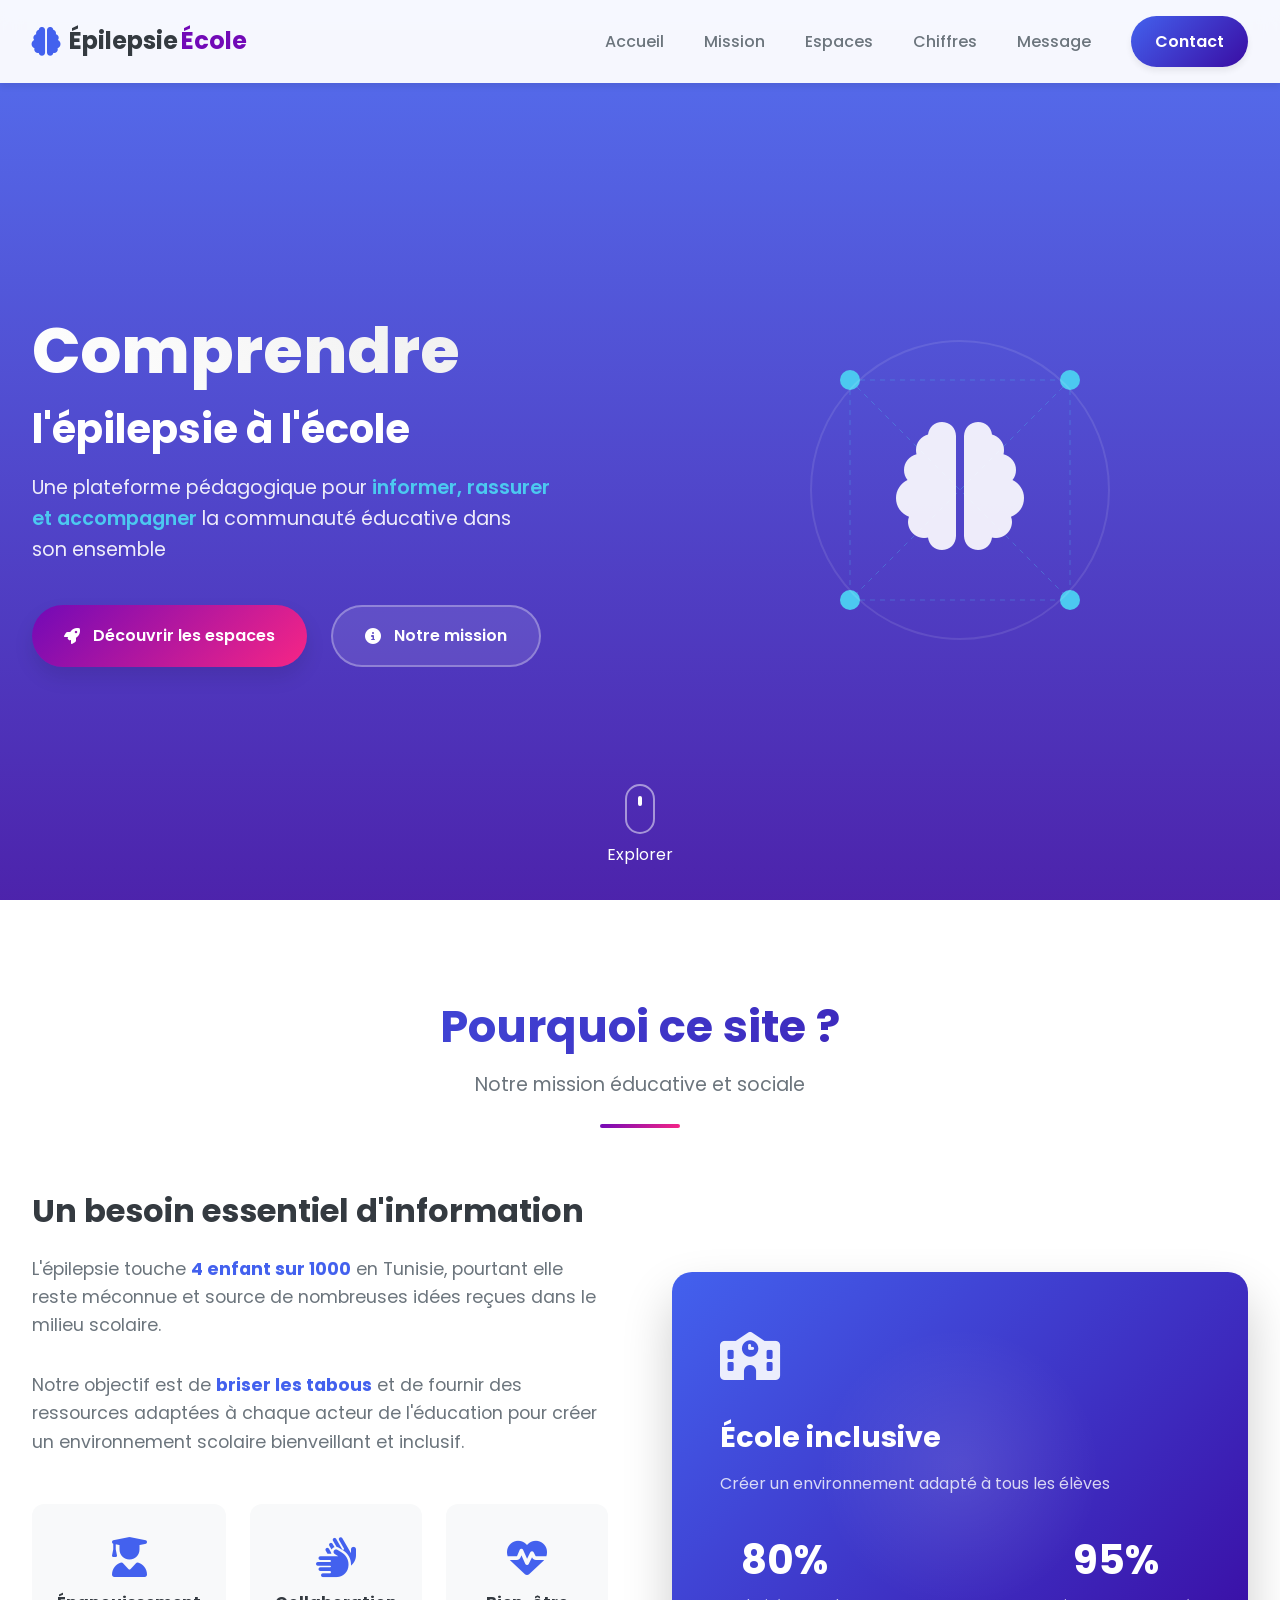
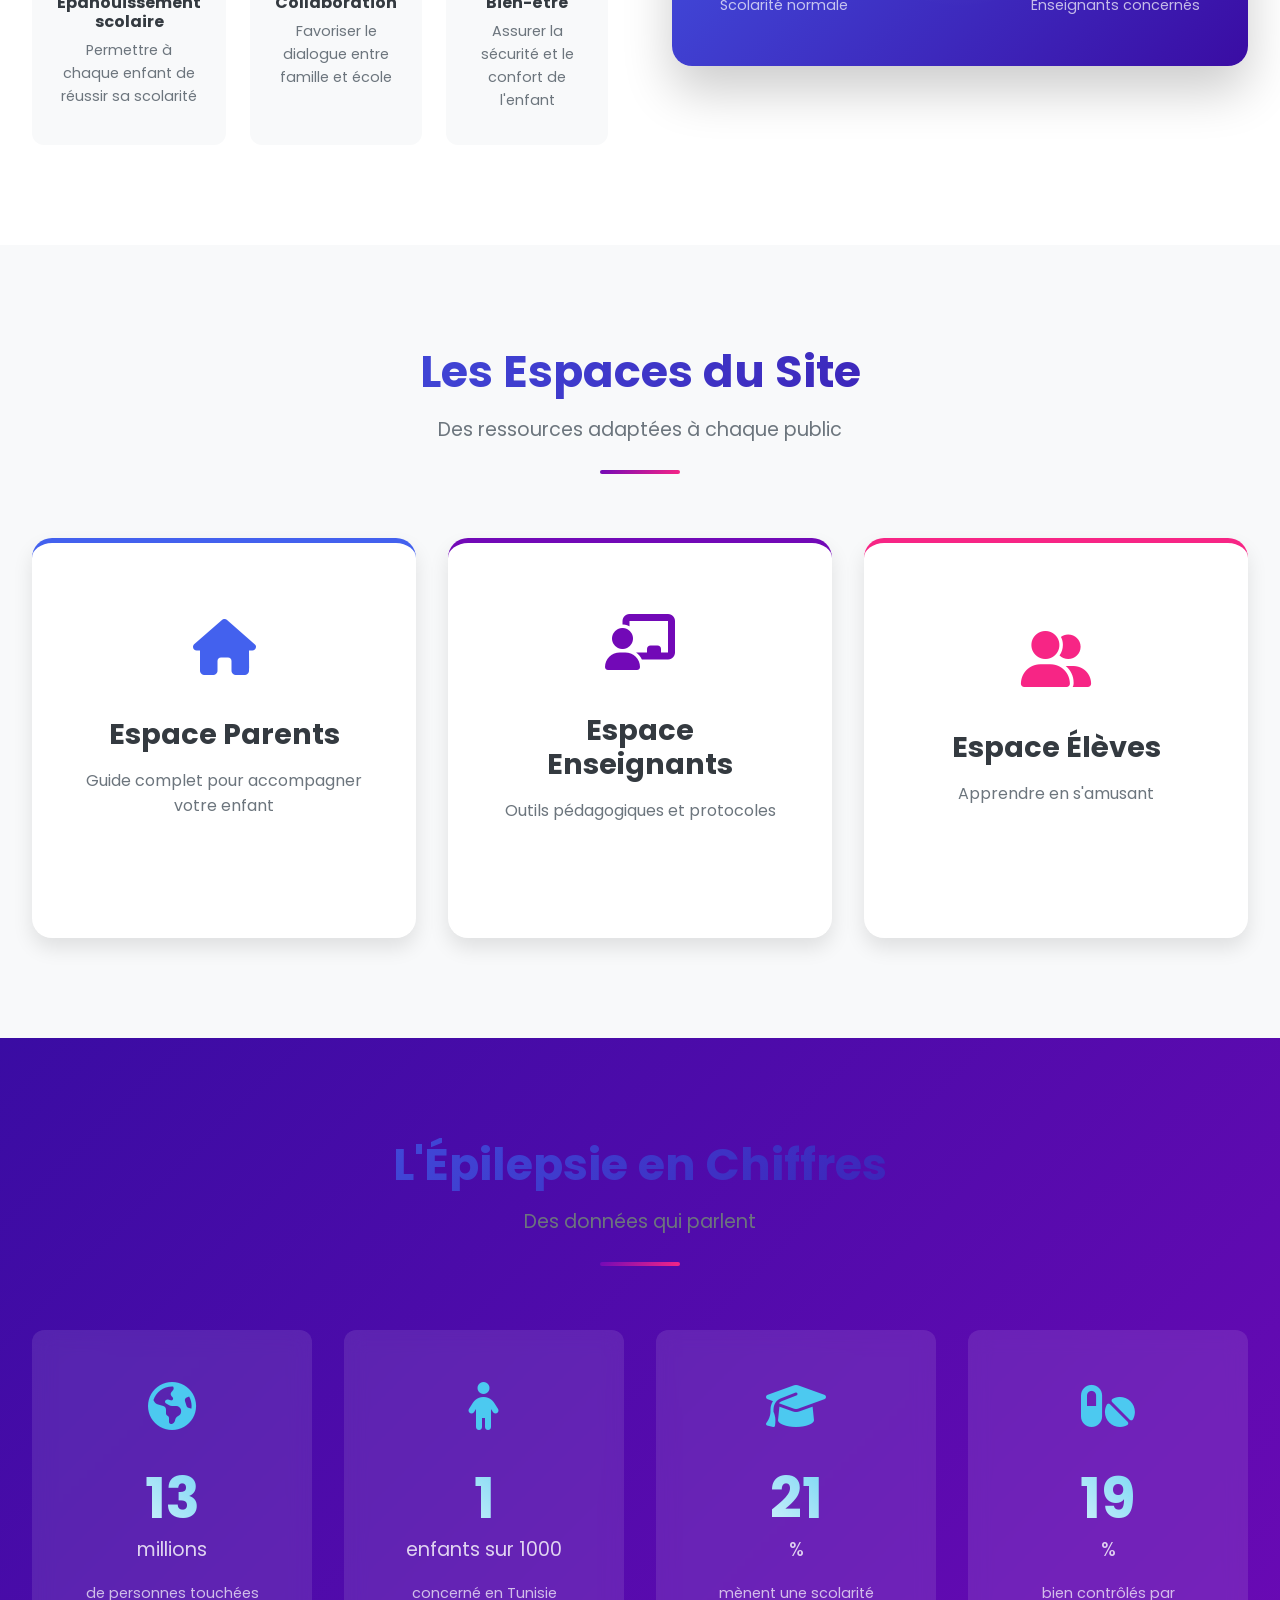
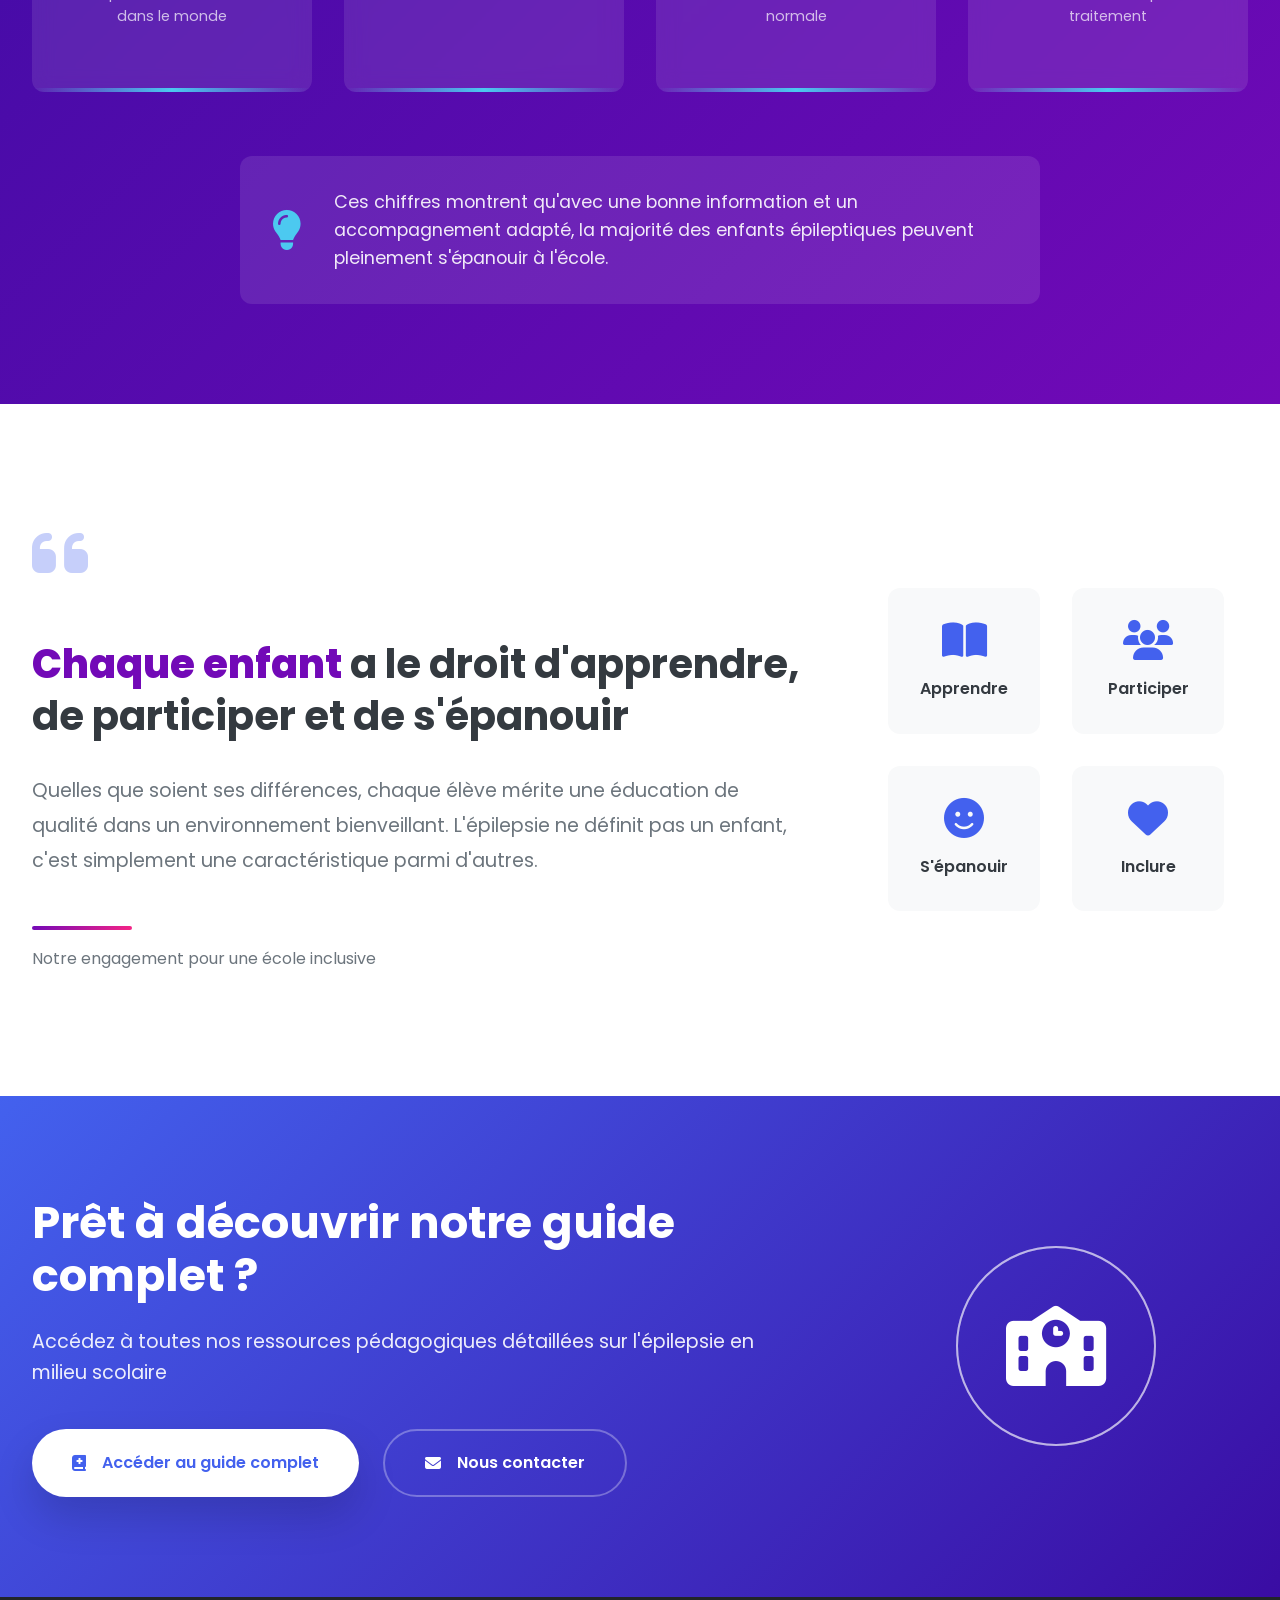
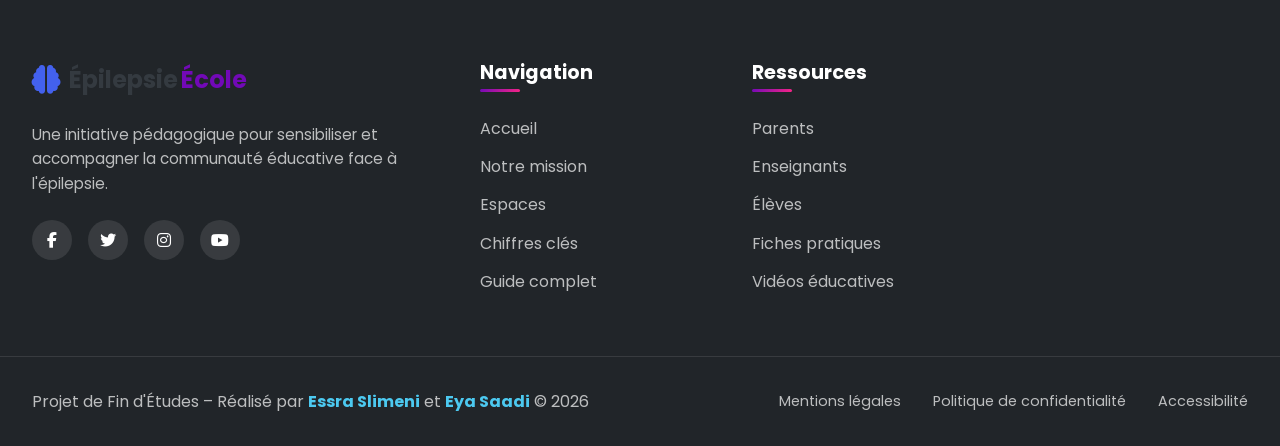
<file: index.html>
<!DOCTYPE html>
<html lang="fr">
<head>
    <meta charset="UTF-8">
    <meta name="viewport" content="width=device-width, initial-scale=1.0">
    <title>Épilepsie à l'École | Accueil</title>
    <link rel="icon" type="image/png" href="assets/icons/favicon-epilepsi.png">
    <link rel="stylesheet" href="css/accueil.css">
    <link href="https://fonts.googleapis.com/css2?family=Poppins:wght@300;400;500;600;700;800&family=Montserrat:wght@400;500;600&display=swap" rel="stylesheet">
    <link rel="stylesheet" href="https://cdnjs.cloudflare.com/ajax/libs/font-awesome/6.4.0/css/all.min.css">
    <link rel="stylesheet" href="https://cdnjs.cloudflare.com/ajax/libs/animate.css/4.1.1/animate.min.css">
</head>
<body>

    <!-- Navigation -->
    <nav class="navbar">
        <div class="nav-container">
            <a href="index.html" class="logo">
                <i class="fas fa-brain"></i>
                <span>Épilepsie<span class="logo-highlight">École</span></span>
            </a>
            <div class="nav-links">
                <a href="#home" class="nav-link active">Accueil</a>
                <a href="#pourquoi" class="nav-link">Mission</a>
                <a href="#espaces" class="nav-link">Espaces</a>
                <a href="#stats" class="nav-link">Chiffres</a>
                <a href="#message" class="nav-link">Message</a>
                <a href="#contact" class="nav-btn">Contact</a>
            </div>
            <button class="menu-toggle">
                <i class="fas fa-bars"></i>
            </button>
        </div>
    </nav>

    <!-- Hero Section -->
    <header class="hero" id="home">
        <div class="hero-overlay">
            <div class="hero-content">
                <div class="hero-text">
                    <h1 class="animate__animated animate__fadeInDown">
                        <span class="hero-title">Comprendre</span>
                        <span class="hero-subtitle">l'épilepsie à l'école</span>
                    </h1>
                    <p class="hero-description animate__animated animate__fadeInUp">
                        Une plateforme pédagogique pour <span class="highlight">informer, rassurer et accompagner</span> 
                        la communauté éducative dans son ensemble
                    </p>
                    <div class="hero-buttons animate__animated animate__fadeInUp">
                        <a href="#espaces" class="btn-primary">
                            <i class="fas fa-rocket"></i> Découvrir les espaces
                        </a>
                        <a href="#pourquoi" class="btn-secondary">
                            <i class="fas fa-info-circle"></i> Notre mission
                        </a>
                    </div>
                </div>
                <div class="hero-visual">
                    <div class="brain-animation">
                        <div class="neuron" style="--delay: 0s"></div>
                        <div class="neuron" style="--delay: 0.5s"></div>
                        <div class="neuron" style="--delay: 1s"></div>
                        <div class="neuron" style="--delay: 1.5s"></div>
                        <div class="pulse-circle"></div>
                        <div class="brain-icon">
                            <i class="fas fa-brain"></i>
                        </div>
                    </div>
                </div>
            </div>
            <a href="#pourquoi" class="scroll-indicator">
                <div class="mouse">
                    <div class="wheel"></div>
                </div>
                <span>Explorer</span>
            </a>
        </div>
    </header>

    <!-- Section Pourquoi -->
    <section class="pourquoi" id="pourquoi">
        <div class="section-header">
            <h2 class="section-title">Pourquoi ce site ?</h2>
            <p class="section-subtitle">Notre mission éducative et sociale</p>
            <div class="section-divider"></div>
        </div>
        <div class="pourquoi-content">
            <div class="pourquoi-text">
                <h3>Un besoin essentiel d'information</h3>
                <p>
                    L'épilepsie touche <strong>4 enfant sur 1000</strong> en Tunisie, pourtant elle reste méconnue et source de nombreuses idées reçues dans le milieu scolaire.
                </p>
                <p>
                    Notre objectif est de <strong>briser les tabous</strong> et de fournir des ressources adaptées à chaque acteur de l'éducation pour créer un environnement scolaire bienveillant et inclusif.
                </p>
                <div class="objectifs-grid">
                    <div class="objectif">
                        <i class="fas fa-user-graduate"></i>
                        <h4>Épanouissement scolaire</h4>
                        <p>Permettre à chaque enfant de réussir sa scolarité</p>
                    </div>
                    <div class="objectif">
                        <i class="fas fa-hands"></i>
                        <h4>Collaboration</h4>
                        <p>Favoriser le dialogue entre famille et école</p>
                    </div>
                    <div class="objectif">
                        <i class="fas fa-heartbeat"></i>
                        <h4>Bien-être</h4>
                        <p>Assurer la sécurité et le confort de l'enfant</p>
                    </div>
                </div>
            </div>
            <div class="pourquoi-visual">
                <div class="visual-card">
                    <div class="visual-content">
                        <div class="visual-icon">
                            <i class="fas fa-school"></i>
                        </div>
                        <h4>École inclusive</h4>
                        <p>Créer un environnement adapté à tous les élèves</p>
                        <div class="visual-stats">
                            <div class="stat">
                                <span class="number">80%</span>
                                <span class="label">Scolarité normale</span>
                            </div>
                            <div class="stat">
                                <span class="number">95%</span>
                                <span class="label">Enseignants concernés</span>
                            </div>
                        </div>
                    </div>
                </div>
            </div>
        </div>
    </section>

    <!-- Section Espaces -->
    <section class="espaces" id="espaces">
        <div class="section-header">
            <h2 class="section-title">Les Espaces du Site</h2>
            <p class="section-subtitle">Des ressources adaptées à chaque public</p>
            <div class="section-divider"></div>
        </div>
        <div class="espaces-container">

            <!-- Carte Parents -->
            <div class="espace-card parents-card">
                <div class="card-inner">
                    <div class="card-front">
                        <div class="card-icon"><i class="fas fa-home"></i></div>
                        <h3>Espace Parents</h3>
                        <p>Guide complet pour accompagner votre enfant</p>
                        <div class="card-hover"><span>Cliquez pour explorer</span> <i class="fas fa-chevron-right"></i></div>
                    </div>
                    <div class="card-back">
                        <h4>Ce que vous trouverez :</h4>
                        <ul>
                            <li><i class="fas fa-stethoscope"></i> Informations médicales</li>
                            <li><i class="fas fa-comments"></i> Conseils psychologiques</li>
                            <li><i class="fas fa-gavel"></i> Droits et démarches</li>
                            <li><i class="fas fa-handshake"></i> Collaboration école</li>
                        </ul>
                        <a href="espace-parents.html" class="card-action" data-target="parents">Accéder à l'espace</a>
                    </div>
                </div>
            </div>

            <!-- Carte Enseignants -->
            <div class="espace-card teachers-card">
                <div class="card-inner">
                    <div class="card-front">
                        <div class="card-icon"><i class="fas fa-chalkboard-teacher"></i></div>
                        <h3>Espace Enseignants</h3>
                        <p>Outils pédagogiques et protocoles</p>
                        <div class="card-hover"><span>Cliquez pour explorer</span> <i class="fas fa-chevron-right"></i></div>
                    </div>
                    <div class="card-back">
                        <h4>Ce que vous trouverez :</h4>
                        <ul>
                            <li><i class="fas fa-file-alt"></i> Fiches pédagogiques</li>
                            <li><i class="fas fa-first-aid"></i> Gestes d'urgence</li>
                            <li><i class="fas fa-user-friends"></i> Inclusion en classe</li>
                            <li><i class="fas fa-tools"></i> Adaptations pratiques</li>
                        </ul>
                        <a href="espace-enseignants.html" class="card-action" data-target="enseignants">Accéder à l'espace</a>
                    </div>
                </div>
            </div>

            <!-- Carte Élèves -->
            <div class="espace-card students-card">
                <div class="card-inner">
                    <div class="card-front">
                        <div class="card-icon"><i class="fas fa-user-friends"></i></div>
                        <h3>Espace Élèves</h3>
                        <p>Apprendre en s'amusant</p>
                        <div class="card-hover"><span>Cliquez pour explorer</span> <i class="fas fa-chevron-right"></i></div>
                    </div>
                    <div class="card-back">
                        <h4>Ce que vous trouverez :</h4>
                        <ul>
                            <li><i class="fas fa-book"></i> Histoires illustrées</li>
                            <li><i class="fas fa-gamepad"></i> Jeux éducatifs</li>
                            <li><i class="fas fa-video"></i> Vidéos explicatives</li>
                            <li><i class="fas fa-heart"></i> Développer l'empathie</li>
                        </ul>
                        <a href="espace-eleves.html" class="card-action" data-target="eleves">Accéder à l'espace</a>
                    </div>
                </div>
            </div>

        </div>
    </section>

    <!-- Section Statistiques Animées -->
    <section class="stats-section" id="stats">
        <div class="section-header">
            <h2 class="section-title">L'Épilepsie en Chiffres</h2>
            <p class="section-subtitle">Des données qui parlent</p>
            <div class="section-divider"></div>
        </div>
        <div class="stats-grid">
            <div class="stat-card">
                <div class="stat-icon"><i class="fas fa-globe-americas"></i></div>
                <div class="stat-content">
                    <h3 class="stat-number" data-count="50">50</h3>
                    <span class="stat-suffix">millions</span>
                    <p class="stat-label">de personnes touchées dans le monde</p>
                </div>
                <div class="stat-wave"></div>
            </div>

            <div class="stat-card">
                <div class="stat-icon"><i class="fas fa-child"></i></div>
                <div class="stat-content">
                    <h3 class="stat-number" data-count="4">4</h3>
                    <span class="stat-suffix">enfants sur 1000</span>
                    <p class="stat-label">concerné en Tunisie</p>
                </div>
                <div class="stat-wave"></div>
            </div>

            <div class="stat-card">
                <div class="stat-icon"><i class="fas fa-graduation-cap"></i></div>
                <div class="stat-content">
                    <h3 class="stat-number" data-count="80">85</h3>
                    <span class="stat-suffix">%</span>
                    <p class="stat-label">mènent une scolarité normale</p>
                </div>
                <div class="stat-wave"></div>
            </div>

            <div class="stat-card">
                <div class="stat-icon"><i class="fas fa-pills"></i></div>
                <div class="stat-content">
                    <h3 class="stat-number" data-count="70">70</h3>
                    <span class="stat-suffix">%</span>
                    <p class="stat-label">bien contrôlés par traitement</p>
                </div>
                <div class="stat-wave"></div>
            </div>
        </div>
        <div class="stats-note">
            <i class="fas fa-lightbulb"></i>
            <p>Ces chiffres montrent qu'avec une bonne information et un accompagnement adapté, la majorité des enfants épileptiques peuvent pleinement s'épanouir à l'école.</p>
        </div>
    </section>

    <!-- Section Message Inspirant -->
    <section class="message-section" id="message">
        <div class="message-container">
            <div class="message-content">
                <div class="quote-icon">
                    <i class="fas fa-quote-left"></i>
                </div>
                <h2 class="message-title">
                    <span class="message-highlight">Chaque enfant</span> a le droit d'apprendre, de participer et de s'épanouir
                </h2>
                <p class="message-text">
                    Quelles que soient ses différences, chaque élève mérite une éducation de qualité dans un environnement bienveillant. L'épilepsie ne définit pas un enfant, c'est simplement une caractéristique parmi d'autres.
                </p>
                <div class="message-signature">
                    <div class="signature-line"></div>
                    <p>Notre engagement pour une école inclusive</p>
                </div>
            </div>
            <div class="message-visual">
                <div class="visual-elements">
                    <div class="element" style="--delay: 0s">
                        <i class="fas fa-book-open"></i> <span>Apprendre</span>
                    </div>
                    <div class="element" style="--delay: 0.2s">
                        <i class="fas fa-users"></i> <span>Participer</span>
                    </div>
                    <div class="element" style="--delay: 0.4s">
                        <i class="fas fa-smile"></i> <span>S'épanouir</span>
                    </div>
                    <div class="element" style="--delay: 0.6s">
                        <i class="fas fa-heart"></i> <span>Inclure</span>
                    </div>
                </div>
            </div>
        </div>
    </section>

    <!-- Call to Action -->
    <section class="cta-section">
        <div class="cta-container">
            <div class="cta-content">
                <h2>Prêt à découvrir notre guide complet ?</h2>
                <p>Accédez à toutes nos ressources pédagogiques détaillées sur l'épilepsie en milieu scolaire</p>
                <div class="cta-buttons">
                    <a href="guide.html" class="cta-btn primary">
                        <i class="fas fa-book-medical"></i> Accéder au guide complet
                    </a>
                    <a href="#contact" class="cta-btn secondary">
                        <i class="fas fa-envelope"></i> Nous contacter
                    </a>
                </div>
            </div>
            <div class="cta-illustration">
                <div class="illustration">
                    <i class="fas fa-school"></i>
                    <div class="pulse-ring"></div>
                    <div class="pulse-ring" style="--delay: 1s"></div>
                    <div class="pulse-ring" style="--delay: 2s"></div>
                </div>
            </div>
        </div>
    </section>

    <!-- Footer -->
    <footer class="footer" id="contact">
        <div class="footer-container">

            <div class="footer-brand">
                <a href="index.html" class="logo">
                    <i class="fas fa-brain"></i>
                    <span>Épilepsie<span class="logo-highlight">École</span></span>
                </a>
                <p class="footer-description">
                    Une initiative pédagogique pour sensibiliser et accompagner la communauté éducative face à l'épilepsie.
                </p>
                <div class="social-links">
                    <a href="#" class="social-link" aria-label="Facebook"><i class="fab fa-facebook-f"></i></a>
                    <a href="#" class="social-link" aria-label="Twitter"><i class="fab fa-twitter"></i></a>
                    <a href="#" class="social-link" aria-label="Instagram"><i class="fab fa-instagram"></i></a>
                    <a href="#" class="social-link" aria-label="YouTube"><i class="fab fa-youtube"></i></a>
                </div>
            </div>

            <div class="footer-links">
                <div class="link-group">
                    <h4>Navigation</h4>
                    <a href="#home">Accueil</a>
                    <a href="#pourquoi">Notre mission</a>
                    <a href="#espaces">Espaces</a>
                    <a href="#stats">Chiffres clés</a>
                    <a href="guide.html">Guide complet</a>
                </div>
                <div class="link-group">
                    <h4>Ressources</h4>
                    <a href="#">Parents</a>
                    <a href="#">Enseignants</a>
                    <a href="#">Élèves</a>
                    <a href="#">Fiches pratiques</a>
                    <a href="#">Vidéos éducatives</a>
                </div>
                <div class="link-group">
                    
                </div>
            </div>

        </div>

        <div class="footer-bottom">
            <div class="footer-bottom-content">
                <p>Projet de Fin d'Études – Réalisé par <strong>Essra Slimeni</strong> et <strong>Eya Saadi</strong> © 2026</p>
                <div class="footer-extra">
                    <a href="#">Mentions légales</a>
                    <a href="#">Politique de confidentialité</a>
                    <a href="#">Accessibilité</a>
                </div>
            </div>
        </div>

        <button class="back-to-top" id="backToTop">
            <i class="fas fa-arrow-up"></i>
        </button>
    </footer>

    <script src="js/accueil.js"></script>
</body>
</html>
</file>
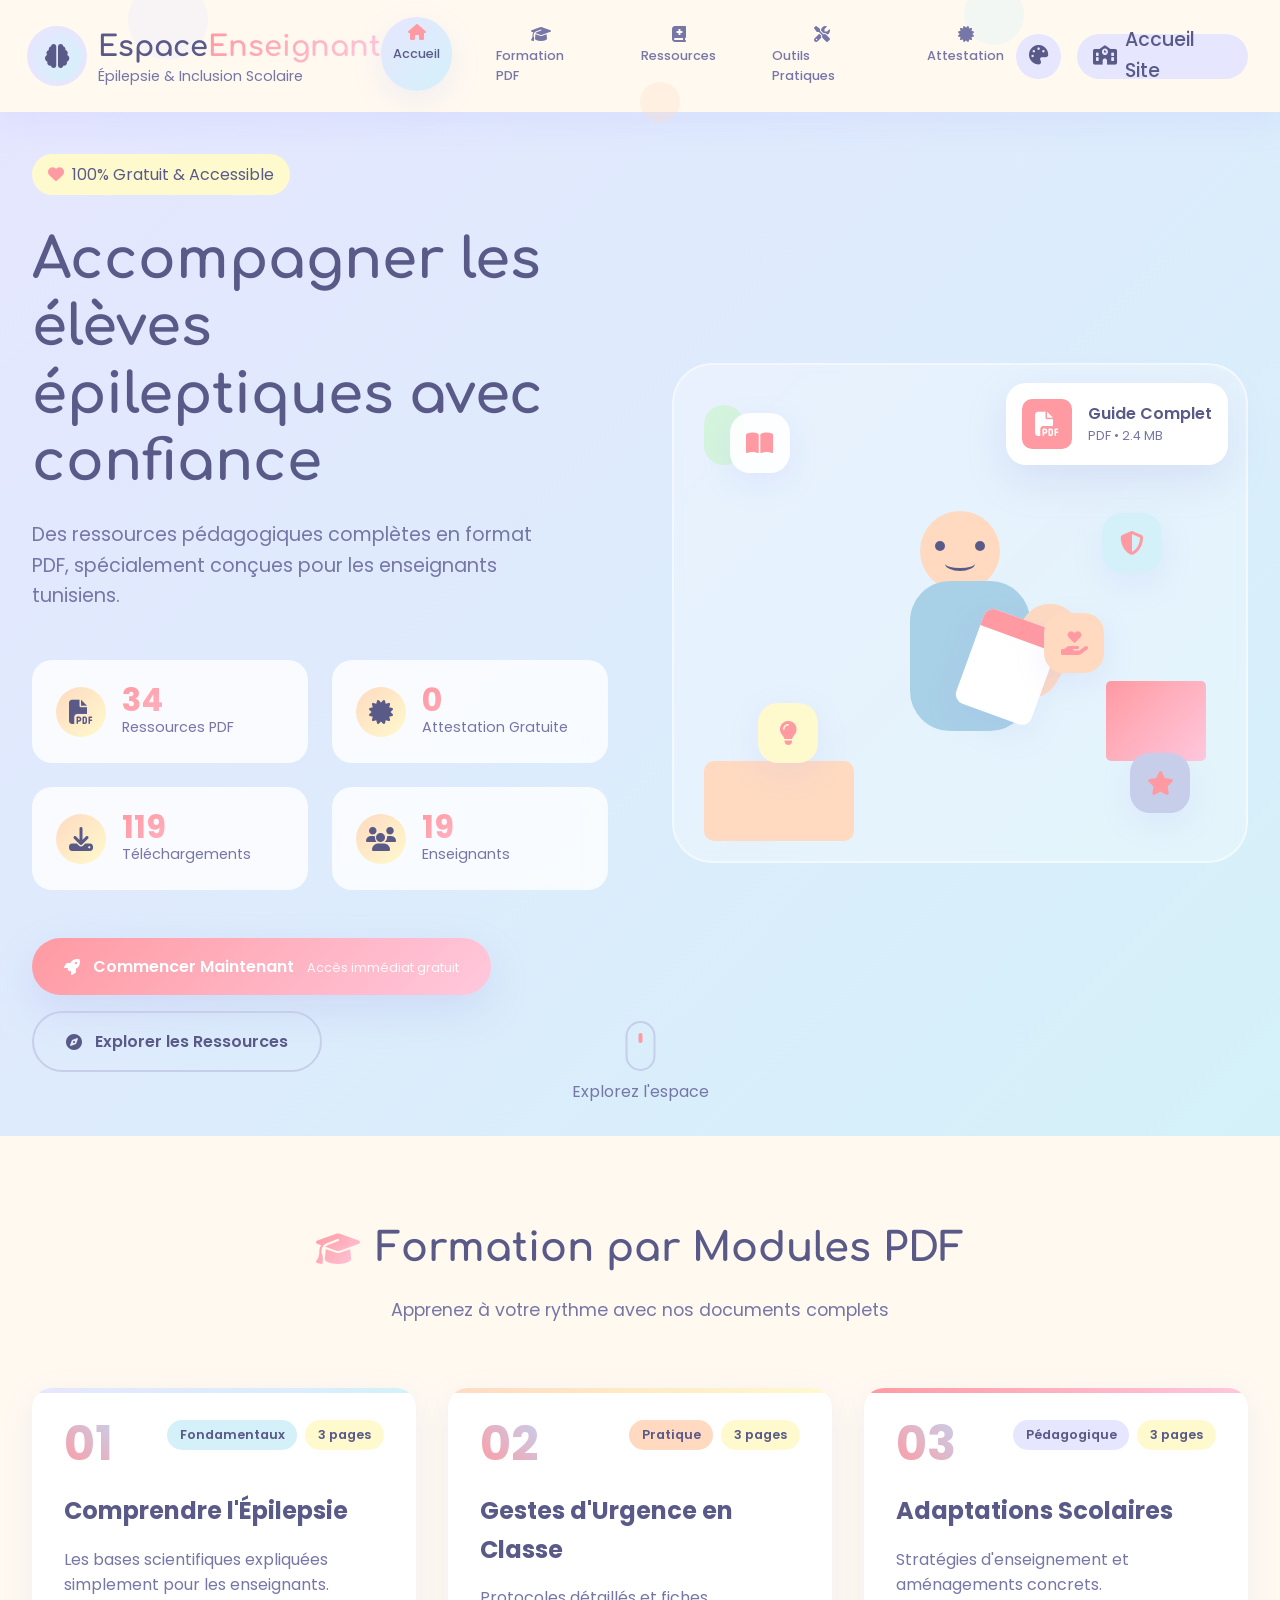
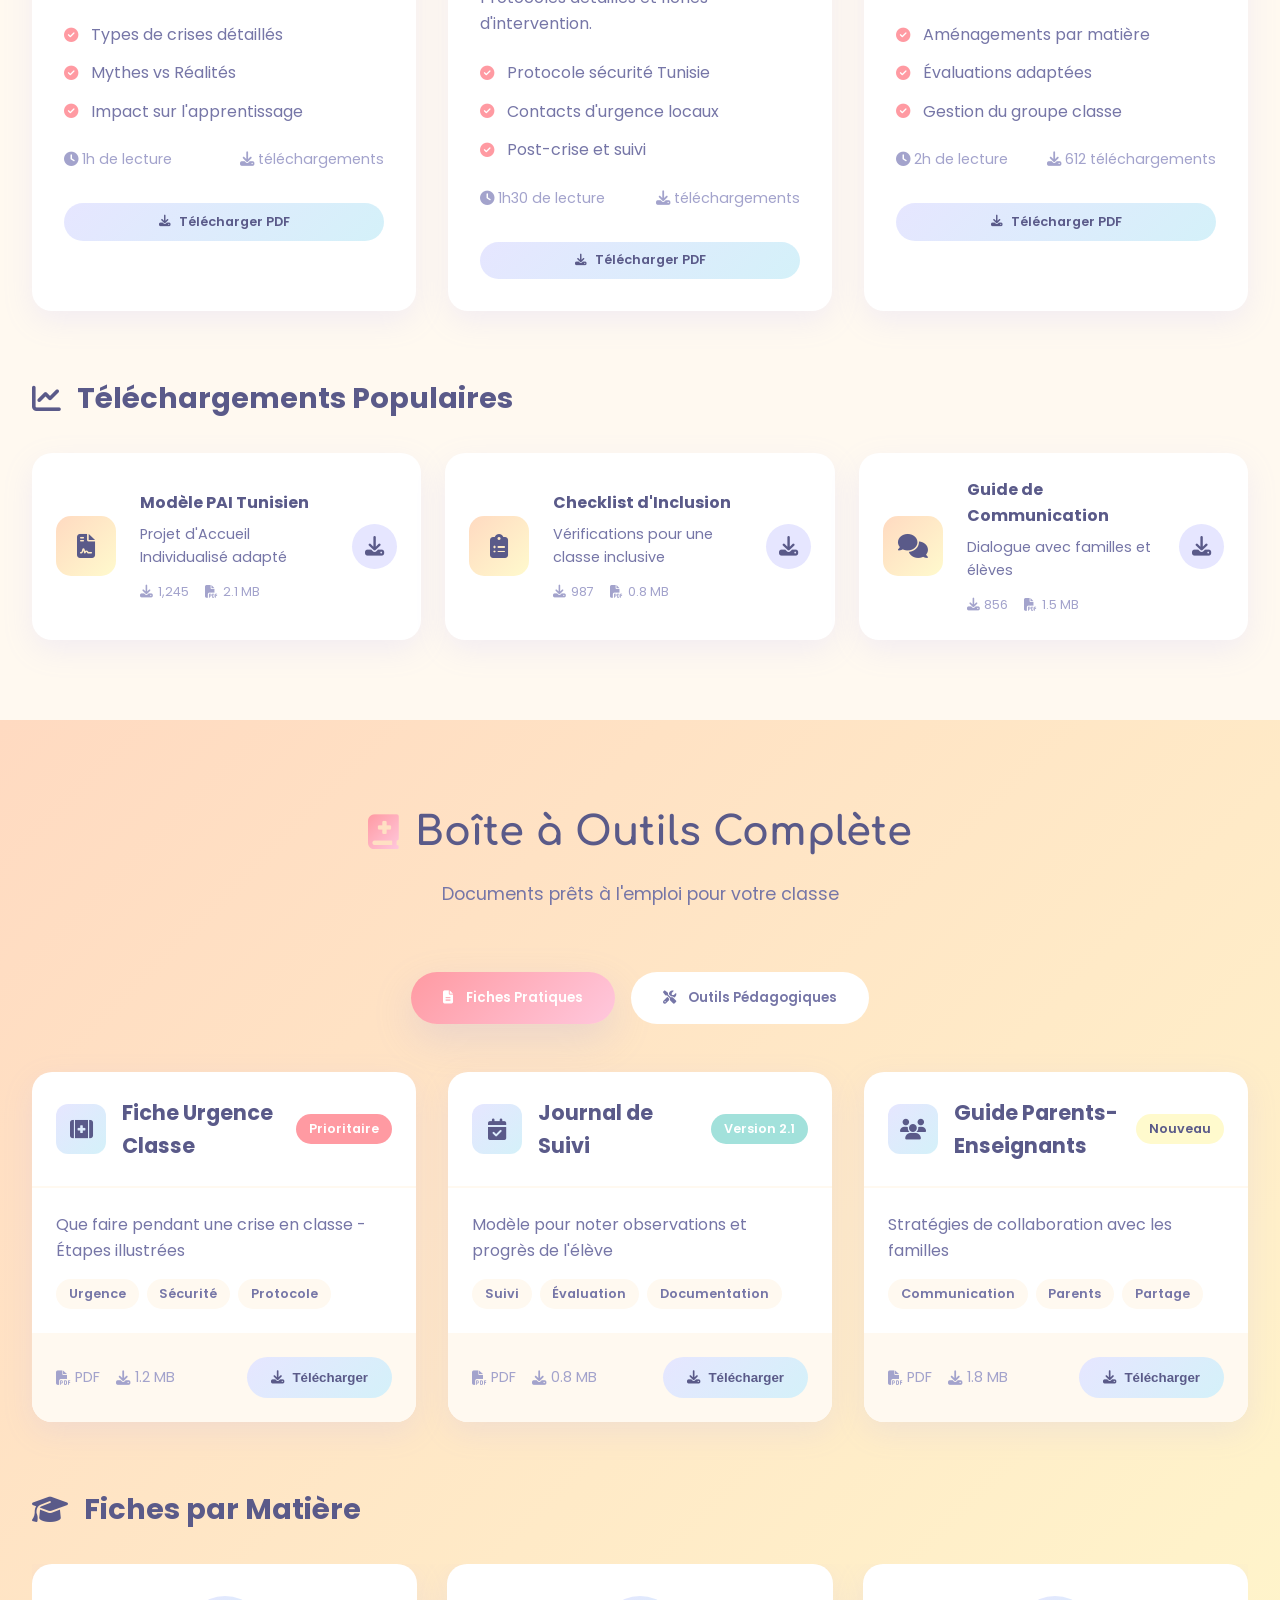
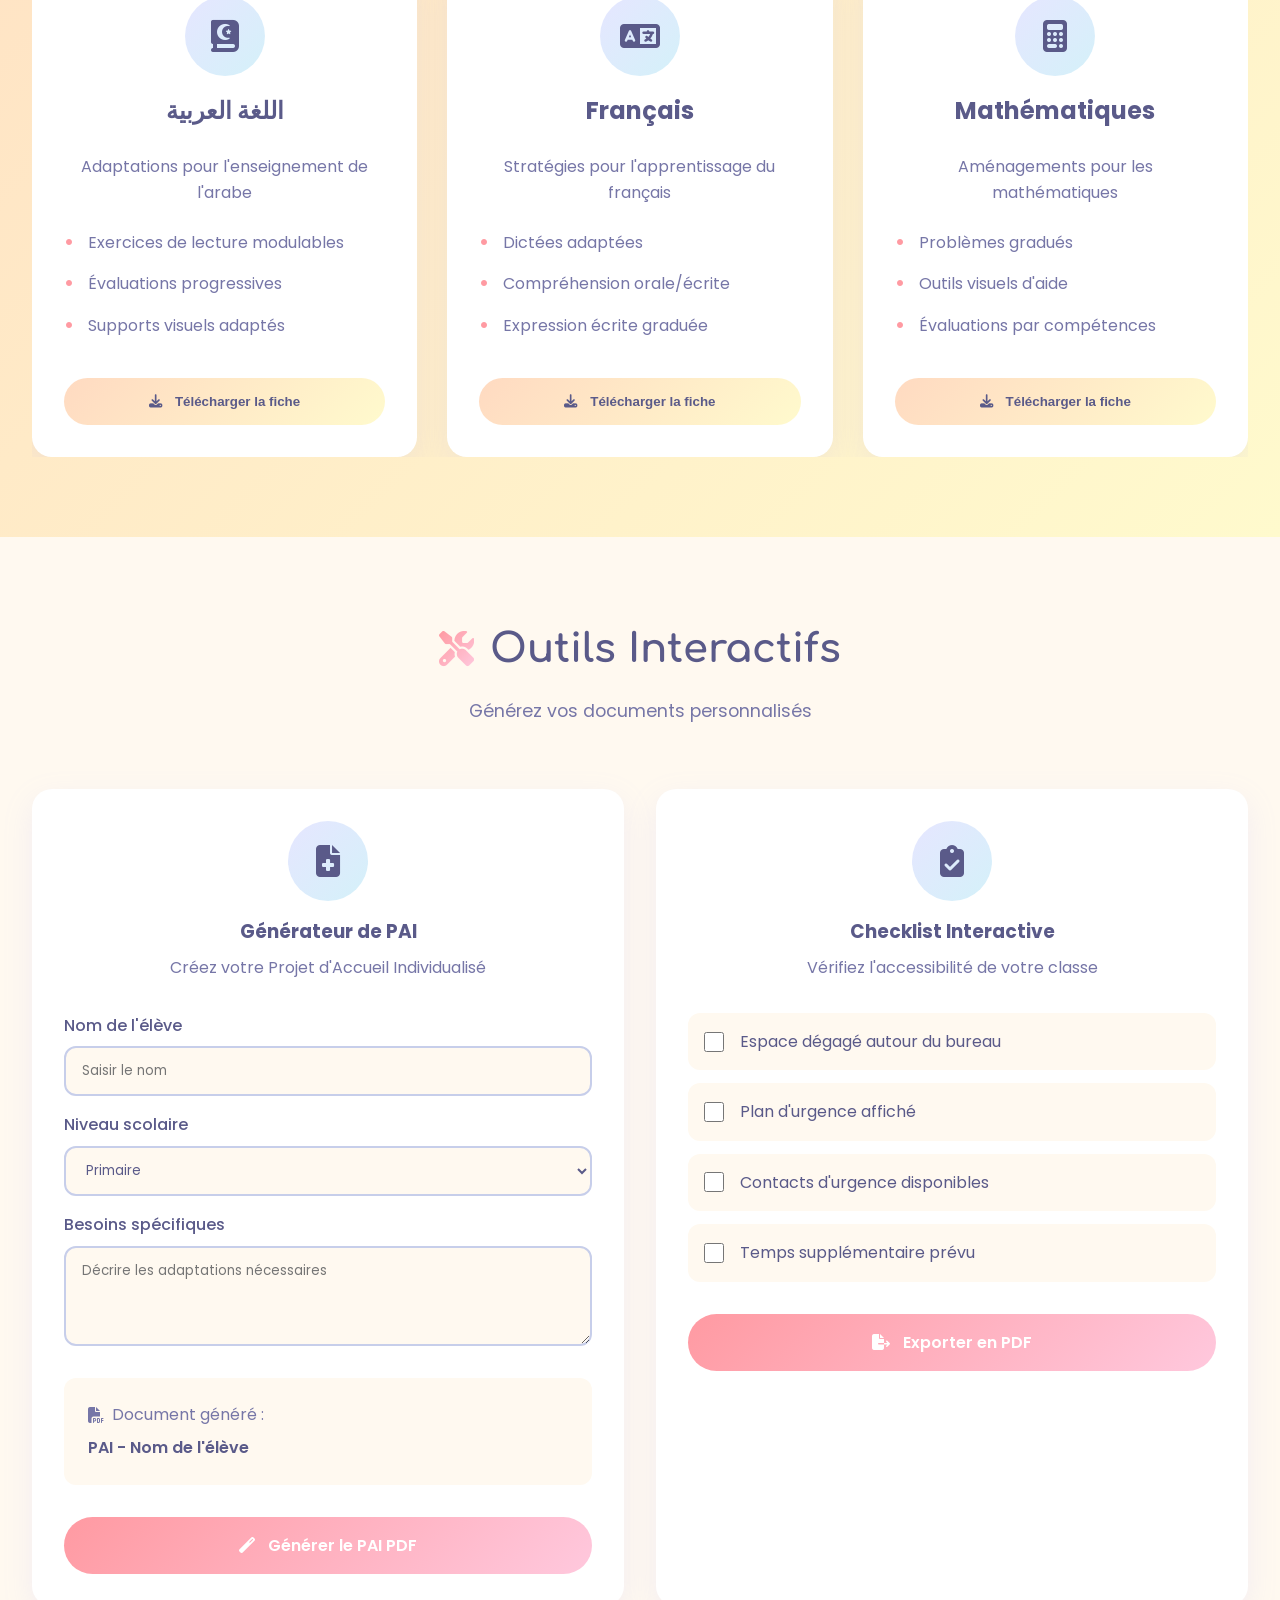
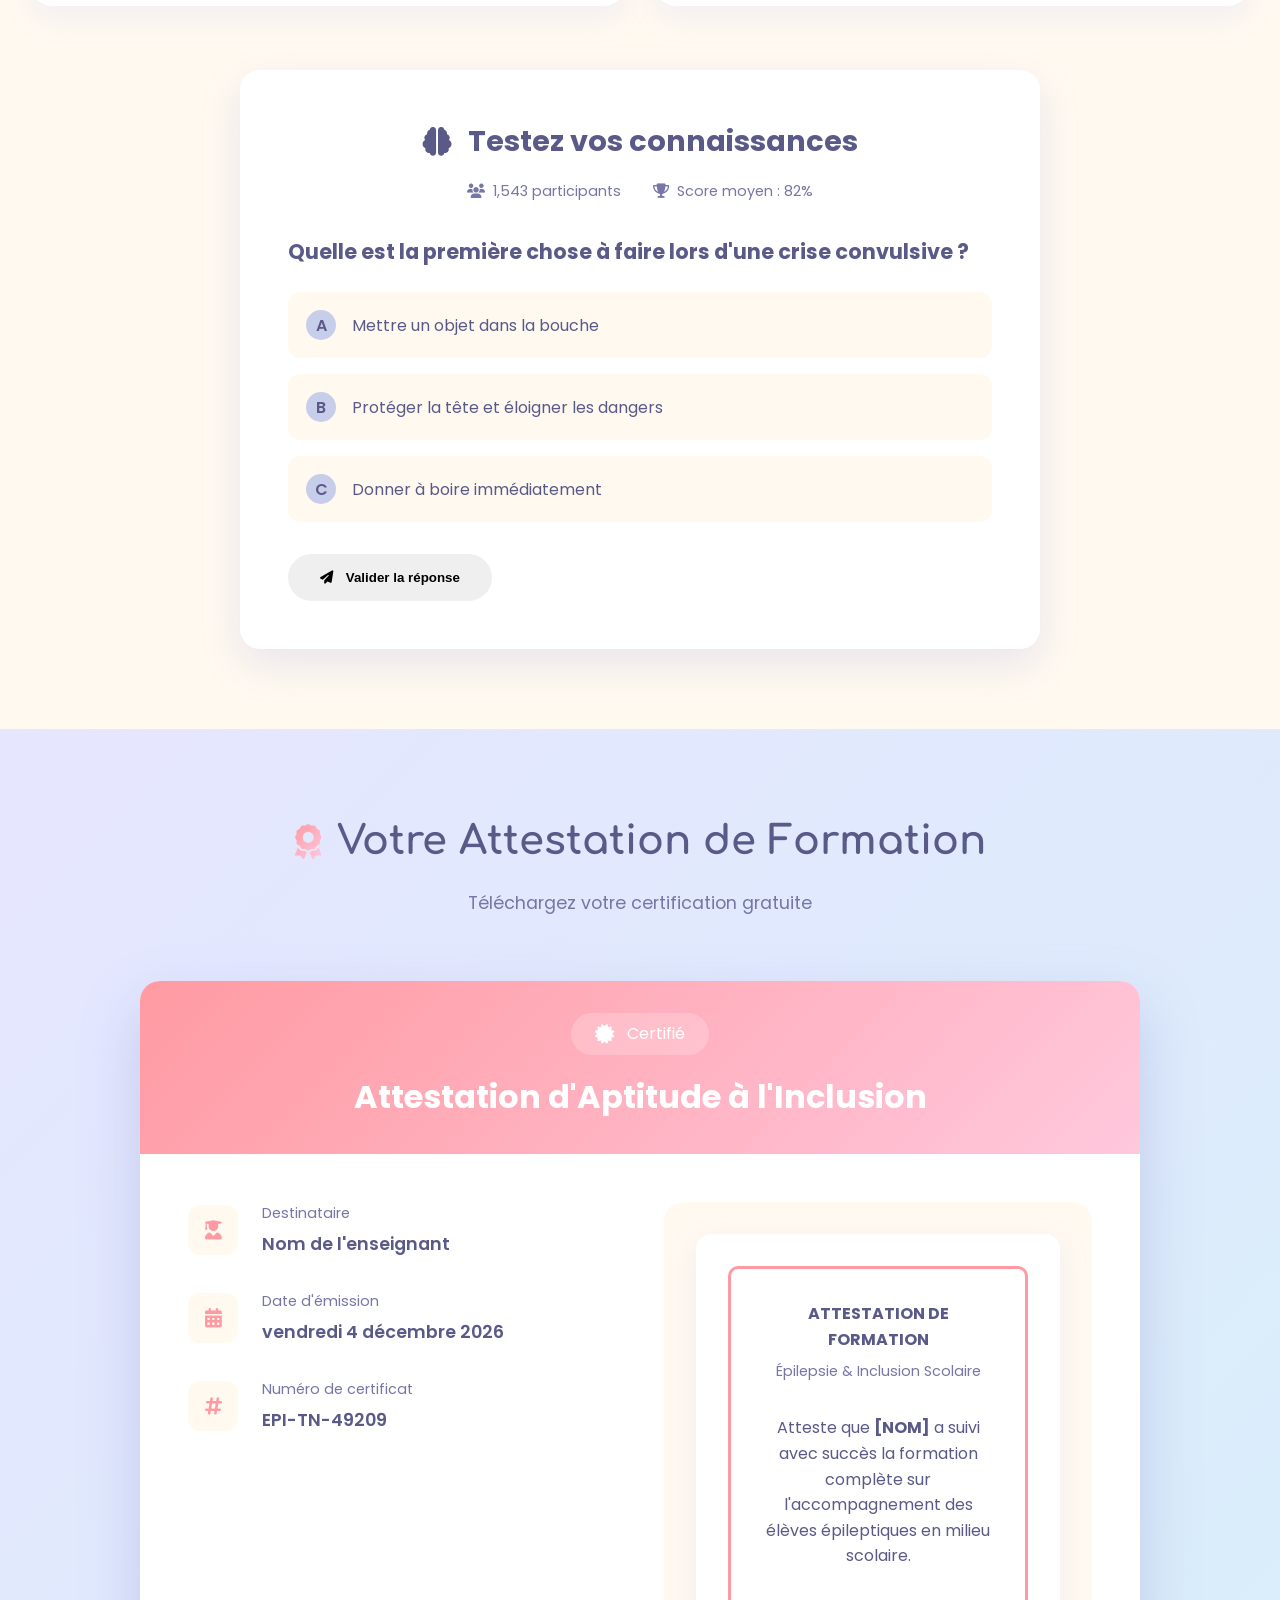
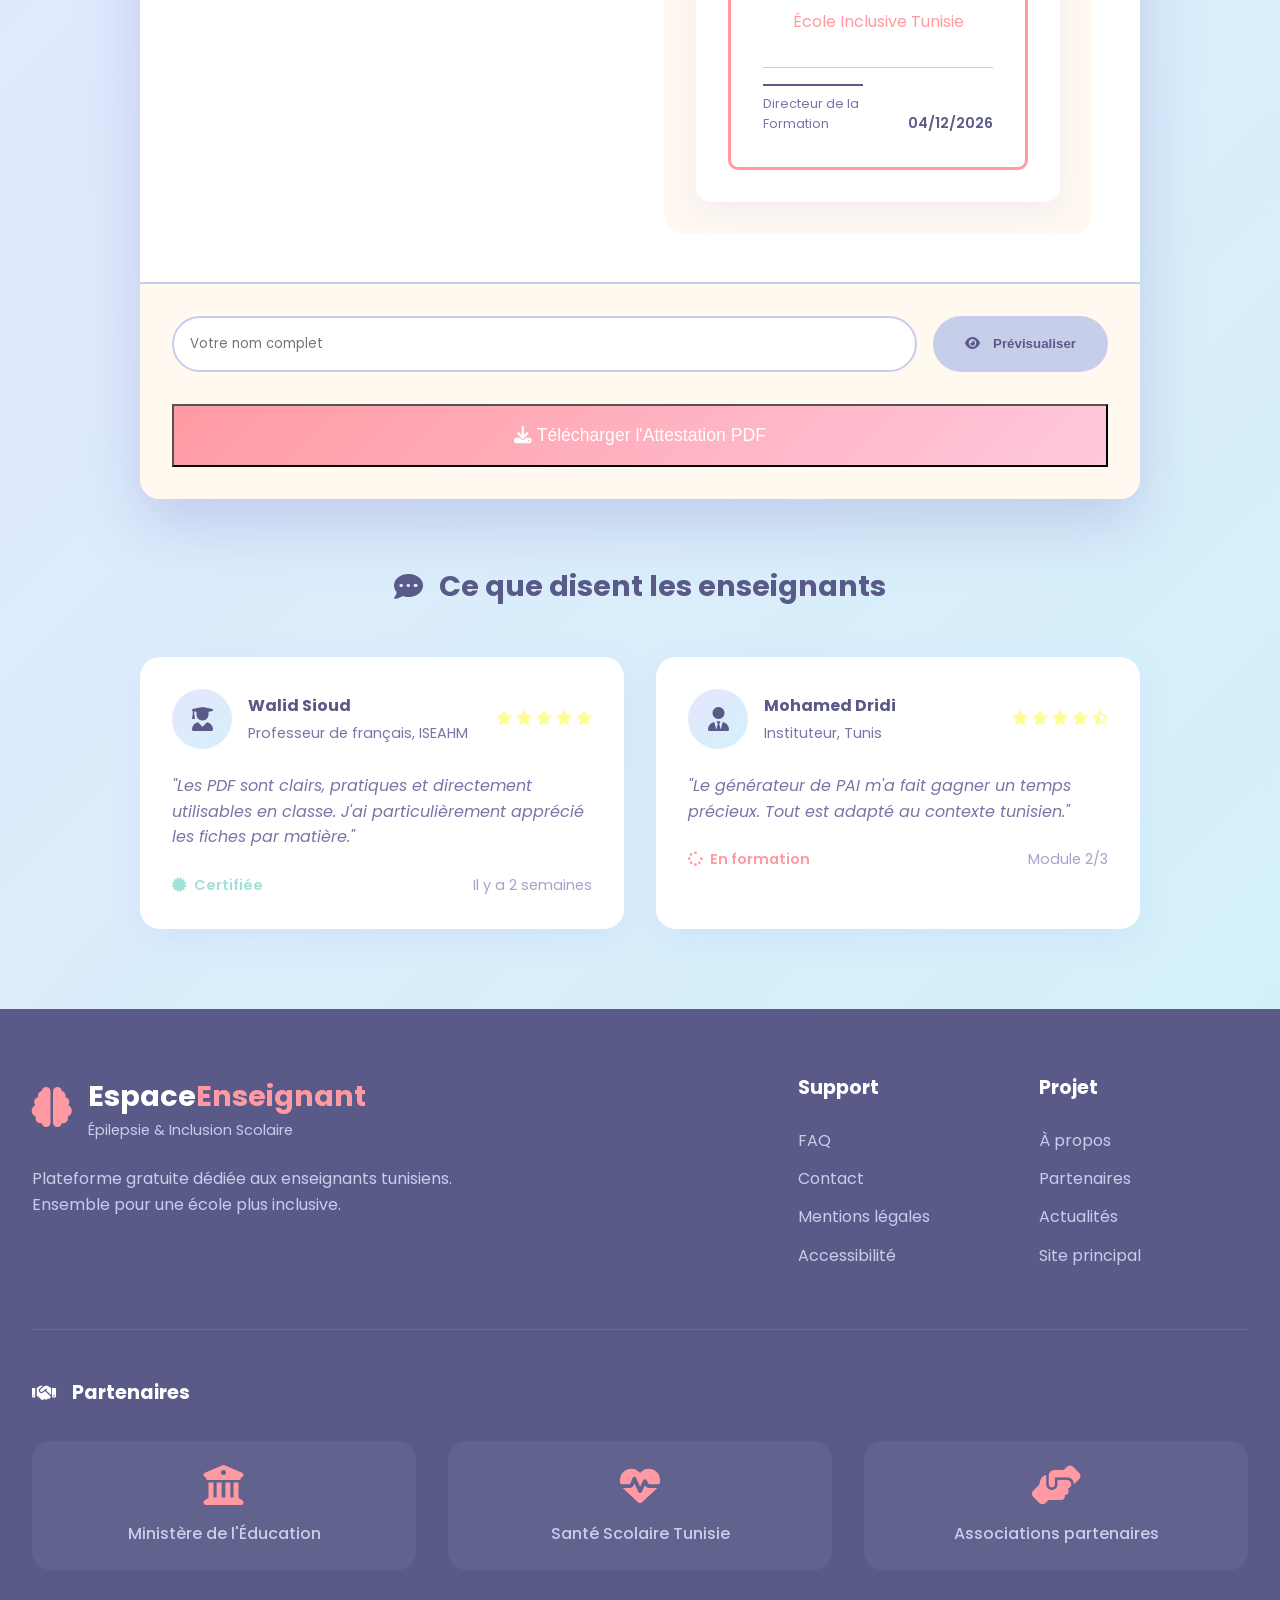
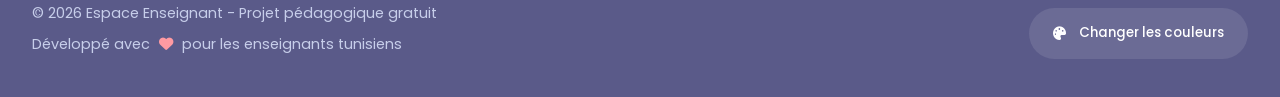
<file: espace-enseignants.html>
Hala
<!DOCTYPE html>
<html lang="fr">

<head>
    <meta charset="UTF-8">
    <meta name="viewport" content="width=device-width, initial-scale=1.0">
    <title>Espace Enseignant - Épilepsie & Inclusion Scolaire</title>
    <link rel="icon" type="image/png" href="assets/icons/favicon-epilepsi.png">
    <link rel="stylesheet" href="css/espace-enseignants.css">
    <link rel="stylesheet" href="https://cdnjs.cloudflare.com/ajax/libs/font-awesome/6.4.0/css/all.min.css">
    <link
        href="https://fonts.googleapis.com/css2?family=Poppins:wght@300;400;500;600;700&family=Nunito:wght@300;400;600;700&family=Comfortaa:wght@400;500;600&display=swap"
        rel="stylesheet">
    <link rel="stylesheet" href="https://cdn.jsdelivr.net/npm/swiper@9/swiper-bundle.min.css">
</head>

<body>
    <!-- Navigation -->
    <nav class="nav-pastel">
        <div class="nav-container">
            <div class="nav-brand">
                <div class="logo-icon">
                    <i class="fas fa-brain"></i>
                    <div class="pulse-effect"></div>
                </div>
                <div class="logo-text">
                    <h1>Espace<span class="highlight">Enseignant</span></h1>
                    <p>Épilepsie & Inclusion Scolaire</p>
                </div>
            </div>

            <div class="nav-menu">
                <a href="#accueil" class="nav-link active">
                    <i class="fas fa-home"></i>
                    <span>Accueil</span>
                </a>
                <a href="#formation" class="nav-link">
                    <i class="fas fa-graduation-cap"></i>
                    <span>Formation PDF</span>
                </a>
                <a href="#ressources" class="nav-link">
                    <i class="fas fa-book-medical"></i>
                    <span>Ressources</span>
                </a>
                <a href="#outils" class="nav-link">
                    <i class="fas fa-tools"></i>
                    <span>Outils Pratiques</span>
                </a>
                <a href="#attestation" class="nav-link">
                    <i class="fas fa-certificate"></i>
                    <span>Attestation</span>
                </a>
            </div>

            <div class="nav-actions">
                <button class="theme-toggle" id="themeToggle">
                    <i class="fas fa-palette"></i>
                </button>
                <a href="index.html" class="btn-home">
                    <i class="fas fa-school"></i>
                    <span>Accueil Site</span>
                </a>
            </div>

            <button class="nav-toggle" id="navToggle">
                <i class="fas fa-bars"></i>
            </button>
        </div>

        <!-- Éléments décoratifs -->
        <div class="nav-decoration">
            <div class="bubble bubble-1"></div>
            <div class="bubble bubble-2"></div>
            <div class="bubble bubble-3"></div>
        </div>
    </nav>

    <!-- Hero Section -->
    <section class="hero-section" id="accueil">
        <div class="hero-container">
            <div class="hero-content">
                <div class="hero-badge">
                    <i class="fas fa-heart"></i>
                    <span>100% Gratuit & Accessible</span>
                </div>

                <h1 class="hero-title">
                    <span class="title-line">Accompagner les élèves</span>
                    <span class="title-line highlight">épileptiques avec confiance</span>
                </h1>

                <p class="hero-subtitle">
                    Des ressources pédagogiques complètes en format PDF,
                    spécialement conçues pour les enseignants tunisiens.
                </p>

                <div class="hero-stats">
                    <div class="stat-card">
                        <div class="stat-icon">
                            <i class="fas fa-file-pdf"></i>
                        </div>
                        <div class="stat-info">
                            <span class="stat-number" data-count="35">0</span>
                            <span class="stat-label">Ressources PDF</span>
                        </div>
                    </div>

                    <div class="stat-card">
                        <div class="stat-icon">
                            <i class="fas fa-certificate"></i>
                        </div>
                        <div class="stat-info">
                            <span class="stat-number" data-count="1">0</span>
                            <span class="stat-label">Attestation Gratuite</span>
                        </div>
                    </div>

                    <div class="stat-card">
                        <div class="stat-icon">
                            <i class="fas fa-download"></i>
                        </div>
                        <div class="stat-info">
                            <span class="stat-number" data-count="120">0</span>
                            <span class="stat-label">Téléchargements</span>
                        </div>
                    </div>

                    <div class="stat-card">
                        <div class="stat-icon">
                            <i class="fas fa-users"></i>
                        </div>
                        <div class="stat-info">
                            <span class="stat-number" data-count="20">0</span>
                            <span class="stat-label">Enseignants</span>
                        </div>
                    </div>
                </div>

                <div class="hero-actions">
                    <button class="btn-primary" id="startNow">
                        <i class="fas fa-rocket"></i>
                        Commencer Maintenant
                        <span class="btn-sub">Accès immédiat gratuit</span>
                    </button>
                    <button class="btn-secondary" id="exploreResources">
                        <i class="fas fa-compass"></i>
                        Explorer les Ressources
                    </button>
                </div>
            </div>

            <div class="hero-visual">
                <!-- Éléments flottants -->
                <div class="floating-elements">
                    <div class="float-element element-1">
                        <i class="fas fa-book-open"></i>
                    </div>
                    <div class="float-element element-2">
                        <i class="fas fa-shield-alt"></i>
                    </div>
                    <div class="float-element element-3">
                        <i class="fas fa-lightbulb"></i>
                    </div>
                    <div class="float-element element-4">
                        <i class="fas fa-hand-holding-heart"></i>
                    </div>
                    <div class="float-element element-5">
                        <i class="fas fa-star"></i>
                    </div>
                </div>

                <!-- Illustration principale -->
                <div class="main-illustration">
                    <div class="teacher-figure">
                        <div class="teacher-head">
                            <div class="teacher-face">
                                <div class="eye"></div>
                                <div class="eye"></div>
                                <div class="smile"></div>
                            </div>
                        </div>
                        <div class="teacher-body">
                            <div class="teacher-arm">
                                <div class="document-paper"></div>
                            </div>
                        </div>
                    </div>

                    <div class="classroom-elements">
                        <div class="desk"></div>
                        <div class="books"></div>
                        <div class="plant"></div>
                    </div>
                </div>

                <!-- PDF flottant -->
                <div class="floating-pdf">
                    <div class="pdf-icon">
                        <i class="fas fa-file-pdf"></i>
                    </div>
                    <div class="pdf-info">
                        <span class="pdf-title">Guide Complet</span>
                        <span class="pdf-size">PDF • 2.4 MB</span>
                    </div>
                </div>
            </div>
        </div>

        <!-- Indicateur de défilement -->
        <div class="scroll-indicator">
            <div class="mouse">
                <div class="wheel"></div>
            </div>
            <p>Explorez l'espace</p>
        </div>
    </section>

    <!-- Formation PDF Section -->
    <section class="formation-section" id="formation">
        <div class="section-header">
            <h2>
                <i class="fas fa-graduation-cap"></i>
                Formation par Modules PDF
            </h2>
            <p class="section-subtitle">Apprenez à votre rythme avec nos documents complets</p>
        </div>

        <div class="formation-container">
            <!-- Module 1 -->
            <div class="module-card module-1">
                <div class="module-header">
                    <span class="module-number">01</span>
                    <div class="module-tags">
                        <span class="tag foundation">Fondamentaux</span>
                        <span class="tag pages">3 pages</span>
                    </div>
                </div>
                <div class="module-content">
                    <h3>Comprendre l'Épilepsie</h3>
                    <p class="module-description">
                        Les bases scientifiques expliquées simplement pour les enseignants.
                    </p>
                    <ul class="module-topics">
                        <li><i class="fas fa-check-circle"></i> Types de crises détaillés</li>
                        <li><i class="fas fa-check-circle"></i> Mythes vs Réalités</li>
                        <li><i class="fas fa-check-circle"></i> Impact sur l'apprentissage</li>
                    </ul>
                    <div class="module-meta">
                        <span><i class="fas fa-clock"></i> 1h de lecture</span>
                        <span><i class="fas fa-download"></i> téléchargements</span>
                    </div>
                </div>
                <div class="module-actions">

                    <button type="button" class="btn-download-pdf" data-file="Comprendre l'Épilepsie.pdf"
                        data-pdf="enseignants/Comprendre l'Épilepsie.pdf">
                        <i class="fas fa-download"></i>
                        Télécharger PDF
                    </button>
                </div>
            </div>

            <!-- Module 2 -->
            <div class="module-card module-2">
                <div class="module-header">
                    <span class="module-number">02</span>
                    <div class="module-tags">
                        <span class="tag practical">Pratique</span>
                        <span class="tag pages">3 pages</span>
                    </div>
                </div>
                <div class="module-content">
                    <h3>Gestes d'Urgence en Classe</h3>
                    <p class="module-description">
                        Protocoles détaillés et fiches d'intervention.
                    </p>
                    <ul class="module-topics">
                        <li><i class="fas fa-check-circle"></i> Protocole sécurité Tunisie</li>
                        <li><i class="fas fa-check-circle"></i> Contacts d'urgence locaux</li>
                        <li><i class="fas fa-check-circle"></i> Post-crise et suivi</li>
                    </ul>
                    <div class="module-meta">
                        <span><i class="fas fa-clock"></i> 1h30 de lecture</span>
                        <span><i class="fas fa-download"></i> téléchargements</span>
                    </div>
                </div>
                <div class="module-actions">

                    <button type="button" class="btn-download-pdf" data-file="Geste d'urgence en classe.pdf"
                        data-pdf="enseignants/Geste d'urgence en classe.pdf">
                        <i class="fas fa-download"></i>
                        Télécharger PDF
                    </button>
                </div>
            </div>

            <!-- Module 3 -->
            <div class="module-card module-3">
                <div class="module-header">
                    <span class="module-number">03</span>
                    <div class="module-tags">
                        <span class="tag pedagogical">Pédagogique</span>
                        <span class="tag pages"> 3 pages</span>
                    </div>
                </div>
                <div class="module-content">
                    <h3>Adaptations Scolaires</h3>
                    <p class="module-description">
                        Stratégies d'enseignement et aménagements concrets.
                    </p>
                    <ul class="module-topics">
                        <li><i class="fas fa-check-circle"></i> Aménagements par matière</li>
                        <li><i class="fas fa-check-circle"></i> Évaluations adaptées</li>
                        <li><i class="fas fa-check-circle"></i> Gestion du groupe classe</li>
                    </ul>
                    <div class="module-meta">
                        <span><i class="fas fa-clock"></i> 2h de lecture</span>
                        <span><i class="fas fa-download"></i> 612 téléchargements</span>
                    </div>
                </div>
                <div class="module-actions">

                    <button type="button" class="btn-download-pdf"
                        data-file="Adaptations Scolaires espace enseignant.pdf"
                        data-pdf="enseignants/Adaptations Scolaires espace enseignant.pdf">
                        <i class="fas fa-download"></i>
                        Télécharger PDF
                    </button>
                </div>
            </div>
        </div>

        <!-- Téléchargements Populaires -->
        <div class="popular-downloads">
            <h3><i class="fas fa-chart-line"></i> Téléchargements Populaires</h3>
            <div class="downloads-grid">
                <div class="download-card">
                    <div class="download-icon">
                        <i class="fas fa-file-contract"></i>
                    </div>
                    <div class="download-info">
                        <h4>Modèle PAI Tunisien</h4>
                        <p>Projet d'Accueil Individualisé adapté</p>
                        <div class="download-stats">
                            <span><i class="fas fa-download"></i> 1,245</span>
                            <span><i class="fas fa-file-pdf"></i> 2.1 MB</span>
                        </div>
                    </div>
                    <button type="button" class="btn-download-small" data-file="PAI à génerer1.pdf"
                        data-pdf="enseignants/PAI à génerer1.pdf">
                        <i class="fas fa-download"></i>
                    </button>
                </div>

                <div class="download-card">
                    <div class="download-icon">
                        <i class="fas fa-clipboard-list"></i>
                    </div>
                    <div class="download-info">
                        <h4>Checklist d'Inclusion</h4>
                        <p>Vérifications pour une classe inclusive</p>
                        <div class="download-stats">
                            <span><i class="fas fa-download"></i> 987</span>
                            <span><i class="fas fa-file-pdf"></i> 0.8 MB</span>
                        </div>
                    </div>
                    <button type="button" class="btn-download-small" data-file="Checklist d’Inclusion.pdf"
                        data-pdf="enseignants/Checklist d’Inclusion.pdf">
                        <i class="fas fa-download"></i>
                    </button>
                </div>

                <div class="download-card">
                    <div class="download-icon">
                        <i class="fas fa-comments"></i>
                    </div>
                    <div class="download-info">
                        <h4>Guide de Communication</h4>
                        <p>Dialogue avec familles et élèves</p>
                        <div class="download-stats">
                            <span><i class="fas fa-download"></i> 856</span>
                            <span><i class="fas fa-file-pdf"></i> 1.5 MB</span>
                        </div>
                    </div>
                    <button type="button" class="btn-download-small" data-file="Guide de Communication.pdf"
                        data-pdf="enseignants/Guide de Communication.pdf">
                        <i class="fas fa-download"></i>
                    </button>
                </div>
            </div>
        </div>
    </section>

    <!-- Ressources Section -->
    <section class="ressources-section" id="ressources">
        <div class="section-header">
            <h2>
                <i class="fas fa-book-medical"></i>
                Boîte à Outils Complète
            </h2>
            <p class="section-subtitle">Documents prêts à l'emploi pour votre classe</p>
        </div>

        <div class="ressources-container">
            <!-- Catégories -->
            <div class="categories-tabs">
                <button class="category-tab active" data-category="fiches">
                    <i class="fas fa-file-alt"></i>
                    Fiches Pratiques
                </button>
                <button class="category-tab" data-category="outils">
                    <i class="fas fa-tools"></i>
                    Outils Pédagogiques
                </button>

            </div>
            <!-- Contenu Fiches -->
            <div class="category-content active" id="fiches-content">
                <div class="ressources-grid">
                    <div class="ressource-card">
                        <div class="ressource-header">
                            <div class="ressource-icon">
                                <i class="fas fa-first-aid"></i>
                            </div>
                            <h3>Fiche Urgence Classe</h3>
                            <span class="ressource-badge">Prioritaire</span>
                        </div>
                        <div class="ressource-body">
                            <p>Que faire pendant une crise en classe - Étapes illustrées</p>
                            <div class="ressource-tags">
                                <span class="tag">Urgence</span>
                                <span class="tag">Sécurité</span>
                                <span class="tag">Protocole</span>
                            </div>
                        </div>
                        <div class="ressource-footer">
                            <div class="file-info">
                                <span><i class="fas fa-file-pdf"></i> PDF</span>
                                <span><i class="fas fa-download"></i> 1.2 MB</span>
                            </div>
                            <button type="button" class="btn-download" data-file="FICHE URGENCE CLASSE.pdf"
                                data-pdf="enseignants/FICHE URGENCE CLASSE.pdf">
                                <i class="fas fa-download"></i>
                                Télécharger
                            </button>
                        </div>
                    </div>

                    <div class="ressource-card">
                        <div class="ressource-header">
                            <div class="ressource-icon">
                                <i class="fas fa-calendar-check"></i>
                            </div>
                            <h3>Journal de Suivi</h3>
                            <span class="ressource-badge version">Version 2.1</span>
                        </div>
                        <div class="ressource-body">
                            <p>Modèle pour noter observations et progrès de l'élève</p>
                            <div class="ressource-tags">
                                <span class="tag">Suivi</span>
                                <span class="tag">Évaluation</span>
                                <span class="tag">Documentation</span>
                            </div>
                        </div>
                        <div class="ressource-footer">
                            <div class="file-info">
                                <span><i class="fas fa-file-pdf"></i> PDF</span>
                                <span><i class="fas fa-download"></i> 0.8 MB</span>
                            </div>
                            <button type="button" class="btn-download" data-file="Journal de suivi.pdf"
                                data-pdf="enseignants/Journal de suivi.pdf">
                                <i class="fas fa-download"></i>
                                Télécharger
                            </button>
                        </div>
                    </div>

                    <div class="ressource-card">
                        <div class="ressource-header">
                            <div class="ressource-icon">
                                <i class="fas fa-users"></i>
                            </div>
                            <h3>Guide Parents-Enseignants</h3>
                            <span class="ressource-badge new">Nouveau</span>
                        </div>
                        <div class="ressource-body">
                            <p>Stratégies de collaboration avec les familles</p>
                            <div class="ressource-tags">
                                <span class="tag">Communication</span>
                                <span class="tag">Parents</span>
                                <span class="tag">Partage</span>
                            </div>
                        </div>
                        <div class="ressource-footer">
                            <div class="file-info">
                                <span><i class="fas fa-file-pdf"></i> PDF</span>
                                <span><i class="fas fa-download"></i> 1.8 MB</span>
                            </div>
                            <button type="button" class="btn-download" data-file="Guide Parents-Enseignants.pdf"
                                data-pdf="enseignants/Guide Parents-Enseignants.pdf">
                                <i class="fas fa-download"></i>
                                Télécharger
                            </button>
                        </div>
                    </div>
                </div>
            </div>
        </div>

        <!-- Fiches par Matière -->
        <div class="matieres-section">
            <h3><i class="fas fa-graduation-cap"></i> Fiches par Matière</h3>
            <div class="matieres-carousel swiper">
                <div class="swiper-wrapper">
                    <!-- Arabe -->
                    <div class="swiper-slide matiere-card">
                        <div class="matiere-header">
                            <div class="matiere-icon">
                                <i class="fas fa-book-quran"></i>
                            </div>
                            <h4>اللغة العربية</h4>
                        </div>
                        <div class="matiere-content">
                            <p>Adaptations pour l'enseignement de l'arabe</p>
                            <ul>
                                <li>Exercices de lecture modulables</li>
                                <li>Évaluations progressives</li>
                                <li>Supports visuels adaptés</li>
                            </ul>
                        </div>
                        <button type="button" class="btn-matiere" data-file="FICHE ARABE.pdf"
                            data-pdf="enseignants/FICHE ARABE.pdf">
                            <i class="fas fa-download"></i>
                            Télécharger la fiche
                        </button>
                    </div>

                    <!-- Français -->
                    <div class="swiper-slide matiere-card">
                        <div class="matiere-header">
                            <div class="matiere-icon">
                                <i class="fas fa-language"></i>
                            </div>
                            <h4>Français</h4>
                        </div>
                        <div class="matiere-content">
                            <p>Stratégies pour l'apprentissage du français</p>
                            <ul>
                                <li>Dictées adaptées</li>
                                <li>Compréhension orale/écrite</li>
                                <li>Expression écrite graduée</li>
                            </ul>
                        </div>
                        <button type="button" class="btn-matiere" data-file="FICHE FRANÇAIS .pdf"
                            data-pdf="enseignants/FICHE FRANÇAIS .pdf">
                            <i class="fas fa-download"></i>
                            Télécharger la fiche
                        </button>
                    </div>

                    <!-- Mathématiques -->
                    <div class="swiper-slide matiere-card">
                        <div class="matiere-header">
                            <div class="matiere-icon">
                                <i class="fas fa-calculator"></i>
                            </div>
                            <h4>Mathématiques</h4>
                        </div>
                        <div class="matiere-content">
                            <p>Aménagements pour les mathématiques</p>
                            <ul>
                                <li>Problèmes gradués</li>
                                <li>Outils visuels d'aide</li>
                                <li>Évaluations par compétences</li>
                            </ul>
                        </div>
                        <button type="button" class="btn-matiere" data-file="FICHE MATHÉMATIQUES .pdf"
                            data-pdf="enseignants/FICHE MATHÉMATIQUES .pdf">
                            <i class="fas fa-download"></i>
                            Télécharger la fiche
                        </button>
                    </div>
                </div>
                <div class="swiper-pagination"></div>
            </div>
        </div>
    </section>

    <!-- Outils Section -->
    <section class="outils-section" id="outils">
        <div class="section-header">
            <h2>
                <i class="fas fa-tools"></i>
                Outils Interactifs
            </h2>
            <p class="section-subtitle">Générez vos documents personnalisés</p>
        </div>

        <div class="outils-grid">
            <!-- Générateur PAI -->
            <div class="outil-card">
                <div class="outil-header">
                    <div class="outil-icon">
                        <i class="fas fa-file-medical"></i>
                    </div>
                    <h3>Générateur de PAI</h3>
                    <p>Créez votre Projet d'Accueil Individualisé</p>
                </div>
                <div class="outil-form">
                    <div class="form-group">
                        <label for="eleveNom">Nom de l'élève</label>
                        <input type="text" id="eleveNom" placeholder="Saisir le nom">
                    </div>
                    <div class="form-group">
                        <label for="niveau">Niveau scolaire</label>
                        <select id="niveau">
                            <option>Primaire</option>
                            <option>Collège</option>
                            <option>Lycée</option>
                        </select>
                    </div>
                    <div class="form-group">
                        <label for="besoins">Besoins spécifiques</label>
                        <textarea id="besoins" placeholder="Décrire les adaptations nécessaires"></textarea>
                    </div>
                </div>
                <div class="outil-preview">
                    <div class="preview-header">
                        <i class="fas fa-file-pdf"></i>
                        <span>Document généré :</span>
                    </div>
                    <p class="preview-text">PAI - <span id="previewNom">Nom de l'élève</span></p>
                </div>
                <button type="button" class="btn-generate" id="generatePai">
                    <i class="fas fa-magic"></i>
                    Générer le PAI PDF
                </button>
            </div>

            <!-- Checklist interactive -->
            <div class="outil-card">
                <div class="outil-header">
                    <div class="outil-icon">
                        <i class="fas fa-clipboard-check"></i>
                    </div>
                    <h3>Checklist Interactive</h3>
                    <p>Vérifiez l'accessibilité de votre classe</p>
                </div>
                <div class="checklist-items">
                    <div class="checklist-item">
                        <input type="checkbox" id="check1">
                        <label for="check1">Espace dégagé autour du bureau</label>
                    </div>
                    <div class="checklist-item">
                        <input type="checkbox" id="check2">
                        <label for="check2">Plan d'urgence affiché</label>
                    </div>
                    <div class="checklist-item">
                        <input type="checkbox" id="check3">
                        <label for="check3">Contacts d'urgence disponibles</label>
                    </div>
                    <div class="checklist-item">
                        <input type="checkbox" id="check4">
                        <label for="check4">Temps supplémentaire prévu</label>
                    </div>
                </div>
                <!--
<div class="checklist-progress">
    <div class="progress-bar">
        <div class="progress-fill" id="checklistProgress"></div>
    </div>
    <span class="progress-text">0% complété</span>
</div>
-->

                <button type="button" class="btn-generate" id="saveChecklist">
                    <i class="fas fa-file-export"></i>
                    Exporter en PDF
                </button>
            </div>
        </div>

        <!-- Quiz interactif -->
        <div class="quiz-container">
            <div class="quiz-header">
                <h3><i class="fas fa-brain"></i> Testez vos connaissances</h3>
                <div class="quiz-stats">
                    <span><i class="fas fa-users"></i> 1,543 participants</span>
                    <span><i class="fas fa-trophy"></i> Score moyen : 82%</span>
                </div>
            </div>

            <div class="quiz-content">
                <div class="quiz-question">
                    <h4>Quelle est la première chose à faire lors d'une crise convulsive ?</h4>
                    <div class="quiz-options">
                        <label class="quiz-option">
                            <input type="radio" name="quiz1" value="A">
                            <span class="option-letter">A</span>
                            <span class="option-text">Mettre un objet dans la bouche</span>
                        </label>
                        <label class="quiz-option">
                            <input type="radio" name="quiz1" value="B">
                            <span class="option-letter">B</span>
                            <span class="option-text">Protéger la tête et éloigner les dangers</span>
                        </label>
                        <label class="quiz-option">
                            <input type="radio" name="quiz1" value="C">
                            <span class="option-letter">C</span>
                            <span class="option-text">Donner à boire immédiatement</span>
                        </label>
                    </div>
                </div>

                <div class="quiz-actions">
                    <button class="btn-quiz" id="submitQuiz">
                        <i class="fas fa-paper-plane"></i>
                        Valider la réponse
                    </button>
                    <button class="btn-quiz secondary" id="nextQuiz" style="display: none;">
                        Question suivante
                        <i class="fas fa-arrow-right"></i>
                    </button>
                    <button class="btn-quiz secondary" id="restartQuiz" style="display: none;">
                        <i class="fas fa-redo"></i>
                        Recommencer
                    </button>
                </div>
            </div>
        </div>
    </section>

    <!-- Attestation Section -->
    <section class="attestation-section" id="attestation">
        <div class="section-header">
            <h2>
                <i class="fas fa-award"></i>
                Votre Attestation de Formation
            </h2>
            <p class="section-subtitle">Téléchargez votre certification gratuite</p>
        </div>

        <div class="attestation-container">
            <div class="attestation-card">
                <div class="attestation-header">
                    <div class="badge-certified">
                        <i class="fas fa-certificate"></i>
                        <span>Certifié</span>
                    </div>
                    <h3>Attestation d'Aptitude à l'Inclusion</h3>
                </div>

                <div class="attestation-body">
                    <div class="attestation-info">
                        <div class="info-item">
                            <i class="fas fa-user-graduate"></i>
                            <div>
                                <span class="info-label">Destinataire</span>
                                <span class="info-value" id="userName">Nom de l'enseignant</span>
                            </div>
                        </div>
                        <div class="info-item">
                            <i class="fas fa-calendar-alt"></i>
                            <div>
                                <span class="info-label">Date d'émission</span>
                                <span class="info-value" id="currentDate">--/--/----</span>
                            </div>
                        </div>
                        <div class="info-item">
                            <i class="fas fa-hashtag"></i>
                            <div>
                                <span class="info-label">Numéro de certificat</span>
                                <span class="info-value">EPI-TN-<span id="certNumber">00000</span></span>
                            </div>
                        </div>
                    </div>

                    <div class="attestation-preview">
                        <div class="preview-certificate">
                            <div class="certificate-border">
                                <div class="certificate-header">
                                    <h4>ATTESTATION DE FORMATION</h4>
                                    <p>Épilepsie & Inclusion Scolaire</p>
                                </div>
                                <div class="certificate-body">
                                    <p>Atteste que <strong id="previewName">[NOM]</strong> a suivi avec succès la
                                        formation complète sur l'accompagnement des élèves épileptiques en milieu
                                        scolaire.</p>
                                    <div class="certificate-seal">
                                        <i class="fas fa-seal"></i>
                                        <span>École Inclusive Tunisie</span>
                                    </div>
                                </div>
                                <div class="certificate-footer">
                                    <div class="signature">
                                        <div class="sig-line"></div>
                                        <span>Directeur de la Formation</span>
                                    </div>
                                    <div class="date">
                                        <span id="previewDate">Date</span>
                                    </div>
                                </div>
                            </div>
                        </div>
                    </div>
                </div>

                <div class="attestation-actions">
                    <div class="form-personalize">
                        <input type="text" id="inputName" placeholder="Votre nom complet">
                        <button class="btn-preview-name" id="previewNameBtn">
                            <i class="fas fa-eye"></i>
                            Prévisualiser
                        </button>
                    </div>
                    <button class="btn-download-cert" id="downloadCert">
                        <i class="fas fa-download"></i>
                        Télécharger l'Attestation PDF
                    </button>
                </div>
            </div>
        </div>

        <!-- Témoignages -->
        <div class="testimonials">
            <h3><i class="fas fa-comment-dots"></i> Ce que disent les enseignants</h3>
            <div class="testimonials-grid">
                <div class="testimonial-card">
                    <div class="testimonial-header">
                        <div class="avatar">
                            <i class="fas fa-user-graduate"></i>
                        </div>
                        <div>
                            <h4>Walid Sioud</h4>
                            <span>Professeur de français, ISEAHM</span>
                        </div>
                        <div class="rating">
                            <i class="fas fa-star"></i>
                            <i class="fas fa-star"></i>
                            <i class="fas fa-star"></i>
                            <i class="fas fa-star"></i>
                            <i class="fas fa-star"></i>
                        </div>
                    </div>
                    <div class="testimonial-content">
                        <p>"Les PDF sont clairs, pratiques et directement utilisables en classe. J'ai particulièrement
                            apprécié les fiches par matière."</p>
                    </div>
                    <div class="testimonial-footer">
                        <span class="certified"><i class="fas fa-certificate"></i> Certifiée</span>
                        <span class="date">Il y a 2 semaines</span>
                    </div>
                </div>

                <div class="testimonial-card">
                    <div class="testimonial-header">
                        <div class="avatar">
                            <i class="fas fa-user-tie"></i>
                        </div>
                        <div>
                            <h4>Mohamed Dridi</h4>
                            <span>Instituteur, Tunis</span>
                        </div>
                        <div class="rating">
                            <i class="fas fa-star"></i>
                            <i class="fas fa-star"></i>
                            <i class="fas fa-star"></i>
                            <i class="fas fa-star"></i>
                            <i class="fas fa-star-half-alt"></i>
                        </div>
                    </div>
                    <div class="testimonial-content">
                        <p>"Le générateur de PAI m'a fait gagner un temps précieux. Tout est adapté au contexte
                            tunisien."</p>
                    </div>
                    <div class="testimonial-footer">
                        <span class="in-progress"><i class="fas fa-spinner"></i> En formation</span>
                        <span class="date">Module 2/3</span>
                    </div>
                </div>
            </div>
        </div>
    </section>

    <!-- Footer -->
    <footer class="footer-pastel">
        <div class="footer-container">
            <div class="footer-main">
                <div class="footer-brand">
                    <div class="footer-logo">
                        <i class="fas fa-brain"></i>
                        <div>
                            <h3>Espace<span>Enseignant</span></h3>
                            <p>Épilepsie & Inclusion Scolaire</p>
                        </div>
                    </div>
                    <p class="footer-description">
                        Plateforme gratuite dédiée aux enseignants tunisiens.
                        Ensemble pour une école plus inclusive.
                    </p>

                </div>

                <div class="footer-links">
                    <div class="link-group">
                        <!--  <h4>Ressources</h4>
                        <a href="#formation">Formation PDF</a>
                        <a href="#ressources">Fiches pratiques</a>
                        <a href="#outils">Outils interactifs</a>
                        <a href="#attestation">Attestation</a>-->
                    </div>
                    <div class="link-group">
                        <h4>Support</h4>
                        <a href="#">FAQ</a>
                        <a href="#">Contact</a>
                        <a href="#">Mentions légales</a>
                        <a href="#">Accessibilité</a>
                    </div>
                    <div class="link-group">
                        <h4>Projet</h4>
                        <a href="#">À propos</a>
                        <a href="#">Partenaires</a>
                        <a href="#">Actualités</a>
                        <a href="index.html">Site principal</a>
                    </div>
                </div>
            </div>

            <div class="footer-partners">
                <h4><i class="fas fa-handshake"></i> Partenaires</h4>
                <div class="partners-grid">
                    <div class="partner">
                        <i class="fas fa-university"></i>
                        <span>Ministère de l'Éducation</span>
                    </div>
                    <div class="partner">
                        <i class="fas fa-heartbeat"></i>
                        <span>Santé Scolaire Tunisie</span>
                    </div>
                    <div class="partner">
                        <i class="fas fa-hands-helping"></i>
                        <span>Associations partenaires</span>
                    </div>
                </div>
            </div>
        </div>

        <div class="footer-bottom">
            <div class="copyright">
                <p>© 2026 Espace Enseignant - Projet pédagogique gratuit</p>
                <p>Développé avec <i class="fas fa-heart"></i> pour les enseignants tunisiens</p>
            </div>
            <div class="footer-actions">
                <a href="#accueil" class="back-to-top" id="backToTop">
                    <i class="fas fa-chevron-up"></i>
                    Haut de page
                </a>
                <button class="theme-toggle-footer" id="themeToggleFooter">
                    <i class="fas fa-palette"></i>
                    Changer les couleurs
                </button>
            </div>
        </div>
    </footer>

    <!-- Modals -->
    <div class="modal" id="previewModal">
        <div class="modal-content">
            <button class="modal-close" id="modalClose">
                <i class="fas fa-times"></i>
            </button>
            <div class="modal-header">
                <h3><i class="fas fa-file-pdf"></i> Aperçu du Document</h3>
            </div>
            <div class="modal-body">
                <div class="pdf-preview">
                    <div class="pdf-page">
                        <div class="pdf-header">
                            <h4 id="modalTitle">Titre du document</h4>
                            <p id="modalDescription">Description du document</p>
                        </div>
                        <div class="pdf-content">
                            <p>Ceci est un aperçu du contenu du document PDF. Le téléchargement vous donnera accès à la
                                version complète.</p>
                            <div class="pdf-meta">
                                <span><i class="fas fa-file-pdf"></i> Format PDF</span>
                                <span><i class="fas fa-download"></i> Téléchargement gratuit</span>
                            </div>
                        </div>
                    </div>
                </div>
            </div>
            <div class="modal-actions">
                <button class="btn-secondary" id="closePreview">Fermer</button>
                <button class="btn-primary" id="downloadFromModal">
                    <i class="fas fa-download"></i>
                    Télécharger le PDF
                </button>
            </div>
        </div>
    </div>

    <!-- Scripts -->
    <script src="https://cdn.jsdelivr.net/npm/swiper@9/swiper-bundle.min.js"></script>
    <script src="js/pdf-download.js"></script>
    <script src="js/espace-enseignants.js"></script>
</body>

</html>
</file>
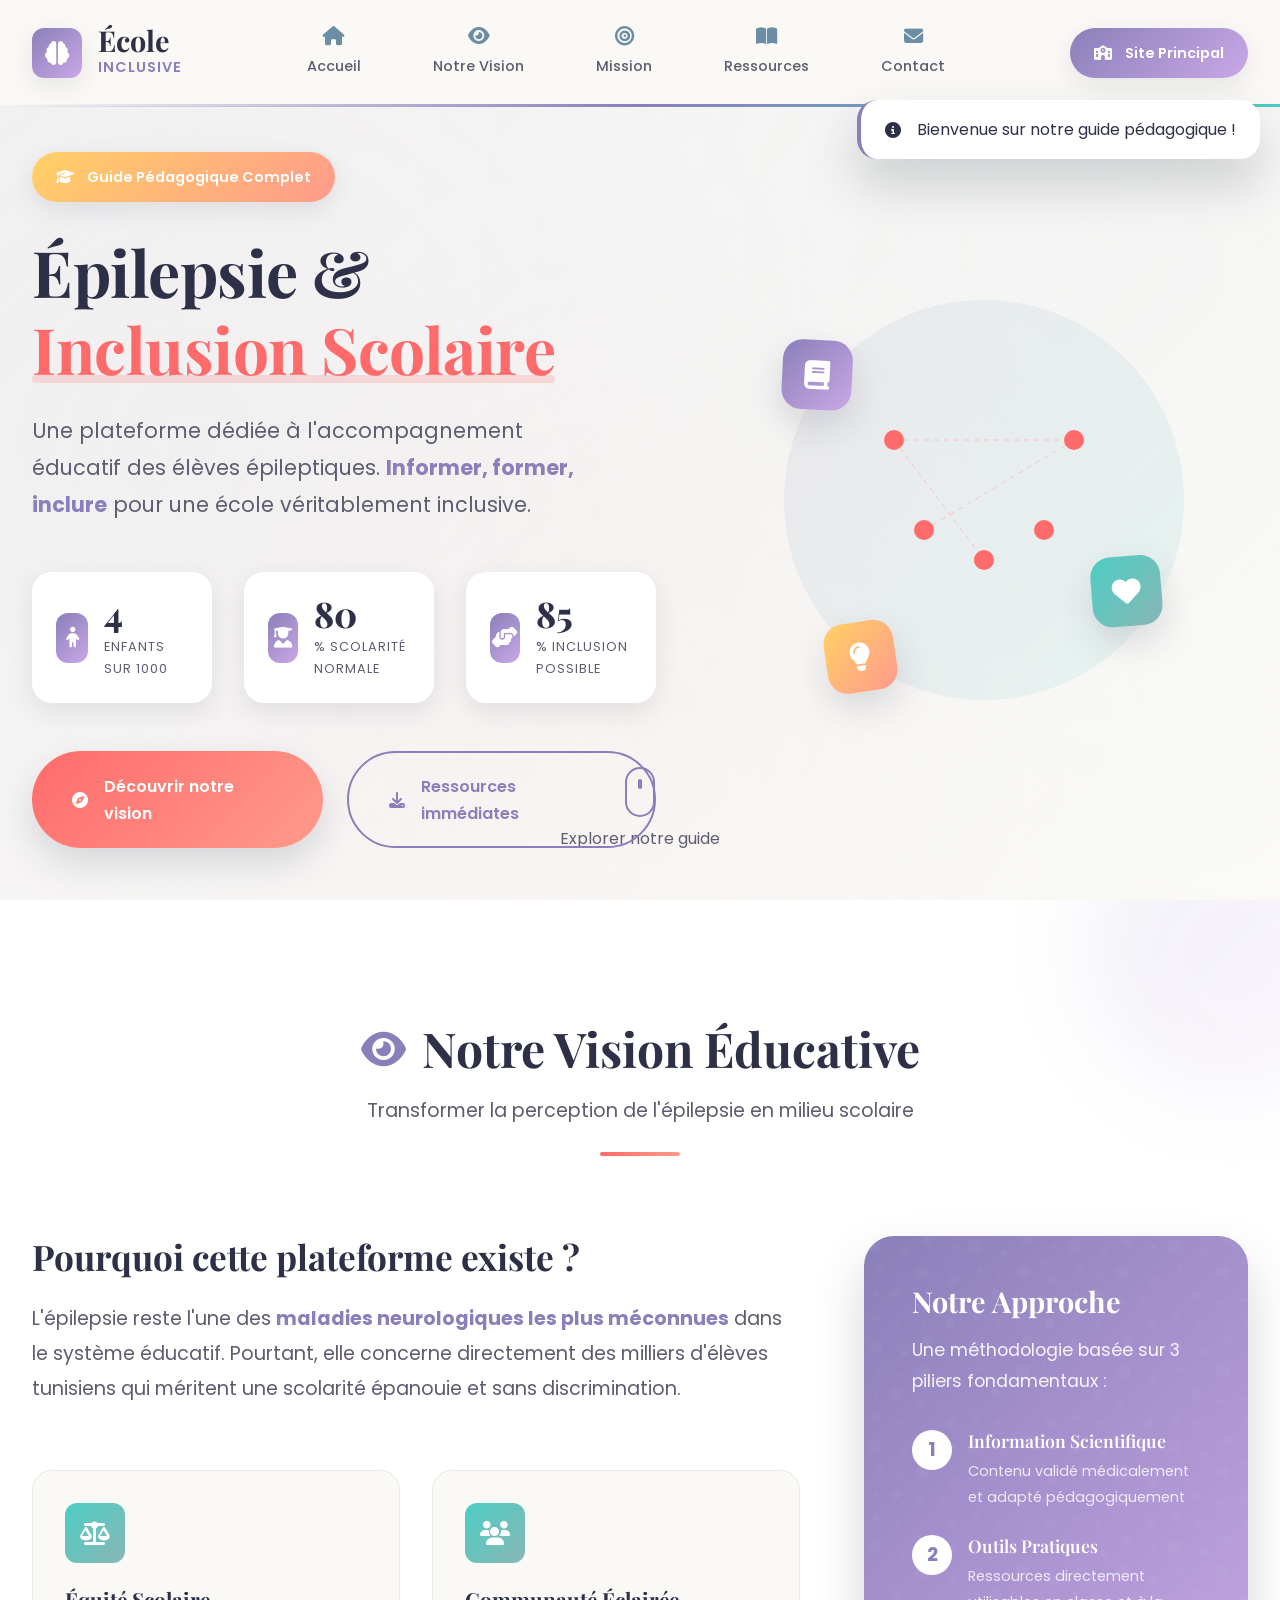
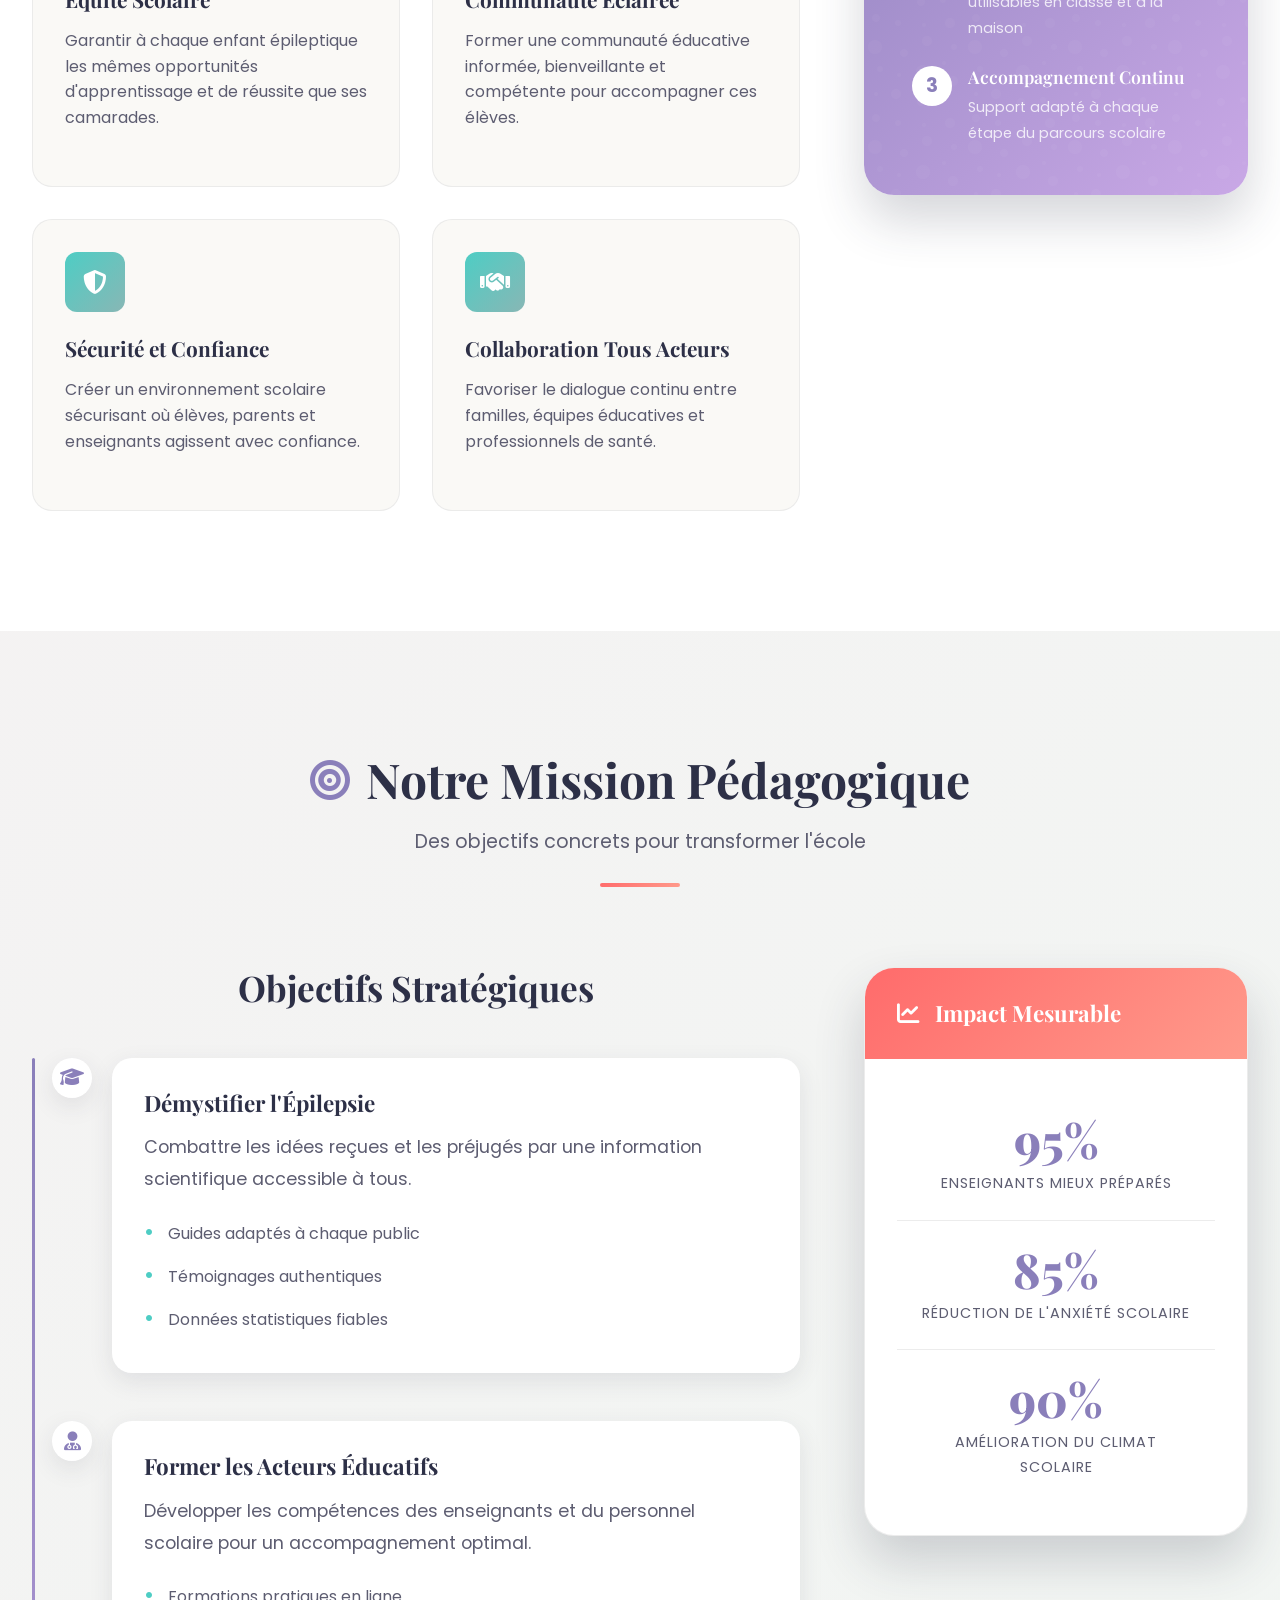
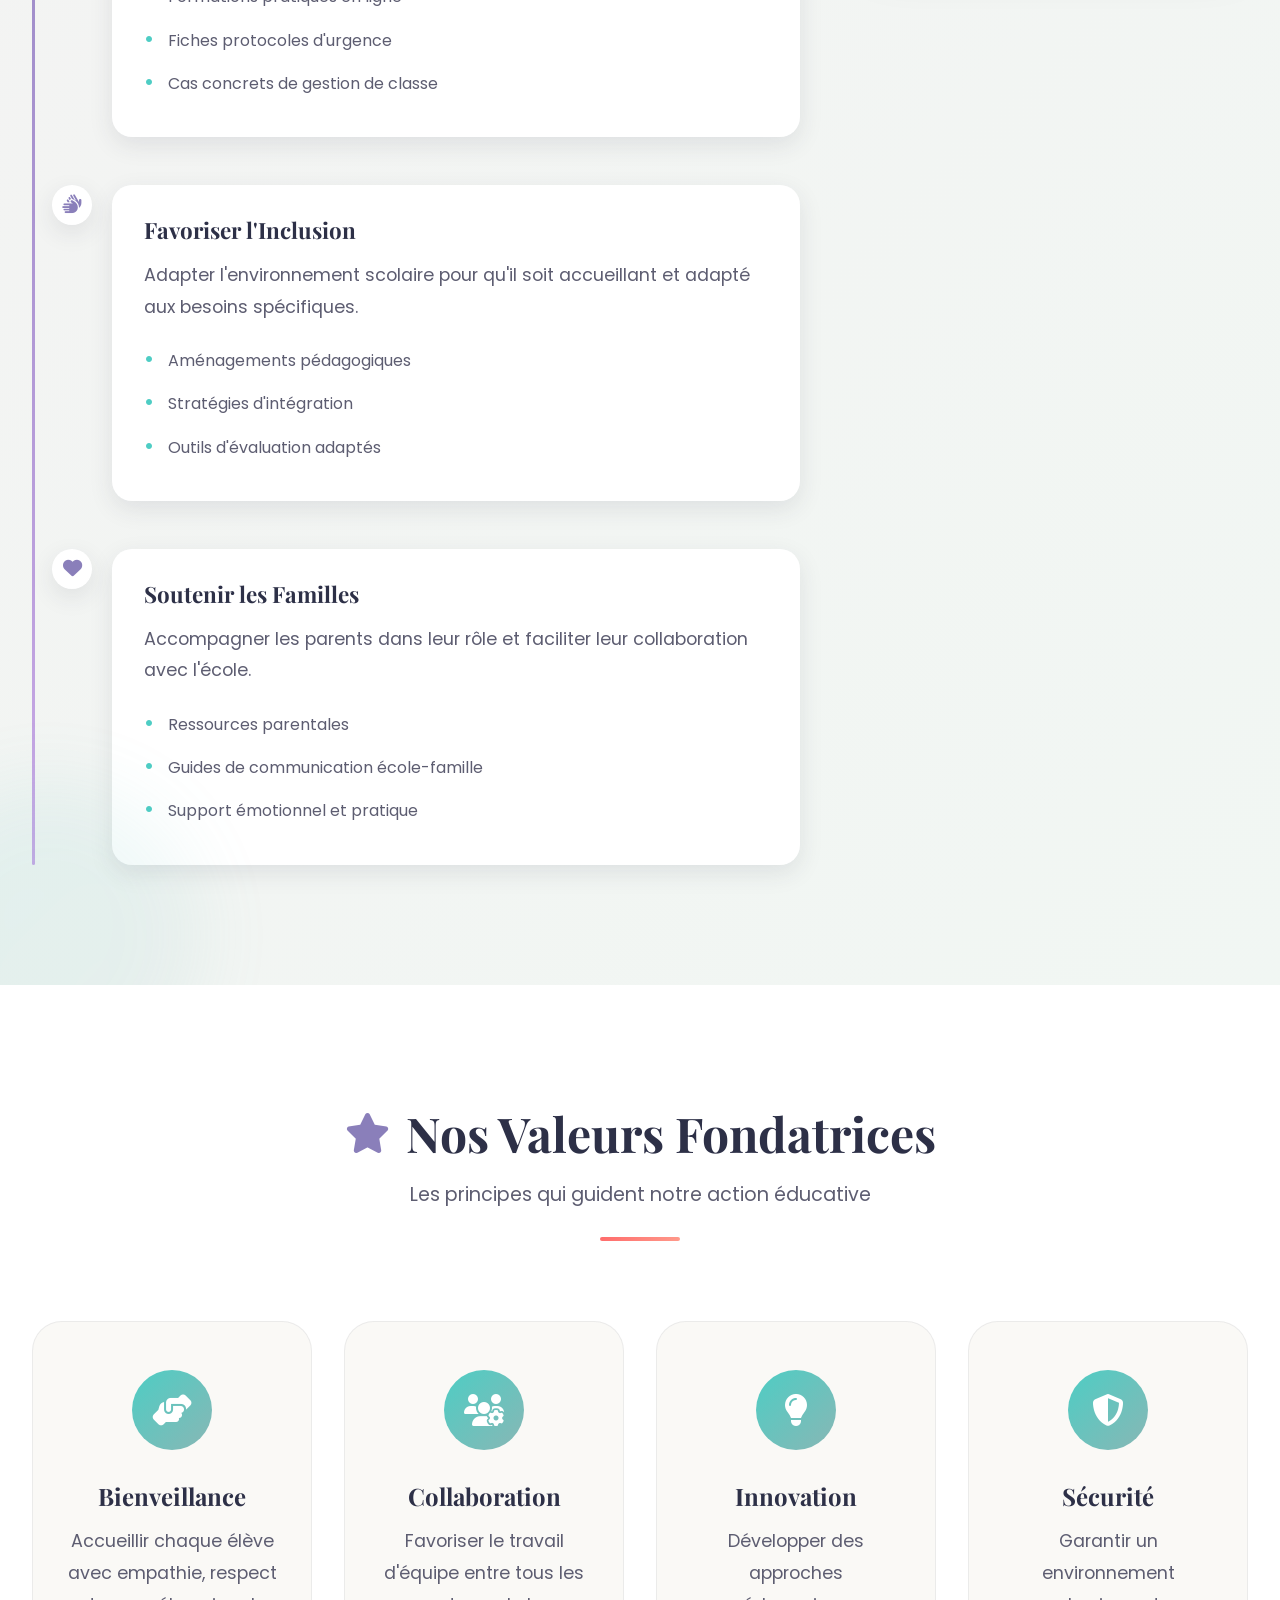
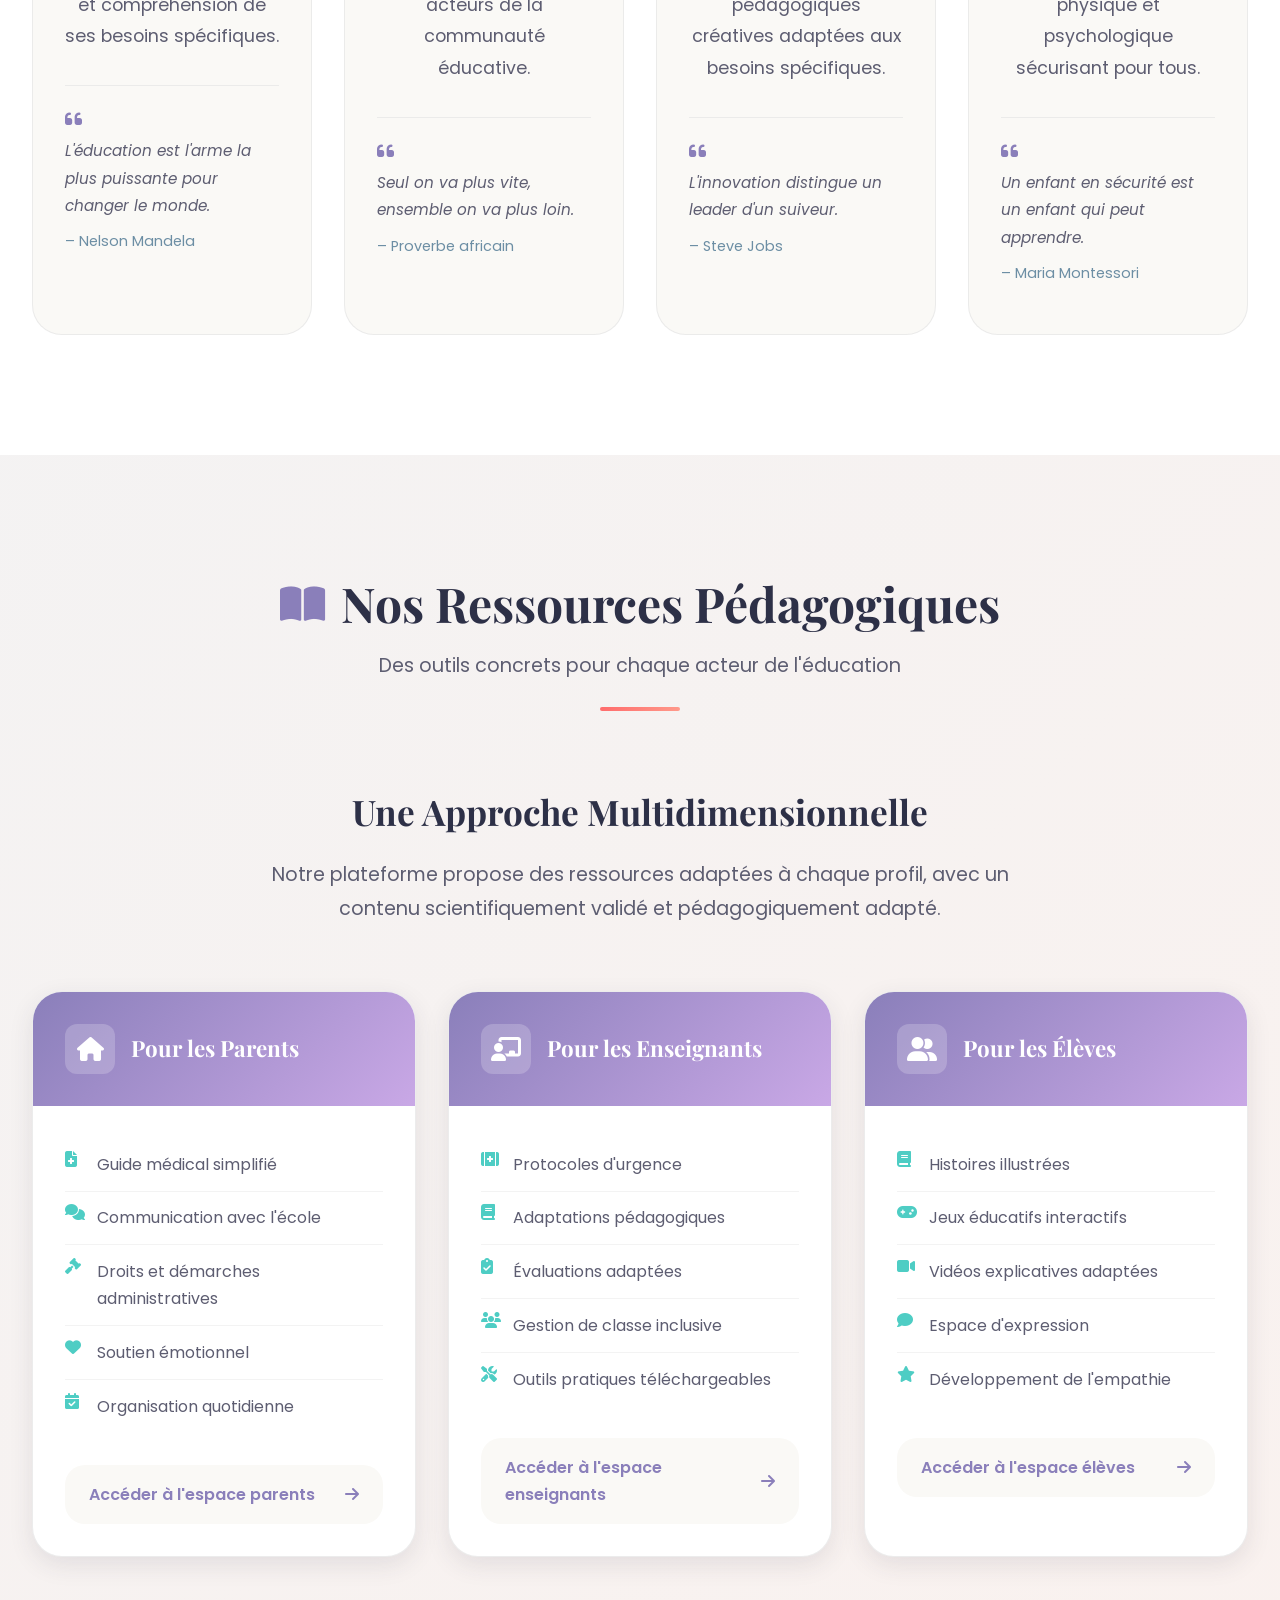
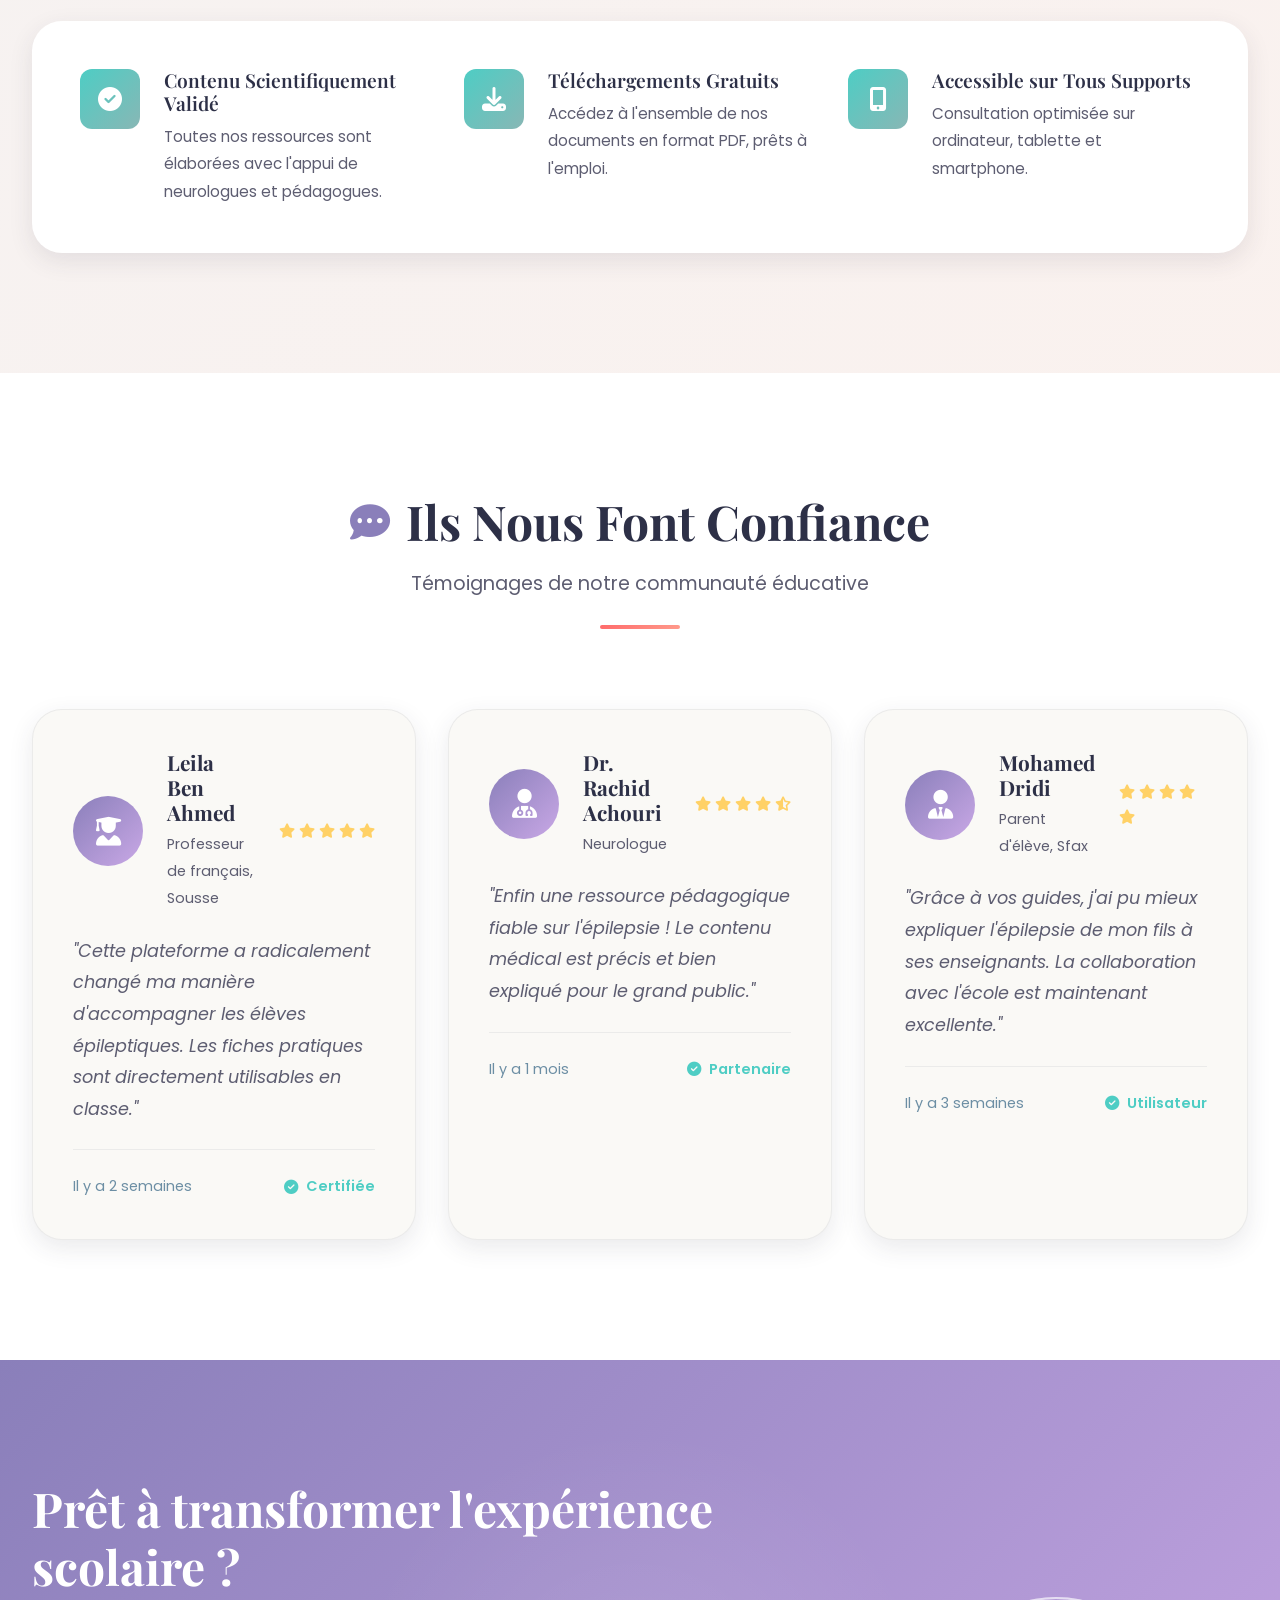
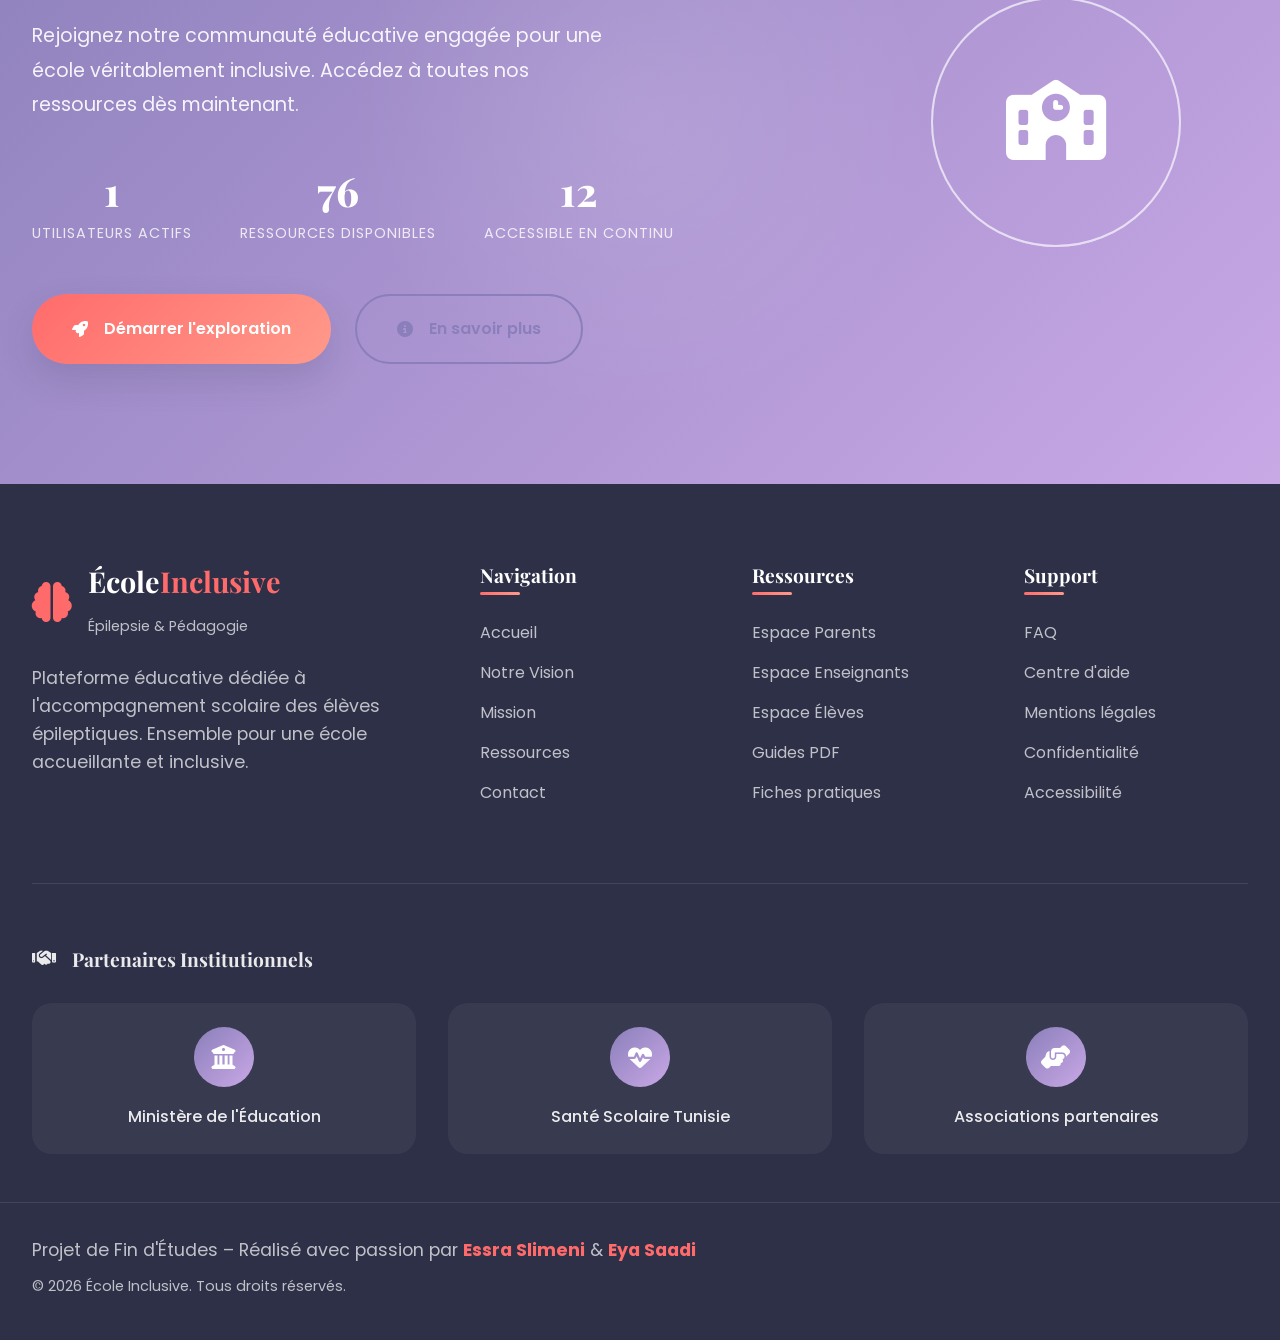
<file: guide.html>
<!DOCTYPE html>
<html lang="fr">
<head>
    <meta charset="UTF-8">
    <title>École Inclusive | Guide sur l'Épilepsie Scolaire</title>
    <link rel="icon" type="image/png" href="assets/icons/favicon-epilepsi.png">
    <link rel="stylesheet" href="css/guide.css">
    <link href="https://fonts.googleapis.com/css2?family=Poppins:wght@300;400;500;600;700;800&family=Playfair+Display:wght@400;500;600;700&family=Montserrat:wght@300;400;500;600&display=swap" rel="stylesheet">
    <link rel="stylesheet" href="https://cdnjs.cloudflare.com/ajax/libs/font-awesome/6.4.0/css/all.min.css">
    <link rel="stylesheet" href="https://cdnjs.cloudflare.com/ajax/libs/animate.css/4.1.1/animate.min.css">
</head>
<body>
    <!-- Navigation Élégante -->
    <nav class="nav-elegant">
        <div class="nav-container">
            <a href="index.html" class="logo">
                <div class="logo-icon">
                    <i class="fas fa-brain"></i>
                </div>
                <div class="logo-text">
                    <span class="logo-main">École</span>
                    <span class="logo-accent">Inclusive</span>
                </div>
            </a>
            
            <div class="nav-menu">
                <a href="#hero" class="nav-link active">
                    <i class="fas fa-home"></i>
                    <span>Accueil</span>
                </a>
                <a href="#vision" class="nav-link">
                    <i class="fas fa-eye"></i>
                    <span>Notre Vision</span>
                </a>
                <a href="#mission" class="nav-link">
                    <i class="fas fa-bullseye"></i>
                    <span>Mission</span>
                </a>
                <a href="#ressources" class="nav-link">
                    <i class="fas fa-book-open"></i>
                    <span>Ressources</span>
                </a>
                <a href="#contact" class="nav-link">
                    <i class="fas fa-envelope"></i>
                    <span>Contact</span>
                </a>
            </div>
            
            <div class="nav-actions">
                <a href="index.html" class="btn-site">
                    <i class="fas fa-school"></i>
                    <span>Site Principal</span>
                </a>
             <!-- <button class="theme-toggle" id="themeToggle">
                    <i class="fas fa-palette"></i>
                </button>--> 
            </div>
            
            <button class="nav-toggle" id="navToggle">
                <i class="fas fa-bars"></i>
            </button>
        </div>
        
        <div class="nav-decoration">
            <div class="wave"></div>
        </div>
    </nav>

    <!-- Hero Section Majestueuse -->
    <header class="hero-section" id="hero">
        <div class="hero-overlay">
            <div class="hero-container">
                <div class="hero-content">
                    <div class="hero-badge animate__animated animate__fadeInDown">
                        <i class="fas fa-graduation-cap"></i>
                        <span>Guide Pédagogique Complet</span>
                    </div>
                    
                    <h1 class="hero-title animate__animated animate__fadeInUp">
                        <span class="title-line">Épilepsie &</span>
                        <span class="title-line highlight">Inclusion Scolaire</span>
                    </h1>
                    
                    <p class="hero-subtitle animate__animated animate__fadeInUp">
                        Une plateforme dédiée à l'accompagnement éducatif des élèves épileptiques.
                        <strong>Informer, former, inclure</strong> pour une école véritablement inclusive.
                    </p>
                    
                    <div class="hero-stats animate__animated animate__fadeInUp">
                        <div class="stat">
                            <div class="stat-icon">
                                <i class="fas fa-child"></i>
                            </div>
                            <div class="stat-info">
                                <span class="number" data-count="4">0</span>
                                <span class="label">Enfants sur 1000</span>
                            </div>
                        </div>
                        
                        <div class="stat">
                            <div class="stat-icon">
                                <i class="fas fa-user-graduate"></i>
                            </div>
                            <div class="stat-info">
                                <span class="number" data-count="80">0</span>
                                <span class="label">% Scolarité normale</span>
                            </div>
                        </div>
                        
                        <div class="stat">
                            <div class="stat-icon">
                                <i class="fas fa-hands-helping"></i>
                            </div>
                            <div class="stat-info">
                                <span class="number" data-count="85">0</span>
                                <span class="label">% Inclusion possible</span>
                            </div>
                        </div>
                    </div>
                    
                    <div class="hero-actions animate__animated animate__fadeInUp">
                        <a href="#vision" class="btn-primary">
                            <i class="fas fa-compass"></i>
                            Découvrir notre vision
                        </a>
                        <a href="#ressources" class="btn-secondary">
                            <i class="fas fa-download"></i>
                            Ressources immédiates
                        </a>
                    </div>
                </div>
                
                <div class="hero-visual">
                    <div class="floating-elements">
                        <div class="element" style="--delay: 0s">
                            <i class="fas fa-book"></i>
                        </div>
                        <div class="element" style="--delay: 1s">
                            <i class="fas fa-heart"></i>
                        </div>
                        <div class="element" style="--delay: 2s">
                            <i class="fas fa-lightbulb"></i>
                        </div>
                    </div>
                    
                    <div class="brain-illustration">
                        <div class="brain-graphic">
                            <div class="neuron" style="--x: 20%; --y: 30%"></div>
                            <div class="neuron" style="--x: 80%; --y: 30%"></div>
                            <div class="neuron" style="--x: 50%; --y: 70%"></div>
                            <div class="neuron" style="--x: 30%; --y: 60%"></div>
                            <div class="neuron" style="--x: 70%; --y: 60%"></div>
                        </div>
                        <div class="connections"></div>
                    </div>
                </div>
            </div>
        </div>
        
        <div class="scroll-indicator">
            <div class="mouse">
                <div class="wheel"></div>
            </div>
            <span>Explorer notre guide</span>
        </div>
    </header>

    <!-- Section Vision du Site -->
    <section class="vision-section" id="vision">
        <div class="section-header">
            <h2>
                <i class="fas fa-eye"></i>
                Notre Vision Éducative
            </h2>
            <p class="section-subtitle">Transformer la perception de l'épilepsie en milieu scolaire</p>
            <div class="section-divider"></div>
        </div>
        
        <div class="vision-container">
            <div class="vision-content">
                <div class="vision-intro">
                    <h3>Pourquoi cette plateforme existe ?</h3>
                    <p>
                        L'épilepsie reste l'une des <strong>maladies neurologiques les plus méconnues</strong> 
                        dans le système éducatif. Pourtant, elle concerne directement des milliers d'élèves 
                        tunisiens qui méritent une scolarité épanouie et sans discrimination.
                    </p>
                </div>
                
                <div class="vision-grid">
                    <div class="vision-card">
                        <div class="vision-icon">
                            <i class="fas fa-balance-scale"></i>
                        </div>
                        <div class="vision-text">
                            <h4>Équité Scolaire</h4>
                            <p>Garantir à chaque enfant épileptique les mêmes opportunités d'apprentissage et de réussite que ses camarades.</p>
                        </div>
                    </div>
                    
                    <div class="vision-card">
                        <div class="vision-icon">
                            <i class="fas fa-users"></i>
                        </div>
                        <div class="vision-text">
                            <h4>Communauté Éclairée</h4>
                            <p>Former une communauté éducative informée, bienveillante et compétente pour accompagner ces élèves.</p>
                        </div>
                    </div>
                    
                    <div class="vision-card">
                        <div class="vision-icon">
                            <i class="fas fa-shield-alt"></i>
                        </div>
                        <div class="vision-text">
                            <h4>Sécurité et Confiance</h4>
                            <p>Créer un environnement scolaire sécurisant où élèves, parents et enseignants agissent avec confiance.</p>
                        </div>
                    </div>
                    
                    <div class="vision-card">
                        <div class="vision-icon">
                            <i class="fas fa-handshake"></i>
                        </div>
                        <div class="vision-text">
                            <h4>Collaboration Tous Acteurs</h4>
                            <p>Favoriser le dialogue continu entre familles, équipes éducatives et professionnels de santé.</p>
                        </div>
                    </div>
                </div>
            </div>
            
            <div class="vision-visual">
                <div class="visual-card">
                    <div class="card-content">
                        <h4>Notre Approche</h4>
                        <p>Une méthodologie basée sur 3 piliers fondamentaux :</p>
                        
                        <div class="approach-steps">
                            <div class="step">
                                <div class="step-number">1</div>
                                <div class="step-content">
                                    <h5>Information Scientifique</h5>
                                    <p>Contenu validé médicalement et adapté pédagogiquement</p>
                                </div>
                            </div>
                            
                            <div class="step">
                                <div class="step-number">2</div>
                                <div class="step-content">
                                    <h5>Outils Pratiques</h5>
                                    <p>Ressources directement utilisables en classe et à la maison</p>
                                </div>
                            </div>
                            
                            <div class="step">
                                <div class="step-number">3</div>
                                <div class="step-content">
                                    <h5>Accompagnement Continu</h5>
                                    <p>Support adapté à chaque étape du parcours scolaire</p>
                                </div>
                            </div>
                        </div>
                    </div>
                </div>
            </div>
        </div>
    </section>

    <!-- Section Mission Complète -->
    <section class="mission-section" id="mission">
        <div class="section-header">
            <h2>
                <i class="fas fa-bullseye"></i>
                Notre Mission Pédagogique
            </h2>
            <p class="section-subtitle">Des objectifs concrets pour transformer l'école</p>
            <div class="section-divider"></div>
        </div>
        
        <div class="mission-container">
            <div class="mission-main">
                <h3>Objectifs Stratégiques</h3>
                
                <div class="objectives-timeline">
                    <div class="timeline-item">
                        <div class="timeline-marker">
                            <i class="fas fa-graduation-cap"></i>
                        </div>
                        <div class="timeline-content">
                            <h4>Démystifier l'Épilepsie</h4>
                            <p>Combattre les idées reçues et les préjugés par une information scientifique accessible à tous.</p>
                            <ul class="timeline-list">
                                <li>Guides adaptés à chaque public</li>
                                <li>Témoignages authentiques</li>
                                <li>Données statistiques fiables</li>
                            </ul>
                        </div>
                    </div>
                    
                    <div class="timeline-item">
                        <div class="timeline-marker">
                            <i class="fas fa-user-md"></i>
                        </div>
                        <div class="timeline-content">
                            <h4>Former les Acteurs Éducatifs</h4>
                            <p>Développer les compétences des enseignants et du personnel scolaire pour un accompagnement optimal.</p>
                            <ul class="timeline-list">
                                <li>Formations pratiques en ligne</li>
                                <li>Fiches protocoles d'urgence</li>
                                <li>Cas concrets de gestion de classe</li>
                            </ul>
                        </div>
                    </div>
                    
                    <div class="timeline-item">
                        <div class="timeline-marker">
                            <i class="fas fa-hands"></i>
                        </div>
                        <div class="timeline-content">
                            <h4>Favoriser l'Inclusion</h4>
                            <p>Adapter l'environnement scolaire pour qu'il soit accueillant et adapté aux besoins spécifiques.</p>
                            <ul class="timeline-list">
                                <li>Aménagements pédagogiques</li>
                                <li>Stratégies d'intégration</li>
                                <li>Outils d'évaluation adaptés</li>
                            </ul>
                        </div>
                    </div>
                    
                    <div class="timeline-item">
                        <div class="timeline-marker">
                            <i class="fas fa-heart"></i>
                        </div>
                        <div class="timeline-content">
                            <h4>Soutenir les Familles</h4>
                            <p>Accompagner les parents dans leur rôle et faciliter leur collaboration avec l'école.</p>
                            <ul class="timeline-list">
                                <li>Ressources parentales</li>
                                <li>Guides de communication école-famille</li>
                                <li>Support émotionnel et pratique</li>
                            </ul>
                        </div>
                    </div>
                </div>
            </div>
            
            <div class="mission-impact">
                <div class="impact-card">
                    <div class="impact-header">
                        <h4><i class="fas fa-chart-line"></i> Impact Mesurable</h4>
                    </div>
                    <div class="impact-content">
                        <div class="impact-stat">
                            <div class="impact-number">95%</div>
                            <div class="impact-label">Enseignants mieux préparés</div>
                        </div>
                        <div class="impact-stat">
                            <div class="impact-number">85%</div>
                            <div class="impact-label">Réduction de l'anxiété scolaire</div>
                        </div>
                        <div class="impact-stat">
                            <div class="impact-number">90%</div>
                            <div class="impact-label">Amélioration du climat scolaire</div>
                        </div>
                    </div>
                </div>
            </div>
        </div>
    </section>

    <!-- Section Valeurs Fondatrices -->
    <section class="values-section">
        <div class="section-header">
            <h2>
                <i class="fas fa-star"></i>
                Nos Valeurs Fondatrices
            </h2>
            <p class="section-subtitle">Les principes qui guident notre action éducative</p>
            <div class="section-divider"></div>
        </div>
        
        <div class="values-container">
            <div class="values-carousel">
                <div class="value-card">
                    <div class="value-icon">
                        <i class="fas fa-hands-helping"></i>
                    </div>
                    <h4>Bienveillance</h4>
                    <p>Accueillir chaque élève avec empathie, respect et compréhension de ses besoins spécifiques.</p>
                    <div class="value-quote">
                        <i class="fas fa-quote-left"></i>
                        <p>L'éducation est l'arme la plus puissante pour changer le monde.</p>
                        <cite>– Nelson Mandela</cite>
                    </div>
                </div>
                
                <div class="value-card">
                    <div class="value-icon">
                        <i class="fas fa-users-cog"></i>
                    </div>
                    <h4>Collaboration</h4>
                    <p>Favoriser le travail d'équipe entre tous les acteurs de la communauté éducative.</p>
                    <div class="value-quote">
                        <i class="fas fa-quote-left"></i>
                        <p>Seul on va plus vite, ensemble on va plus loin.</p>
                        <cite>– Proverbe africain</cite>
                    </div>
                </div>
                
                <div class="value-card">
                    <div class="value-icon">
                        <i class="fas fa-lightbulb"></i>
                    </div>
                    <h4>Innovation</h4>
                    <p>Développer des approches pédagogiques créatives adaptées aux besoins spécifiques.</p>
                    <div class="value-quote">
                        <i class="fas fa-quote-left"></i>
                        <p>L'innovation distingue un leader d'un suiveur.</p>
                        <cite>– Steve Jobs</cite>
                    </div>
                </div>
                
                <div class="value-card">
                    <div class="value-icon">
                        <i class="fas fa-shield-alt"></i>
                    </div>
                    <h4>Sécurité</h4>
                    <p>Garantir un environnement physique et psychologique sécurisant pour tous.</p>
                    <div class="value-quote">
                        <i class="fas fa-quote-left"></i>
                        <p>Un enfant en sécurité est un enfant qui peut apprendre.</p>
                        <cite>– Maria Montessori</cite>
                    </div>
                </div>
            </div>
        </div>
    </section>

    <!-- Section Ressources Complètes -->
    <section class="resources-section" id="ressources">
        <div class="section-header">
            <h2>
                <i class="fas fa-book-open"></i>
                Nos Ressources Pédagogiques
            </h2>
            <p class="section-subtitle">Des outils concrets pour chaque acteur de l'éducation</p>
            <div class="section-divider"></div>
        </div>
        
        <div class="resources-container">
            <div class="resources-intro">
                <h3>Une Approche Multidimensionnelle</h3>
                <p>
                    Notre plateforme propose des ressources adaptées à chaque profil, 
                    avec un contenu scientifiquement validé et pédagogiquement adapté.
                </p>
            </div>
            
            <div class="resources-grid">
                <div class="resource-category">
                    <div class="category-header">
                        <div class="category-icon">
                            <i class="fas fa-home"></i>
                        </div>
                        <h4>Pour les Parents</h4>
                    </div>
                    <div class="category-content">
                        <ul class="resource-list">
                            <li><i class="fas fa-file-medical"></i> Guide médical simplifié</li>
                            <li><i class="fas fa-comments"></i> Communication avec l'école</li>
                            <li><i class="fas fa-gavel"></i> Droits et démarches administratives</li>
                            <li><i class="fas fa-heart"></i> Soutien émotionnel</li>
                            <li><i class="fas fa-calendar-check"></i> Organisation quotidienne</li>
                        </ul>
                        <a href="espace-parents.html" class="category-link">
                            Accéder à l'espace parents
                            <i class="fas fa-arrow-right"></i>
                        </a>
                    </div>
                </div>
                
                <div class="resource-category">
                    <div class="category-header">
                        <div class="category-icon">
                            <i class="fas fa-chalkboard-teacher"></i>
                        </div>
                        <h4>Pour les Enseignants</h4>
                    </div>
                    <div class="category-content">
                        <ul class="resource-list">
                            <li><i class="fas fa-first-aid"></i> Protocoles d'urgence</li>
                            <li><i class="fas fa-book"></i> Adaptations pédagogiques</li>
                            <li><i class="fas fa-clipboard-check"></i> Évaluations adaptées</li>
                            <li><i class="fas fa-users"></i> Gestion de classe inclusive</li>
                            <li><i class="fas fa-tools"></i> Outils pratiques téléchargeables</li>
                        </ul>
                        <a href="espace-enseignants.html" class="category-link">
                            Accéder à l'espace enseignants
                            <i class="fas fa-arrow-right"></i>
                        </a>
                    </div>
                </div>
                
                <div class="resource-category">
                    <div class="category-header">
                        <div class="category-icon">
                            <i class="fas fa-user-friends"></i>
                        </div>
                        <h4>Pour les Élèves</h4>
                    </div>
                    <div class="category-content">
                        <ul class="resource-list">
                            <li><i class="fas fa-book"></i> Histoires illustrées</li>
                            <li><i class="fas fa-gamepad"></i> Jeux éducatifs interactifs</li>
                            <li><i class="fas fa-video"></i> Vidéos explicatives adaptées</li>
                            <li><i class="fas fa-comment"></i> Espace d'expression</li>
                            <li><i class="fas fa-star"></i> Développement de l'empathie</li>
                        </ul>
                        <a href="espace-eleves.html" class="category-link">
                            Accéder à l'espace élèves
                            <i class="fas fa-arrow-right"></i>
                        </a>
                    </div>
                </div>
            </div>
            
            <div class="resources-features">
                <div class="feature">
                    <div class="feature-icon">
                        <i class="fas fa-check-circle"></i>
                    </div>
                    <div class="feature-content">
                        <h5>Contenu Scientifiquement Validé</h5>
                        <p>Toutes nos ressources sont élaborées avec l'appui de neurologues et pédagogues.</p>
                    </div>
                </div>
                
                <div class="feature">
                    <div class="feature-icon">
                        <i class="fas fa-download"></i>
                    </div>
                    <div class="feature-content">
                        <h5>Téléchargements Gratuits</h5>
                        <p>Accédez à l'ensemble de nos documents en format PDF, prêts à l'emploi.</p>
                    </div>
                </div>
                
                <div class="feature">
                    <div class="feature-icon">
                        <i class="fas fa-mobile-alt"></i>
                    </div>
                    <div class="feature-content">
                        <h5>Accessible sur Tous Supports</h5>
                        <p>Consultation optimisée sur ordinateur, tablette et smartphone.</p>
                    </div>
                </div>
            </div>
        </div>
    </section>

    <!-- Section Témoignages -->
    <section class="testimonials-section">
        <div class="section-header">
            <h2>
                <i class="fas fa-comment-dots"></i>
                Ils Nous Font Confiance
            </h2>
            <p class="section-subtitle">Témoignages de notre communauté éducative</p>
            <div class="section-divider"></div>
        </div>
        
        <div class="testimonials-container">
            <div class="testimonial-card">
                <div class="testimonial-header">
                    <div class="testimonial-avatar">
                        <i class="fas fa-user-graduate"></i>
                    </div>
                    <div class="testimonial-info">
                        <h4>Leila Ben Ahmed</h4>
                        <span>Professeur de français, Sousse</span>
                    </div>
                    <div class="testimonial-rating">
                        <i class="fas fa-star"></i>
                        <i class="fas fa-star"></i>
                        <i class="fas fa-star"></i>
                        <i class="fas fa-star"></i>
                        <i class="fas fa-star"></i>
                    </div>
                </div>
                <div class="testimonial-content">
                    <p>"Cette plateforme a radicalement changé ma manière d'accompagner les élèves épileptiques. Les fiches pratiques sont directement utilisables en classe."</p>
                </div>
                <div class="testimonial-footer">
                    <span class="date">Il y a 2 semaines</span>
                    <span class="verified"><i class="fas fa-check-circle"></i> Certifiée</span>
                </div>
            </div>
            
            <div class="testimonial-card">
                <div class="testimonial-header">
                    <div class="testimonial-avatar">
                        <i class="fas fa-user-md"></i>
                    </div>
                    <div class="testimonial-info">
                        <h4>Dr. Rachid Achouri</h4>
                        <span>Neurologue</span>
                    </div>
                    <div class="testimonial-rating">
                        <i class="fas fa-star"></i>
                        <i class="fas fa-star"></i>
                        <i class="fas fa-star"></i>
                        <i class="fas fa-star"></i>
                        <i class="fas fa-star-half-alt"></i>
                    </div>
                </div>
                <div class="testimonial-content">
                    <p>"Enfin une ressource pédagogique fiable sur l'épilepsie ! Le contenu médical est précis et bien expliqué pour le grand public."</p>
                </div>
                <div class="testimonial-footer">
                    <span class="date">Il y a 1 mois</span>
                    <span class="verified"><i class="fas fa-check-circle"></i> Partenaire</span>
                </div>
            </div>
            
            <div class="testimonial-card">
                <div class="testimonial-header">
                    <div class="testimonial-avatar">
                        <i class="fas fa-user-tie"></i>
                    </div>
                    <div class="testimonial-info">
                        <h4>Mohamed Dridi</h4>
                        <span>Parent d'élève, Sfax</span>
                    </div>
                    <div class="testimonial-rating">
                        <i class="fas fa-star"></i>
                        <i class="fas fa-star"></i>
                        <i class="fas fa-star"></i>
                        <i class="fas fa-star"></i>
                        <i class="fas fa-star"></i>
                    </div>
                </div>
                <div class="testimonial-content">
                    <p>"Grâce à vos guides, j'ai pu mieux expliquer l'épilepsie de mon fils à ses enseignants. La collaboration avec l'école est maintenant excellente."</p>
                </div>
                <div class="testimonial-footer">
                    <span class="date">Il y a 3 semaines</span>
                    <span class="verified"><i class="fas fa-check-circle"></i> Utilisateur</span>
                </div>
            </div>
        </div>
    </section>

    <!-- Section CTA Final -->
    <section class="cta-section" id="contact">
        <div class="cta-container">
            <div class="cta-content">
                <h2>Prêt à transformer l'expérience scolaire ?</h2>
                <p class="cta-subtitle">
                    Rejoignez notre communauté éducative engagée pour une école véritablement inclusive.
                    Accédez à toutes nos ressources dès maintenant.
                </p>
                
                <div class="cta-stats">
                    <div class="cta-stat">
                        <span class="number">2,500+</span>
                        <span class="label">Utilisateurs actifs</span>
                    </div>
                    <div class="cta-stat">
                        <span class="number">150+</span>
                        <span class="label">Ressources disponibles</span>
                    </div>
                    <div class="cta-stat">
                        <span class="number">24/7</span>
                        <span class="label">Accessible en continu</span>
                    </div>
                </div>
                
                <div class="cta-actions">
                    <a href="index.html" class="btn-primary">
                        <i class="fas fa-rocket"></i>
                        Démarrer l'exploration
                    </a>
                    <a href="#vision" class="btn-secondary">
                        <i class="fas fa-info-circle"></i>
                        En savoir plus
                    </a>
                </div>
            </div>
            
            <div class="cta-visual">
                <div class="illustration">
                    <div class="school-icon">
                        <i class="fas fa-school"></i>
                    </div>
                    <div class="pulse-ring"></div>
                    <div class="pulse-ring" style="--delay: 1s"></div>
                    <div class="pulse-ring" style="--delay: 2s"></div>
                </div>
            </div>
        </div>
    </section>

    <!-- Footer Complet -->
    <footer class="footer-elegant">
        <div class="footer-container">
            <div class="footer-main">
                <div class="footer-brand">
                    <div class="footer-logo">
                        <i class="fas fa-brain"></i>
                        <div>
                            <h3>École<span>Inclusive</span></h3>
                            <p>Épilepsie & Pédagogie</p>
                        </div>
                    </div>
                    <p class="footer-description">
                        Plateforme éducative dédiée à l'accompagnement scolaire des élèves épileptiques.
                        Ensemble pour une école accueillante et inclusive.
                    </p>
                    <div class="social-links">
                       <!--  <a href="#" class="social-link" aria-label="Facebook">
                            <i class="fab fa-facebook-f"></i>
                        </a>
                        <a href="#" class="social-link" aria-label="Twitter">
                            <i class="fab fa-twitter"></i>
                        </a>
                        <a href="#" class="social-link" aria-label="LinkedIn">
                            <i class="fab fa-linkedin-in"></i>
                        </a>
                        <a href="#" class="social-link" aria-label="YouTube">
                            <i class="fab fa-youtube"></i>
                        </a>-->
                    </div>
                </div>
                
                <div class="footer-links">
                    <div class="link-group">
                        <h4>Navigation</h4>
                        <a href="#hero">Accueil</a>
                        <a href="#vision">Notre Vision</a>
                        <a href="#mission">Mission</a>
                        <a href="#ressources">Ressources</a>
                        <a href="#contact">Contact</a>
                    </div>
                    
                    <div class="link-group">
                        <h4>Ressources</h4>
                        <a href="espace-parents.html">Espace Parents</a>
                        <a href="espace-enseignants.html">Espace Enseignants</a>
                        <a href="espace-eleves.html">Espace Élèves</a>
                        <a href="#">Guides PDF</a>
                        <a href="#">Fiches pratiques</a>
                    </div>
                    
                    <div class="link-group">
                        <h4>Support</h4>
                        <a href="#">FAQ</a>
                        <a href="#">Centre d'aide</a>
                        <a href="#">Mentions légales</a>
                        <a href="#">Confidentialité</a>
                        <a href="#">Accessibilité</a>
                    </div>
                </div>
            </div>
            
            <div class="footer-partners">
                <h4><i class="fas fa-handshake"></i> Partenaires Institutionnels</h4>
                <div class="partners-grid">
                    <div class="partner">
                        <div class="partner-icon">
                            <i class="fas fa-university"></i>
                        </div>
                        <span>Ministère de l'Éducation</span>
                    </div>
                    <div class="partner">
                        <div class="partner-icon">
                            <i class="fas fa-heartbeat"></i>
                        </div>
                        <span>Santé Scolaire Tunisie</span>
                    </div>
                    <div class="partner">
                        <div class="partner-icon">
                            <i class="fas fa-hands-helping"></i>
                        </div>
                        <span>Associations partenaires</span>
                    </div>
                </div>
            </div>
        </div>
        
        <div class="footer-bottom">
            <div class="footer-bottom-content">
                <div class="copyright">
                    <p>Projet de Fin d'Études – Réalisé avec passion par <strong>Essra Slimeni</strong> & <strong>Eya Saadi</strong></p>
                    <p class="copyright-year">© 2026 École Inclusive. Tous droits réservés.</p>
                </div>
                
                <div class="footer-actions">
                    <a href="#hero" class="back-to-top" id="backToTop">
                        <i class="fas fa-chevron-up"></i>
                        Haut de page
                    </a>
                   <!--   <button class="theme-toggle-footer" id="themeToggleFooter">
                        <i class="fas fa-palette"></i>
                        Changer le thème
                    </button>-->
                </div>
            </div>
        </div>
    </footer>

    <!-- Scripts -->
    <script src="js/guide.js"></script>
</body>
</html>
</file>
<file: css/accueil.css>
/* ============================================
   SITE PRINCIPAL - ÉPILEPSIE À L'ÉCOLE
   Design moderne avec couleurs vibrantes
   Projet PFE - Essra Slimeni & Eya Saadi
============================================ */

/* ========== VARIABLES ========== */
:root {
    /* Palette de couleurs principale */
    --primary-color: #4361ee;
    --secondary-color: #3a0ca3;
    --accent-color: #7209b7;
    --light-accent: #f72585;
    --success-color: #4cc9f0;
    --light-bg: #f8f9fa;
    --dark-bg: #212529;
    --text-dark: #343a40;
    --text-light: #6c757d;
    --text-white: #ffffff;
    --gradient-primary: linear-gradient(135deg, var(--primary-color), var(--secondary-color));
    --gradient-accent: linear-gradient(135deg, var(--accent-color), var(--light-accent));
    --gradient-success: linear-gradient(135deg, var(--success-color), #4895ef);
    
    /* Ombres */
    --shadow-sm: 0 4px 6px rgba(0, 0, 0, 0.07);
    --shadow-md: 0 10px 20px rgba(0, 0, 0, 0.1);
    --shadow-lg: 0 20px 40px rgba(0, 0, 0, 0.15);
    --shadow-xl: 0 25px 50px rgba(0, 0, 0, 0.2);
    
    /* Bordures */
    --border-radius: 12px;
    --border-radius-lg: 20px;
    --border-radius-xl: 30px;
    
    /* Transitions */
    --transition-fast: 0.3s ease;
    --transition-normal: 0.5s cubic-bezier(0.4, 0, 0.2, 1);
    --transition-slow: 0.8s cubic-bezier(0.4, 0, 0.2, 1);
    
    /* Espacements */
    --section-padding: 100px 0;
    --container-padding: 0 2rem;
}

/* ========== RESET & BASE ========== */
* {
    margin: 0;
    padding: 0;
    box-sizing: border-box;
}

html {
    scroll-behavior: smooth;
    font-size: 16px;
}

body {
    font-family: 'Poppins', sans-serif;
    line-height: 1.6;
    color: var(--text-dark);
    background-color: var(--light-bg);
    overflow-x: hidden;
}

body.loaded {
    opacity: 1;
    transition: opacity 0.5s ease;
}

/* ========== TYPOGRAPHIE ========== */
h1, h2, h3, h4 {
    font-weight: 700;
    line-height: 1.2;
    margin-bottom: 1rem;
}

h1 {
    font-size: 3.5rem;
}

h2 {
    font-size: 2.5rem;
}

h3 {
    font-size: 1.8rem;
}

p {
    margin-bottom: 1.5rem;
    color: var(--text-light);
}

.highlight {
    color: var(--primary-color);
    font-weight: 600;
}

/* ========== NAVIGATION ========== */
.navbar {
    position: fixed;
    top: 0;
    left: 0;
    width: 100%;
    background: rgba(255, 255, 255, 0.95);
    backdrop-filter: blur(10px);
    z-index: 1000;
    padding: 1rem 0;
    box-shadow: var(--shadow-sm);
    transition: all var(--transition-normal);
}

.navbar.scrolled {
    padding: 0.5rem 0;
    background: rgba(255, 255, 255, 0.98);
    box-shadow: var(--shadow-md);
}

.nav-container {
    max-width: 1400px;
    margin: 0 auto;
    padding: var(--container-padding);
    display: flex;
    justify-content: space-between;
    align-items: center;
}

.logo {
    display: flex;
    align-items: center;
    text-decoration: none;
    color: var(--text-dark);
    font-size: 1.5rem;
    font-weight: 700;
    transition: var(--transition-fast);
}

.logo i {
    margin-right: 0.5rem;
    color: var(--primary-color);
    font-size: 1.8rem;
}

.logo-highlight {
    color: var(--accent-color);
    margin-left: 0.2rem;
}

.logo:hover {
    transform: translateY(-2px);
}

.nav-links {
    display: flex;
    align-items: center;
    gap: 2.5rem;
}

.nav-link {
    text-decoration: none;
    color: var(--text-light);
    font-weight: 500;
    position: relative;
    padding: 0.5rem 0;
    transition: var(--transition-fast);
}

.nav-link::after {
    content: '';
    position: absolute;
    bottom: 0;
    left: 0;
    width: 0;
    height: 3px;
    background: var(--gradient-primary);
    transition: width var(--transition-normal);
    border-radius: 2px;
}

.nav-link:hover,
.nav-link.active {
    color: var(--primary-color);
}

.nav-link:hover::after,
.nav-link.active::after {
    width: 100%;
}

.nav-btn {
    background: var(--gradient-primary);
    color: white;
    padding: 0.8rem 1.5rem;
    border-radius: 50px;
    text-decoration: none;
    font-weight: 600;
    transition: all var(--transition-normal);
    box-shadow: var(--shadow-sm);
}

.nav-btn:hover {
    transform: translateY(-3px);
    box-shadow: var(--shadow-md);
    background: var(--gradient-accent);
}

.menu-toggle {
    display: none;
    background: none;
    border: none;
    font-size: 1.5rem;
    color: var(--primary-color);
    cursor: pointer;
}

/* ========== HERO SECTION ========== */
.hero {
    min-height: 100vh;
    background: linear-gradient(rgba(67, 97, 238, 0.9), rgba(58, 12, 163, 0.9)), 
                url('https://images.unsplash.com/photo-1516321318423-f06f85e504b3?ixlib=rb-4.0.3&auto=format&fit=crop&w=2070&q=80');
    background-size: cover;
    background-position: center;
    background-attachment: fixed;
    display: flex;
    align-items: center;
    position: relative;
}

.hero-overlay {
    width: 100%;
    height: 100%;
    display: flex;
    flex-direction: column;
    justify-content: center;
    padding-top: 80px;
}

.hero-content {
    max-width: 1400px;
    margin: 0 auto;
    padding: var(--container-padding);
    display: grid;
    grid-template-columns: 1fr 1fr;
    gap: 4rem;
    align-items: center;
}

.hero-text {
    color: white;
}

.hero-title {
    font-size: 4rem;
    font-weight: 800;
    background: linear-gradient(45deg, #ffffff, #f0f0f0);
    -webkit-background-clip: text;
    -webkit-text-fill-color: transparent;
    background-clip: text;
    margin-bottom: 0.5rem;
}

.hero-subtitle {
    font-size: 2.5rem;
    font-weight: 700;
    color: white;
    margin-bottom: 1.5rem;
}

.hero-description {
    font-size: 1.2rem;
    color: rgba(255, 255, 255, 0.9);
    margin-bottom: 2.5rem;
    max-width: 90%;
}

.hero-description .highlight {
    color: #4cc9f0;
    font-weight: 600;
}

.hero-buttons {
    display: flex;
    gap: 1.5rem;
    flex-wrap: wrap;
}

.btn-primary,
.btn-secondary {
    padding: 1rem 2rem;
    border-radius: 50px;
    text-decoration: none;
    font-weight: 600;
    font-size: 1rem;
    display: inline-flex;
    align-items: center;
    gap: 0.8rem;
    transition: all var(--transition-normal);
    position: relative;
    overflow: hidden;
}

.btn-primary {
    background: var(--gradient-accent);
    color: white;
    box-shadow: var(--shadow-md);
}

.btn-primary::before {
    content: '';
    position: absolute;
    top: 0;
    left: -100%;
    width: 100%;
    height: 100%;
    background: linear-gradient(90deg, transparent, rgba(255, 255, 255, 0.2), transparent);
    transition: left 0.5s ease;
}

.btn-primary:hover::before {
    left: 100%;
}

.btn-primary:hover {
    transform: translateY(-5px);
    box-shadow: var(--shadow-lg);
}

.btn-secondary {
    background: rgba(255, 255, 255, 0.1);
    color: white;
    border: 2px solid rgba(255, 255, 255, 0.3);
    backdrop-filter: blur(10px);
}

.btn-secondary:hover {
    background: rgba(255, 255, 255, 0.2);
    border-color: rgba(255, 255, 255, 0.5);
    transform: translateY(-5px);
}

.hero-visual {
    display: flex;
    justify-content: center;
    align-items: center;
    position: relative;
}

.brain-animation {
    position: relative;
    width: 400px;
    height: 400px;
}

.brain-icon {
    position: absolute;
    top: 50%;
    left: 50%;
    transform: translate(-50%, -50%);
    font-size: 8rem;
    color: rgba(255, 255, 255, 0.9);
    z-index: 2;
}

.neuron {
    position: absolute;
    width: 20px;
    height: 20px;
    background: var(--success-color);
    border-radius: 50%;
    animation: neuron-pulse 2s infinite ease-in-out;
}

.neuron:nth-child(1) { top: 20%; left: 20%; }
.neuron:nth-child(2) { top: 20%; right: 20%; }
.neuron:nth-child(3) { bottom: 20%; left: 20%; }
.neuron:nth-child(4) { bottom: 20%; right: 20%; }

@keyframes neuron-pulse {
    0%, 100% {
        transform: scale(1);
        box-shadow: 0 0 0 0 rgba(76, 201, 240, 0.7);
    }
    50% {
        transform: scale(1.2);
        box-shadow: 0 0 0 20px rgba(76, 201, 240, 0);
    }
}

.pulse-circle {
    position: absolute;
    top: 50%;
    left: 50%;
    transform: translate(-50%, -50%);
    width: 300px;
    height: 300px;
    border: 2px solid rgba(255, 255, 255, 0.1);
    border-radius: 50%;
    animation: pulse 4s infinite ease-in-out;
}

@keyframes pulse {
    0% {
        transform: translate(-50%, -50%) scale(1);
        opacity: 1;
    }
    100% {
        transform: translate(-50%, -50%) scale(1.5);
        opacity: 0;
    }
}

.scroll-indicator {
    position: absolute;
    bottom: 2rem;
    left: 50%;
    transform: translateX(-50%);
    text-align: center;
    color: white;
    text-decoration: none;
    animation: bounce 2s infinite;
}

@keyframes bounce {
    0%, 100% {
        transform: translateX(-50%) translateY(0);
    }
    50% {
        transform: translateX(-50%) translateY(-10px);
    }
}

.mouse {
    width: 30px;
    height: 50px;
    border: 2px solid rgba(255, 255, 255, 0.5);
    border-radius: 15px;
    margin: 0 auto 0.5rem;
    position: relative;
}

.wheel {
    width: 4px;
    height: 10px;
    background: white;
    border-radius: 2px;
    position: absolute;
    top: 10px;
    left: 50%;
    transform: translateX(-50%);
    animation: scroll 2s infinite;
}

@keyframes scroll {
    0% {
        top: 10px;
        opacity: 1;
    }
    100% {
        top: 30px;
        opacity: 0;
    }
}

/* ========== SECTION COMMUNE ========== */
section {
    padding: var(--section-padding);
}

.section-header {
    text-align: center;
    margin-bottom: 4rem;
}

.section-title {
    font-size: 2.8rem;
    background: var(--gradient-primary);
    -webkit-background-clip: text;
    -webkit-text-fill-color: transparent;
    background-clip: text;
    margin-bottom: 1rem;
}

.section-subtitle {
    font-size: 1.2rem;
    color: var(--text-light);
    margin-bottom: 1.5rem;
}

.section-divider {
    width: 80px;
    height: 4px;
    background: var(--gradient-accent);
    margin: 0 auto;
    border-radius: 2px;
}

/* ========== SECTION POURQUOI ========== */
.pourquoi {
    background-color: white;
}

.pourquoi-content {
    max-width: 1400px;
    margin: 0 auto;
    padding: var(--container-padding);
    display: grid;
    grid-template-columns: 1fr 1fr;
    gap: 4rem;
    align-items: center;
}

.pourquoi-text h3 {
    font-size: 2rem;
    color: var(--text-dark);
    margin-bottom: 1.5rem;
}

.pourquoi-text p {
    font-size: 1.1rem;
    margin-bottom: 2rem;
    color: var(--text-light);
}

.pourquoi-text strong {
    color: var(--primary-color);
}

.objectifs-grid {
    display: grid;
    grid-template-columns: repeat(3, 1fr);
    gap: 1.5rem;
    margin-top: 3rem;
}

.objectif {
    text-align: center;
    padding: 2rem 1.5rem;
    background: var(--light-bg);
    border-radius: var(--border-radius);
    transition: all var(--transition-normal);
    border: 1px solid transparent;
}

.objectif:hover {
    transform: translateY(-10px);
    box-shadow: var(--shadow-lg);
    border-color: var(--primary-color);
}

.objectif i {
    font-size: 2.5rem;
    color: var(--primary-color);
    margin-bottom: 1rem;
}

.objectif h4 {
    color: var(--text-dark);
    margin-bottom: 0.5rem;
}

.objectif p {
    font-size: 0.9rem;
    color: var(--text-light);
    margin: 0;
}

.visual-card {
    background: var(--gradient-primary);
    border-radius: var(--border-radius-lg);
    padding: 3rem;
    color: white;
    box-shadow: var(--shadow-xl);
    position: relative;
    overflow: hidden;
}

.visual-card::before {
    content: '';
    position: absolute;
    top: -50%;
    left: -50%;
    width: 200%;
    height: 200%;
    background: radial-gradient(circle, rgba(255,255,255,0.1) 1%, transparent 20%);
    animation: rotate 20s linear infinite;
}

@keyframes rotate {
    0% { transform: rotate(0deg); }
    100% { transform: rotate(360deg); }
}

.visual-icon {
    font-size: 3rem;
    margin-bottom: 1.5rem;
    color: rgba(255, 255, 255, 0.9);
}

.visual-card h4 {
    font-size: 1.8rem;
    margin-bottom: 1rem;
}

.visual-card p {
    color: rgba(255, 255, 255, 0.8);
    margin-bottom: 2rem;
}

.visual-stats {
    display: flex;
    justify-content: space-between;
    margin-top: 2rem;
}

.stat {
    text-align: center;
}

.stat .number {
    display: block;
    font-size: 2.5rem;
    font-weight: 700;
    color: white;
}

.stat .label {
    font-size: 0.9rem;
    color: rgba(255, 255, 255, 0.7);
}

/* ========== SECTION ESPACES ========== */
.espaces {
    background: var(--light-bg);
}

.espaces-container {
    max-width: 1400px;
    margin: 0 auto;
    padding: var(--container-padding);
    display: grid;
    grid-template-columns: repeat(3, 1fr);
    gap: 2rem;
}

.espace-card {
    height: 400px;
    perspective: 1000px;
    cursor: pointer;
}

.card-inner {
    position: relative;
    width: 100%;
    height: 100%;
    transition: transform var(--transition-normal);
    transform-style: preserve-3d;
}

.espace-card:hover .card-inner {
    transform: rotateY(180deg);
}

.card-front,
.card-back {
    position: absolute;
    width: 100%;
    height: 100%;
    backface-visibility: hidden;
    border-radius: var(--border-radius-lg);
    padding: 3rem;
    display: flex;
    flex-direction: column;
    justify-content: center;
    align-items: center;
    text-align: center;
    box-shadow: var(--shadow-md);
}

.card-front {
    background: white;
    color: var(--text-dark);
}

.card-back {
    background: var(--gradient-primary);
    color: white;
    transform: rotateY(180deg);
}

.parents-card .card-front {
    border-top: 5px solid var(--primary-color);
}

.teachers-card .card-front {
    border-top: 5px solid var(--accent-color);
}

.students-card .card-front {
    border-top: 5px solid var(--light-accent);
}

.card-icon {
    font-size: 3.5rem;
    margin-bottom: 1.5rem;
}

.parents-card .card-icon { color: var(--primary-color); }
.teachers-card .card-icon { color: var(--accent-color); }
.students-card .card-icon { color: var(--light-accent); }

.card-front h3 {
    font-size: 1.8rem;
    margin-bottom: 1rem;
}

.card-front p {
    color: var(--text-light);
    margin-bottom: 2rem;
}

.card-hover {
    display: flex;
    align-items: center;
    gap: 0.5rem;
    color: var(--primary-color);
    font-weight: 500;
    opacity: 0;
    transform: translateY(10px);
    transition: all var(--transition-normal);
}

.espace-card:hover .card-hover {
    opacity: 1;
    transform: translateY(0);
}

.card-back h4 {
    font-size: 1.5rem;
    margin-bottom: 2rem;
}

.card-back ul {
    list-style: none;
    margin-bottom: 2rem;
    text-align: left;
}

.card-back li {
    margin-bottom: 1rem;
    display: flex;
    align-items: center;
    gap: 1rem;
}

.card-back li i {
    font-size: 1.2rem;
    color: var(--success-color);
}

.card-action {
    background: white;
    color: var(--primary-color);
    border: none;
    padding: 0.8rem 2rem;
    border-radius: 50px;
    font-weight: 600;
    cursor: pointer;
    transition: all var(--transition-fast);
    margin-top: auto;
}

.card-action:hover {
    transform: translateY(-3px);
    box-shadow: var(--shadow-md);
}

a.card-action {
    text-decoration: none;
    display: inline-block;
}

/* ========== SECTION STATISTIQUES ========== */
.stats-section {
    background: linear-gradient(135deg, var(--secondary-color), var(--accent-color));
    color: white;
}

.stats-grid {
    max-width: 1400px;
    margin: 0 auto;
    padding: var(--container-padding);
    display: grid;
    grid-template-columns: repeat(4, 1fr);
    gap: 2rem;
}

.stat-card {
    background: rgba(255, 255, 255, 0.1);
    backdrop-filter: blur(10px);
    border-radius: var(--border-radius);
    padding: 2.5rem;
    text-align: center;
    position: relative;
    overflow: hidden;
    transition: transform var(--transition-normal);
}

.stat-card:hover {
    transform: translateY(-10px);
    background: rgba(255, 255, 255, 0.15);
}

.stat-icon {
    font-size: 3rem;
    color: var(--success-color);
    margin-bottom: 1.5rem;
}

.stat-number {
    font-size: 3.5rem;
    font-weight: 700;
    line-height: 1;
    margin-bottom: 0.5rem;
    background: linear-gradient(45deg, white, var(--success-color));
    -webkit-background-clip: text;
    -webkit-text-fill-color: transparent;
    background-clip: text;
}

.stat-suffix {
    display: block;
    font-size: 1.2rem;
    color: rgba(255, 255, 255, 0.8);
    margin-bottom: 1rem;
}

.stat-label {
    color: rgba(255, 255, 255, 0.7);
    font-size: 0.9rem;
}

.stat-wave {
    position: absolute;
    bottom: 0;
    left: 0;
    width: 100%;
    height: 4px;
    background: linear-gradient(90deg, transparent, var(--success-color), transparent);
    animation: wave 3s infinite linear;
}

@keyframes wave {
    0% { transform: translateX(-100%); }
    100% { transform: translateX(100%); }
}

.stats-note {
    max-width: 800px;
    margin: 4rem auto 0;
    padding: 2rem;
    background: rgba(255, 255, 255, 0.1);
    border-radius: var(--border-radius);
    display: flex;
    align-items: center;
    gap: 2rem;
}

.stats-note i {
    font-size: 2.5rem;
    color: var(--success-color);
    flex-shrink: 0;
}

.stats-note p {
    color: rgba(255, 255, 255, 0.9);
    margin: 0;
    font-size: 1.1rem;
}

/* ========== SECTION MESSAGE ========== */
.message-section {
    background: white;
}

.message-container {
    max-width: 1400px;
    margin: 0 auto;
    padding: var(--container-padding);
    display: grid;
    grid-template-columns: 2fr 1fr;
    gap: 4rem;
    align-items: center;
}

.quote-icon {
    font-size: 4rem;
    color: var(--primary-color);
    opacity: 0.3;
    margin-bottom: 2rem;
}

.message-title {
    font-size: 2.5rem;
    color: var(--text-dark);
    margin-bottom: 2rem;
    line-height: 1.3;
}

.message-highlight {
    color: var(--accent-color);
    font-weight: 800;
}

.message-text {
    font-size: 1.2rem;
    color: var(--text-light);
    margin-bottom: 3rem;
    line-height: 1.8;
}

.message-signature {
    margin-top: 3rem;
}

.signature-line {
    width: 100px;
    height: 4px;
    background: var(--gradient-accent);
    margin-bottom: 1rem;
    border-radius: 2px;
}

.message-visual {
    display: flex;
    justify-content: center;
    align-items: center;
}

.visual-elements {
    display: grid;
    grid-template-columns: repeat(2, 1fr);
    gap: 2rem;
}

.element {
    background: var(--light-bg);
    border-radius: var(--border-radius);
    padding: 2rem;
    text-align: center;
    transition: all var(--transition-normal);
    animation: float 6s infinite ease-in-out;
}

.element:hover {
    transform: translateY(-10px);
    background: var(--gradient-primary);
    color: white;
}

.element i {
    font-size: 2.5rem;
    margin-bottom: 1rem;
    color: var(--primary-color);
}

.element:hover i {
    color: white;
}

.element span {
    display: block;
    font-weight: 600;
    color: var(--text-dark);
}

.element:hover span {
    color: white;
}

@keyframes float {
    0%, 100% {
        transform: translateY(0);
    }
    50% {
        transform: translateY(-20px);
    }
}

/* ========== SECTION CTA ========== */
.cta-section {
    background: linear-gradient(135deg, var(--primary-color), var(--secondary-color));
    color: white;
}

.cta-container {
    max-width: 1400px;
    margin: 0 auto;
    padding: var(--container-padding);
    display: grid;
    grid-template-columns: 2fr 1fr;
    gap: 4rem;
    align-items: center;
}

.cta-content h2 {
    font-size: 2.8rem;
    margin-bottom: 1.5rem;
    color: white;
}

.cta-content p {
    font-size: 1.2rem;
    color: rgba(255, 255, 255, 0.9);
    margin-bottom: 2.5rem;
}

.cta-buttons {
    display: flex;
    gap: 1.5rem;
    flex-wrap: wrap;
}

.cta-btn {
    padding: 1.2rem 2.5rem;
    border-radius: 50px;
    text-decoration: none;
    font-weight: 600;
    font-size: 1rem;
    display: inline-flex;
    align-items: center;
    gap: 1rem;
    transition: all var(--transition-normal);
}

.cta-btn.primary {
    background: white;
    color: var(--primary-color);
    box-shadow: var(--shadow-lg);
}

.cta-btn.primary:hover {
    transform: translateY(-5px);
    box-shadow: var(--shadow-xl);
    background: var(--success-color);
    color: white;
}

.cta-btn.secondary {
    background: transparent;
    color: white;
    border: 2px solid rgba(255, 255, 255, 0.3);
}

.cta-btn.secondary:hover {
    background: rgba(255, 255, 255, 0.1);
    border-color: white;
    transform: translateY(-5px);
}

.cta-illustration {
    display: flex;
    justify-content: center;
    align-items: center;
}

.illustration {
    position: relative;
    width: 200px;
    height: 200px;
}

.illustration i {
    position: absolute;
    top: 50%;
    left: 50%;
    transform: translate(-50%, -50%);
    font-size: 5rem;
    color: white;
    z-index: 2;
}

.pulse-ring {
    position: absolute;
    top: 50%;
    left: 50%;
    transform: translate(-50%, -50%);
    width: 200px;
    height: 200px;
    border: 2px solid rgba(255, 255, 255, 0.3);
    border-radius: 50%;
    animation: pulse-ring 3s infinite ease-in-out;
}

@keyframes pulse-ring {
    0% {
        transform: translate(-50%, -50%) scale(0.8);
        opacity: 0.7;
    }
    100% {
        transform: translate(-50%, -50%) scale(1.5);
        opacity: 0;
    }
}

/* ========== FOOTER ========== */
.footer {
    background: var(--dark-bg);
    color: white;
    padding: 4rem 0 2rem;
}

.footer-container {
    max-width: 1400px;
    margin: 0 auto;
    padding: var(--container-padding);
    display: grid;
    grid-template-columns: 1fr 2fr;
    gap: 4rem;
    margin-bottom: 3rem;
}

.footer-description {
    color: rgba(255, 255, 255, 0.7);
    margin: 1.5rem 0;
    font-size: 0.95rem;
}

.social-links {
    display: flex;
    gap: 1rem;
    margin-top: 1.5rem;
}

.social-link {
    width: 40px;
    height: 40px;
    background: rgba(255, 255, 255, 0.1);
    border-radius: 50%;
    display: flex;
    align-items: center;
    justify-content: center;
    color: white;
    text-decoration: none;
    transition: all var(--transition-fast);
}

.social-link:hover {
    background: var(--primary-color);
    transform: translateY(-3px);
}

.footer-links {
    display: grid;
    grid-template-columns: repeat(3, 1fr);
    gap: 3rem;
}

.link-group h4 {
    color: white;
    font-size: 1.2rem;
    margin-bottom: 1.5rem;
    position: relative;
    padding-bottom: 0.5rem;
}

.link-group h4::after {
    content: '';
    position: absolute;
    bottom: 0;
    left: 0;
    width: 40px;
    height: 3px;
    background: var(--gradient-accent);
    border-radius: 2px;
}

.link-group a {
    display: block;
    color: rgba(255, 255, 255, 0.7);
    text-decoration: none;
    margin-bottom: 0.8rem;
    transition: all var(--transition-fast);
    display: flex;
    align-items: center;
    gap: 0.5rem;
}

.link-group a:hover {
    color: white;
    transform: translateX(5px);
}

.footer-bottom {
    border-top: 1px solid rgba(255, 255, 255, 0.1);
    padding-top: 2rem;
}

.footer-bottom-content {
    max-width: 1400px;
    margin: 0 auto;
    padding: var(--container-padding);
    display: flex;
    justify-content: space-between;
    align-items: center;
    flex-wrap: wrap;
    gap: 1rem;
}

.footer-bottom-content p {
    color: rgba(255, 255, 255, 0.7);
    margin: 0;
}

.footer-bottom-content strong {
    color: var(--success-color);
}

.footer-extra {
    display: flex;
    gap: 2rem;
}

.footer-extra a {
    color: rgba(255, 255, 255, 0.7);
    text-decoration: none;
    font-size: 0.9rem;
    transition: var(--transition-fast);
}

.footer-extra a:hover {
    color: white;
}

.back-to-top {
    position: fixed;
    bottom: 2rem;
    right: 2rem;
    width: 50px;
    height: 50px;
    background: var(--gradient-primary);
    color: white;
    border: none;
    border-radius: 50%;
    display: flex;
    align-items: center;
    justify-content: center;
    font-size: 1.2rem;
    cursor: pointer;
    opacity: 0;
    visibility: hidden;
    transition: all var(--transition-normal);
    z-index: 999;
    box-shadow: var(--shadow-md);
}

.back-to-top.visible {
    opacity: 1;
    visibility: visible;
}

.back-to-top:hover {
    transform: translateY(-5px);
    box-shadow: var(--shadow-lg);
    background: var(--gradient-accent);
}

/* ========== RESPONSIVE ========== */
@media (max-width: 1200px) {
    h1 { font-size: 3rem; }
    h2 { font-size: 2.2rem; }
    .hero-title { font-size: 3rem; }
    .hero-subtitle { font-size: 2rem; }
    .stats-grid { grid-template-columns: repeat(2, 1fr); }
}

@media (max-width: 992px) {
    .nav-links {
        position: fixed;
        top: 80px;
        left: -100%;
        width: 100%;
        background: white;
        flex-direction: column;
        padding: 2rem;
        box-shadow: var(--shadow-lg);
        transition: var(--transition-normal);
        z-index: 999;
    }
    
    .nav-links.active {
        left: 0;
    }
    
    .menu-toggle {
        display: block;
    }
    
    .hero-content,
    .pourquoi-content,
    .message-container,
    .cta-container,
    .footer-container {
        grid-template-columns: 1fr;
        text-align: center;
        gap: 3rem;
    }
    
    .espaces-container {
        grid-template-columns: 1fr;
        max-width: 500px;
        margin: 0 auto;
    }
    
    .objectifs-grid {
        grid-template-columns: 1fr;
        max-width: 400px;
        margin: 3rem auto 0;
    }
    
    .visual-elements {
        grid-template-columns: repeat(4, 1fr);
        max-width: 600px;
        margin: 0 auto;
    }
    
    .footer-links {
        grid-template-columns: repeat(2, 1fr);
    }
    
    .footer-bottom-content {
        flex-direction: column;
        text-align: center;
    }
}

@media (max-width: 768px) {
    :root {
        --section-padding: 60px 0;
        --container-padding: 0 1.5rem;
    }
    
    h1 { font-size: 2.5rem; }
    h2 { font-size: 2rem; }
    .hero-title { font-size: 2.5rem; }
    .hero-subtitle { font-size: 1.8rem; }
    
    .brain-animation {
        width: 300px;
        height: 300px;
    }
    
    .brain-icon {
        font-size: 6rem;
    }
    
    .hero-buttons,
    .cta-buttons {
        flex-direction: column;
        align-items: stretch;
    }
    
    .btn-primary,
    .btn-secondary,
    .cta-btn {
        width: 100%;
        justify-content: center;
    }
    
    .visual-elements {
        grid-template-columns: repeat(2, 1fr);
    }
    
    .footer-links {
        grid-template-columns: 1fr;
    }
    
    .message-title {
        font-size: 2rem;
    }
}

@media (max-width: 480px) {
    :root {
        --container-padding: 0 1rem;
    }
    
    .section-title {
        font-size: 2rem;
    }
    
    .hero-title {
        font-size: 2rem;
    }
    
    .hero-subtitle {
        font-size: 1.5rem;
    }
    
    .hero-description {
        font-size: 1rem;
    }
    
    .brain-animation {
        width: 250px;
        height: 250px;
    }
    
    .brain-icon {
        font-size: 4rem;
    }
    
    .card-front,
    .card-back {
        padding: 2rem;
    }
    
    .stats-grid {
        grid-template-columns: 1fr;
    }
    
    .visual-elements {
        grid-template-columns: 1fr;
    }
    
    .element {
        animation: none;
    }
}
</file>
<file: css/espace-enseignants.css>
/* ============================================
   ESPACE ENSEIGNANT - CSS
   Design Pastel Magnifique & Interactif
   Auteur : Votre Nom
============================================ */

/* ========== VARIABLES ========== */
:root {
    /* Palette pastel magnifique */
    --pastel-lavender: #e6e6ff;
    --pastel-mint: #d4f1f9;
    --pastel-peach: #ffdac1;
    --pastel-blush: #ff9aa2;
    --pastel-lemon: #fffacd;
    --pastel-sky: #b5ead7;
    --pastel-lilac: #c7ceea;
    --pastel-cream: #fff9f0;
    --pastel-teal: #a2e1db;
    --pastel-rose: #ffc8dd;
    --pastel-blue: #a8d0e6;
    --pastel-green: #d4f4dd;
    --pastel-yellow: #fdfd96;
    --pastel-coral: #ffb7b2;
    
    /* Couleurs de texte */
    --text-dark: #5a5a89;
    --text-medium: #7676a7;
    --text-light: #a3a3cc;
    --text-white: #ffffff;
    
    /* Gradients pastel */
    --gradient-primary: linear-gradient(135deg, var(--pastel-lavender), var(--pastel-mint));
    --gradient-secondary: linear-gradient(135deg, var(--pastel-peach), var(--pastel-lemon));
    --gradient-accent: linear-gradient(135deg, var(--pastel-blush), var(--pastel-rose));
    
    /* Effets */
    --shadow-soft: 0 10px 30px rgba(166, 166, 255, 0.15);
    --shadow-medium: 0 15px 40px rgba(150, 150, 225, 0.2);
    --shadow-hover: 0 20px 50px rgba(140, 140, 215, 0.25);
    --shadow-heavy: 0 25px 60px rgba(130, 130, 200, 0.3);
    
    /* Bordures */
    --border-radius: 20px;
    --border-radius-small: 12px;
    --border-radius-round: 50px;
    
    /* Transitions */
    --transition-smooth: all 0.4s cubic-bezier(0.175, 0.885, 0.32, 1.1);
    --transition-bounce: all 0.6s cubic-bezier(0.68, -0.55, 0.265, 1.55);
    --transition-quick: all 0.3s ease;
}

/* ========== RESET & BASE ========== */
* {
    margin: 0;
    padding: 0;
    box-sizing: border-box;
}

html {
    scroll-behavior: smooth;
}

body {
    font-family: 'Poppins', sans-serif;
    background: var(--pastel-cream);
    color: var(--text-dark);
    line-height: 1.6;
    overflow-x: hidden;
}

/* ========== NAVIGATION ========== */
.nav-pastel {
    background: var(--pastel-cream);
    padding: 1.2rem 0;
    position: fixed;
    width: 100%;
    top: 0;
    z-index: 1000;
    box-shadow: var(--shadow-soft);
    backdrop-filter: blur(10px);
}

.nav-container {
    max-width: 1400px;
    margin: 0 auto;
    padding: 0 2rem;
    display: flex;
    justify-content: space-between;
    align-items: center;
    position: relative;
}

.nav-brand {
    display: flex;
    align-items: center;
    gap: 1rem;
}

.logo-icon {
    position: relative;
    width: 50px;
    height: 50px;
    background: var(--gradient-primary);
    border-radius: 50%;
    display: flex;
    align-items: center;
    justify-content: center;
    color: var(--text-dark);
    font-size: 1.5rem;
}

.pulse-effect {
    position: absolute;
    width: 60px;
    height: 60px;
    background: var(--pastel-lavender);
    border-radius: 50%;
    animation: pulse 2s infinite;
    z-index: -1;
}

@keyframes pulse {
    0% {
        transform: scale(0.8);
        opacity: 0.7;
    }
    70% {
        transform: scale(1.2);
        opacity: 0;
    }
    100% {
        transform: scale(0.8);
        opacity: 0;
    }
}

.logo-text h1 {
    font-family: 'Comfortaa', cursive;
    font-size: 1.8rem;
    font-weight: 700;
    color: var(--text-dark);
}

.logo-text h1 .highlight {
    background: var(--gradient-accent);
    -webkit-background-clip: text;
    -webkit-text-fill-color: transparent;
    background-clip: text;
}

.logo-text p {
    font-size: 0.9rem;
    color: var(--text-medium);
    margin-top: -5px;
}

.nav-menu {
    display: flex;
    gap: 2rem;
}

.nav-link {
    display: flex;
    flex-direction: column;
    align-items: center;
    gap: 0.25rem;
    text-decoration: none;
    color: var(--text-medium);
    font-weight: 500;
    font-size: 0.8rem;
    transition: var(--transition-smooth);
    padding: 0.4rem 0.75rem;
    border-radius: var(--border-radius-round);
}

.nav-link i {
    font-size: 1rem;
    transition: var(--transition-smooth);
}

.nav-link:hover, .nav-link.active {
    background: var(--gradient-primary);
    color: var(--text-dark);
    transform: translateY(-2px);
    box-shadow: var(--shadow-soft);
}

.nav-link.active i {
    color: var(--pastel-blush);
}

.nav-actions {
    display: flex;
    gap: 1rem;
    align-items: center;
}

.theme-toggle, .btn-home {
    background: var(--pastel-lavender);
    border: none;
    width: 45px;
    height: 45px;
    border-radius: 50%;
    display: flex;
    align-items: center;
    justify-content: center;
    color: var(--text-dark);
    font-size: 1.2rem;
    cursor: pointer;
    transition: var(--transition-smooth);
}

.theme-toggle:hover, .btn-home:hover {
    background: var(--gradient-accent);
    transform: rotate(15deg) scale(1.1);
    box-shadow: var(--shadow-medium);
}

.btn-home {
    width: auto;
    padding: 0.5rem 1rem;
    border-radius: var(--border-radius-round);
    text-decoration: none;
    display: flex;
    align-items: center;
    gap: 0.5rem;
    font-weight: 500;
}

.nav-toggle {
    display: none;
    background: none;
    border: none;
    font-size: 1.5rem;
    color: var(--text-dark);
    cursor: pointer;
}

.nav-decoration {
    position: absolute;
    width: 100%;
    height: 100%;
    top: 0;
    left: 0;
    pointer-events: none;
    z-index: -1;
}

.bubble {
    position: absolute;
    border-radius: 50%;
    background: var(--pastel-lavender);
    opacity: 0.3;
    animation: float 15s infinite ease-in-out;
}

.bubble-1 {
    width: 80px;
    height: 80px;
    top: -20px;
    left: 10%;
    animation-delay: 0s;
}

.bubble-2 {
    width: 60px;
    height: 60px;
    top: -15px;
    right: 20%;
    animation-delay: 5s;
    background: var(--pastel-mint);
}

.bubble-3 {
    width: 40px;
    height: 40px;
    bottom: -10px;
    left: 50%;
    animation-delay: 10s;
    background: var(--pastel-peach);
}

@keyframes float {
    0%, 100% {
        transform: translateY(0) rotate(0deg);
    }
    33% {
        transform: translateY(-20px) rotate(120deg);
    }
    66% {
        transform: translateY(10px) rotate(240deg);
    }
}

/* ========== HERO SECTION ========== */
.hero-section {
    padding: 8rem 2rem 4rem;
    background: var(--gradient-primary);
    position: relative;
    overflow: hidden;
    min-height: 90vh;
    display: flex;
    align-items: center;
}

.hero-container {
    max-width: 1400px;
    margin: 0 auto;
    display: grid;
    grid-template-columns: 1fr 1fr;
    gap: 4rem;
    align-items: center;
    position: relative;
    z-index: 2;
}

.hero-content {
    animation: fadeInUp 1s ease-out;
}

@keyframes fadeInUp {
    from {
        opacity: 0;
        transform: translateY(30px);
    }
    to {
        opacity: 1;
        transform: translateY(0);
    }
}

.hero-badge {
    display: inline-flex;
    align-items: center;
    gap: 0.5rem;
    background: var(--pastel-lemon);
    padding: 0.5rem 1rem;
    border-radius: var(--border-radius-round);
    margin-bottom: 2rem;
    animation: bounce 2s infinite;
}

@keyframes bounce {
    0%, 100% {
        transform: translateY(0);
    }
    50% {
        transform: translateY(-10px);
    }
}

.hero-badge i {
    color: var(--pastel-blush);
}

.hero-title {
    font-family: 'Comfortaa', cursive;
    font-size: 3.5rem;
    line-height: 1.2;
    margin-bottom: 1.5rem;
    color: var(--text-dark);
}

.title-line {
    display: block;
}

.title-line .highlight {
    background: var(--gradient-accent);
    -webkit-background-clip: text;
    -webkit-text-fill-color: transparent;
    background-clip: text;
    padding: 0.2rem 0;
}

.hero-subtitle {
    font-size: 1.2rem;
    color: var(--text-medium);
    margin-bottom: 3rem;
    max-width: 90%;
}

.hero-stats {
    display: grid;
    grid-template-columns: repeat(2, 1fr);
    gap: 1.5rem;
    margin-bottom: 3rem;
}

.stat-card {
    background: rgba(255, 255, 255, 0.8);
    padding: 1.5rem;
    border-radius: var(--border-radius);
    backdrop-filter: blur(10px);
    transition: var(--transition-smooth);
    display: flex;
    align-items: center;
    gap: 1rem;
}

.stat-card:hover {
    transform: translateY(-5px);
    box-shadow: var(--shadow-medium);
}

.stat-icon {
    width: 50px;
    height: 50px;
    background: var(--gradient-secondary);
    border-radius: 50%;
    display: flex;
    align-items: center;
    justify-content: center;
    font-size: 1.5rem;
    color: var(--text-dark);
}

.stat-number {
    font-size: 2rem;
    font-weight: 700;
    background: var(--gradient-accent);
    -webkit-background-clip: text;
    -webkit-text-fill-color: transparent;
    background-clip: text;
    display: block;
    line-height: 1;
}

.stat-label {
    font-size: 0.9rem;
    color: var(--text-medium);
}

.hero-actions {
    display: flex;
    gap: 1rem;
    flex-wrap: wrap;
}

.btn-primary, .btn-secondary, .btn-preview, .btn-download-pdf, .btn-generate {
    padding: 1rem 2rem;
    border: none;
    border-radius: var(--border-radius-round);
    font-family: 'Poppins', sans-serif;
    font-weight: 600;
    font-size: 1rem;
    cursor: pointer;
    transition: var(--transition-smooth);
    display: flex;
    align-items: center;
    justify-content: center;
    gap: 0.8rem;
    position: relative;
    overflow: hidden;
}

.btn-primary {
    background: var(--gradient-accent);
    color: var(--text-white);
    box-shadow: var(--shadow-medium);
}

.btn-primary:hover {
    transform: translateY(-3px) scale(1.05);
    box-shadow: var(--shadow-hover);
}

.btn-sub {
    font-size: 0.8rem;
    font-weight: 400;
    opacity: 0.9;
    display: block;
    margin-top: 0.2rem;
}

.btn-secondary {
    background: transparent;
    color: var(--text-dark);
    border: 2px solid var(--pastel-lilac);
}

.btn-secondary:hover {
    background: var(--pastel-lilac);
    transform: translateY(-3px);
    box-shadow: var(--shadow-soft);
}

/* ========== HERO VISUAL ========== */
.hero-visual {
    position: relative;
    height: 500px;
    animation: floatVisual 6s infinite ease-in-out;
}

@keyframes floatVisual {
    0%, 100% {
        transform: translateY(0);
    }
    50% {
        transform: translateY(-20px);
    }
}

.floating-elements {
    position: absolute;
    width: 100%;
    height: 100%;
    top: 0;
    left: 0;
}

.float-element {
    position: absolute;
    width: 60px;
    height: 60px;
    background: rgba(255, 255, 255, 0.9);
    border-radius: 20px;
    display: flex;
    align-items: center;
    justify-content: center;
    font-size: 1.5rem;
    color: var(--pastel-blush);
    box-shadow: var(--shadow-soft);
    animation: floatElement 10s infinite ease-in-out;
    z-index: 2;
}

.element-1 {
    top: 10%;
    left: 10%;
    animation-delay: 0s;
}

.element-2 {
    top: 30%;
    right: 15%;
    animation-delay: 2s;
    background: var(--pastel-mint);
}

.element-3 {
    bottom: 20%;
    left: 15%;
    animation-delay: 4s;
    background: var(--pastel-lemon);
}

.element-4 {
    top: 50%;
    right: 25%;
    animation-delay: 6s;
    background: var(--pastel-peach);
}

.element-5 {
    bottom: 10%;
    right: 10%;
    animation-delay: 8s;
    background: var(--pastel-lilac);
}

@keyframes floatElement {
    0%, 100% {
        transform: translate(0, 0) rotate(0deg);
    }
    25% {
        transform: translate(20px, -20px) rotate(90deg);
    }
    50% {
        transform: translate(0, 20px) rotate(180deg);
    }
    75% {
        transform: translate(-20px, -20px) rotate(270deg);
    }
}

.main-illustration {
    position: absolute;
    width: 100%;
    height: 100%;
    background: rgba(255, 255, 255, 0.3);
    border-radius: 40px;
    backdrop-filter: blur(5px);
    border: 2px solid rgba(255, 255, 255, 0.5);
    overflow: hidden;
}

.teacher-figure {
    position: absolute;
    width: 200px;
    height: 300px;
    bottom: 50px;
    left: 50%;
    transform: translateX(-50%);
}

.teacher-head {
    width: 80px;
    height: 80px;
    background: var(--pastel-peach);
    border-radius: 50%;
    position: absolute;
    top: 0;
    left: 60px;
}

.teacher-face {
    position: absolute;
    width: 100%;
    height: 100%;
    display: flex;
    justify-content: space-around;
    padding-top: 30px;
}

.eye {
    width: 10px;
    height: 10px;
    background: var(--text-dark);
    border-radius: 50%;
}

.smile {
    position: absolute;
    width: 30px;
    height: 15px;
    border-bottom: 3px solid var(--text-dark);
    border-radius: 0 0 50% 50%;
    bottom: 20px;
    left: 25px;
}

.teacher-body {
    width: 120px;
    height: 150px;
    background: var(--pastel-blue);
    border-radius: 40px;
    position: absolute;
    top: 70px;
    left: 50px;
}

.teacher-arm {
    position: absolute;
    width: 60px;
    height: 100px;
    background: var(--pastel-peach);
    border-radius: 30px;
    top: 20px;
    right: -40px;
    transform: rotate(30deg);
}

.document-paper {
    position: absolute;
    width: 80px;
    height: 100px;
    background: white;
    border-radius: 10px;
    top: 30px;
    right: 10px;
    transform: rotate(-10deg);
    box-shadow: var(--shadow-soft);
}

.document-paper::after {
    content: '';
    position: absolute;
    width: 100%;
    height: 20px;
    background: var(--pastel-blush);
    border-radius: 10px 10px 0 0;
}

.classroom-elements {
    position: absolute;
    width: 100%;
    height: 100%;
}

.desk {
    width: 150px;
    height: 80px;
    background: var(--pastel-peach);
    border-radius: 10px;
    position: absolute;
    bottom: 20px;
    left: 30px;
}

.books {
    width: 100px;
    height: 80px;
    background: var(--gradient-accent);
    border-radius: 5px;
    position: absolute;
    bottom: 100px;
    right: 40px;
}

.plant {
    width: 40px;
    height: 60px;
    background: var(--pastel-green);
    border-radius: 20px;
    position: absolute;
    top: 40px;
    left: 30px;
}

.floating-pdf {
    position: absolute;
    top: 20px;
    right: 20px;
    background: white;
    padding: 1rem;
    border-radius: var(--border-radius);
    display: flex;
    align-items: center;
    gap: 1rem;
    box-shadow: var(--shadow-medium);
    animation: floatPDF 8s infinite ease-in-out;
    z-index: 3;
}

@keyframes floatPDF {
    0%, 100% {
        transform: translateY(0) rotate(0deg);
    }
    50% {
        transform: translateY(-20px) rotate(5deg);
    }
}

.pdf-icon {
    width: 50px;
    height: 50px;
    background: var(--pastel-blush);
    border-radius: 10px;
    display: flex;
    align-items: center;
    justify-content: center;
    font-size: 1.5rem;
    color: white;
}

.pdf-title {
    font-weight: 600;
    color: var(--text-dark);
    display: block;
}

.pdf-size {
    font-size: 0.8rem;
    color: var(--text-medium);
}

.scroll-indicator {
    position: absolute;
    bottom: 2rem;
    left: 50%;
    transform: translateX(-50%);
    text-align: center;
    color: var(--text-medium);
    animation: bounce 2s infinite;
}

.mouse {
    width: 30px;
    height: 50px;
    border: 2px solid var(--pastel-lilac);
    border-radius: 20px;
    margin: 0 auto 0.5rem;
    position: relative;
}

.wheel {
    width: 4px;
    height: 10px;
    background: var(--pastel-blush);
    border-radius: 2px;
    position: absolute;
    top: 10px;
    left: 50%;
    transform: translateX(-50%);
    animation: scrollWheel 2s infinite;
}

@keyframes scrollWheel {
    0% {
        top: 10px;
        opacity: 1;
    }
    100% {
        top: 30px;
        opacity: 0;
    }
}

/* ========== SECTIONS COMMUNES ========== */
section {
    padding: 5rem 2rem;
    position: relative;
}

.section-header {
    text-align: center;
    margin-bottom: 4rem;
    position: relative;
}

.section-header h2 {
    font-family: 'Comfortaa', cursive;
    font-size: 2.5rem;
    color: var(--text-dark);
    margin-bottom: 1rem;
    display: flex;
    align-items: center;
    justify-content: center;
    gap: 1rem;
}

.section-header h2 i {
    background: var(--gradient-accent);
    -webkit-background-clip: text;
    -webkit-text-fill-color: transparent;
    background-clip: text;
    font-size: 2.2rem;
}

.section-subtitle {
    font-size: 1.1rem;
    color: var(--text-medium);
    max-width: 600px;
    margin: 0 auto;
}

/* ========== FORMATION SECTION ========== */
.formation-section {
    background: var(--pastel-cream);
}

.formation-container {
    max-width: 1400px;
    margin: 0 auto 4rem;
    display: grid;
    grid-template-columns: repeat(auto-fit, minmax(350px, 1fr));
    gap: 2rem;
}

.module-card {
    background: white;
    border-radius: var(--border-radius);
    padding: 2rem;
    box-shadow: var(--shadow-soft);
    transition: var(--transition-smooth);
    position: relative;
    overflow: hidden;
}

.module-card:hover {
    transform: translateY(-10px);
    box-shadow: var(--shadow-hover);
}

.module-card::before {
    content: '';
    position: absolute;
    top: 0;
    left: 0;
    width: 100%;
    height: 5px;
    background: var(--gradient-accent);
}

.module-1::before { background: var(--gradient-primary); }
.module-2::before { background: var(--gradient-secondary); }
.module-3::before { background: var(--gradient-accent); }

.module-header {
    display: flex;
    justify-content: space-between;
    align-items: start;
    margin-bottom: 1.5rem;
}

.module-number {
    font-size: 3rem;
    font-weight: 700;
    background: linear-gradient(45deg, var(--pastel-blush), var(--pastel-lilac));
    -webkit-background-clip: text;
    -webkit-text-fill-color: transparent;
    background-clip: text;
    line-height: 1;
}

.module-tags {
    display: flex;
    gap: 0.5rem;
}

.tag {
    padding: 0.3rem 0.8rem;
    border-radius: var(--border-radius-round);
    font-size: 0.8rem;
    font-weight: 600;
}

.tag.foundation { background: var(--pastel-mint); color: var(--text-dark); }
.tag.practical { background: var(--pastel-peach); color: var(--text-dark); }
.tag.pedagogical { background: var(--pastel-lavender); color: var(--text-dark); }
.tag.pages { background: var(--pastel-lemon); color: var(--text-dark); }

.module-content h3 {
    font-size: 1.5rem;
    margin-bottom: 1rem;
    color: var(--text-dark);
}

.module-description {
    color: var(--text-medium);
    margin-bottom: 1.5rem;
}

.module-topics {
    list-style: none;
    margin-bottom: 1.5rem;
}

.module-topics li {
    margin-bottom: 0.8rem;
    display: flex;
    align-items: center;
    gap: 0.8rem;
    color: var(--text-medium);
}

.module-topics li i {
    color: var(--pastel-blush);
    font-size: 0.9rem;
}

.module-meta {
    display: flex;
    justify-content: space-between;
    color: var(--text-light);
    font-size: 0.9rem;
    margin-bottom: 2rem;
}

.module-actions {
    display: flex;
    gap: 1rem;
}

.module-actions .btn-preview,
.module-actions .btn-download-pdf {
    font-size: 0.8rem;
    padding: 0.6rem 1rem;
    gap: 0.5rem;
}

.module-actions .btn-preview i,
.module-actions .btn-download-pdf i {
    font-size: 0.9em;
}

.btn-preview {
    background: transparent;
    color: var(--text-dark);
    border: 2px solid var(--pastel-lilac);
}

.btn-preview:hover {
    background: var(--pastel-lilac);
}

.btn-download-pdf {
    background: var(--gradient-primary);
    color: var(--text-dark);
    flex: 1;
}

.btn-download-pdf:hover {
    background: var(--gradient-accent);
    color: white;
}

/* ========== TÉLÉCHARGEMENTS POPULAIRES ========== */
.popular-downloads {
    max-width: 1400px;
    margin: 0 auto;
}

.popular-downloads h3 {
    font-size: 1.8rem;
    margin-bottom: 2rem;
    color: var(--text-dark);
    display: flex;
    align-items: center;
    gap: 1rem;
}

.downloads-grid {
    display: grid;
    grid-template-columns: repeat(auto-fit, minmax(300px, 1fr));
    gap: 1.5rem;
}

.download-card {
    background: white;
    padding: 1.5rem;
    border-radius: var(--border-radius);
    box-shadow: var(--shadow-soft);
    display: flex;
    align-items: center;
    gap: 1.5rem;
    transition: var(--transition-smooth);
}

.download-card:hover {
    transform: translateY(-5px);
    box-shadow: var(--shadow-medium);
}

.download-icon {
    width: 60px;
    height: 60px;
    background: var(--gradient-secondary);
    border-radius: 15px;
    display: flex;
    align-items: center;
    justify-content: center;
    font-size: 1.5rem;
    color: var(--text-dark);
    flex-shrink: 0;
}

.download-info h4 {
    color: var(--text-dark);
    margin-bottom: 0.5rem;
}

.download-info p {
    color: var(--text-medium);
    font-size: 0.9rem;
    margin-bottom: 0.8rem;
}

.download-stats {
    display: flex;
    gap: 1rem;
    font-size: 0.8rem;
    color: var(--text-light);
}

.download-stats span {
    display: flex;
    align-items: center;
    gap: 0.3rem;
}

.btn-download-small {
    background: var(--pastel-lavender);
    border: none;
    width: 45px;
    height: 45px;
    border-radius: 50%;
    display: flex;
    align-items: center;
    justify-content: center;
    color: var(--text-dark);
    font-size: 1.2rem;
    cursor: pointer;
    transition: var(--transition-smooth);
    margin-left: auto;
    flex-shrink: 0;
}

.btn-download-small:hover {
    background: var(--gradient-accent);
    transform: rotate(15deg) scale(1.1);
}

/* ========== RESSOURCES SECTION ========== */
.ressources-section {
    background: var(--gradient-secondary);
}

.categories-tabs {
    display: flex;
    justify-content: center;
    gap: 1rem;
    margin-bottom: 3rem;
    flex-wrap: wrap;
}

.category-tab {
    background: white;
    border: none;
    padding: 1rem 2rem;
    border-radius: var(--border-radius-round);
    font-family: 'Poppins', sans-serif;
    font-weight: 600;
    color: var(--text-medium);
    cursor: pointer;
    transition: var(--transition-smooth);
    display: flex;
    align-items: center;
    gap: 0.8rem;
}

.category-tab:hover {
    transform: translateY(-3px);
    box-shadow: var(--shadow-soft);
}

.category-tab.active {
    background: var(--gradient-accent);
    color: white;
    box-shadow: var(--shadow-medium);
}

.category-content {
    display: none;
    animation: fadeIn 0.5s ease;
}

@keyframes fadeIn {
    from { opacity: 0; }
    to { opacity: 1; }
}

.category-content.active {
    display: block;
}

.ressources-grid {
    max-width: 1400px;
    margin: 0 auto;
    display: grid;
    grid-template-columns: repeat(auto-fit, minmax(350px, 1fr));
    gap: 2rem;
}

.ressource-card {
    background: white;
    border-radius: var(--border-radius);
    overflow: hidden;
    box-shadow: var(--shadow-soft);
    transition: var(--transition-smooth);
}

.ressource-card:hover {
    transform: translateY(-10px);
    box-shadow: var(--shadow-hover);
}

.ressource-header {
    padding: 1.5rem;
    display: flex;
    align-items: center;
    gap: 1rem;
    border-bottom: 2px solid var(--pastel-cream);
}

.ressource-icon {
    width: 50px;
    height: 50px;
    background: var(--gradient-primary);
    border-radius: 12px;
    display: flex;
    align-items: center;
    justify-content: center;
    font-size: 1.3rem;
    color: var(--text-dark);
}

.ressource-header h3 {
    flex: 1;
    color: var(--text-dark);
    font-size: 1.3rem;
}

.ressource-badge {
    padding: 0.3rem 0.8rem;
    border-radius: var(--border-radius-round);
    font-size: 0.8rem;
    font-weight: 600;
}

.ressource-badge {
    background: var(--pastel-blush);
    color: white;
}

.ressource-badge.version {
    background: var(--pastel-teal);
}

.ressource-badge.new {
    background: var(--pastel-lemon);
    color: var(--text-dark);
}

.ressource-body {
    padding: 1.5rem;
}

.ressource-body p {
    color: var(--text-medium);
    margin-bottom: 1rem;
}

.ressource-tags {
    display: flex;
    gap: 0.5rem;
    flex-wrap: wrap;
}

.ressource-tags .tag {
    background: var(--pastel-cream);
    color: var(--text-medium);
    padding: 0.3rem 0.8rem;
    font-size: 0.8rem;
}

.ressource-footer {
    padding: 1.5rem;
    background: var(--pastel-cream);
    display: flex;
    justify-content: space-between;
    align-items: center;
}

.file-info {
    display: flex;
    gap: 1rem;
    color: var(--text-light);
    font-size: 0.9rem;
}

.file-info span {
    display: flex;
    align-items: center;
    gap: 0.3rem;
}

.btn-download {
    background: var(--gradient-primary);
    color: var(--text-dark);
    padding: 0.8rem 1.5rem;
    border: none;
    border-radius: var(--border-radius-round);
    font-weight: 600;
    cursor: pointer;
    transition: var(--transition-smooth);
    display: flex;
    align-items: center;
    gap: 0.5rem;
}

.btn-download:hover {
    background: var(--gradient-accent);
    color: white;
    transform: translateY(-2px);
}

/* ========== MATIÈRES SECTION ========== */
.matieres-section {
    max-width: 1400px;
    margin: 4rem auto 0;
}

.matieres-section h3 {
    font-size: 1.8rem;
    margin-bottom: 2rem;
    color: var(--text-dark);
    display: flex;
    align-items: center;
    gap: 1rem;
}

.swiper {
    width: 100%;
    padding: 2rem 0 4rem;
}

/* Réduire l'espace vide : chaque slide = hauteur du contenu uniquement */
.matieres-carousel .swiper-wrapper {
    align-items: flex-start;
}
.matieres-carousel .swiper-slide {
    height: auto !important;
}
.matieres-carousel .matiere-card {
    height: 100%;
}

.matiere-card {
    background: white;
    border-radius: var(--border-radius);
    padding: 2rem;
    text-align: center;
    box-shadow: var(--shadow-soft);
    height: auto;
}

.matiere-header {
    margin-bottom: 1.5rem;
}

.matiere-icon {
    width: 80px;
    height: 80px;
    background: var(--gradient-primary);
    border-radius: 50%;
    display: flex;
    align-items: center;
    justify-content: center;
    font-size: 2rem;
    color: var(--text-dark);
    margin: 0 auto 1rem;
}

.matiere-header h4 {
    font-size: 1.5rem;
    color: var(--text-dark);
}

.matiere-content {
    margin-bottom: 2rem;
}

.matiere-content p {
    color: var(--text-medium);
    margin-bottom: 1rem;
}

.matiere-content ul {
    list-style: none;
    text-align: left;
}

.matiere-content li {
    padding: 0.5rem 0;
    color: var(--text-medium);
    position: relative;
    padding-left: 1.5rem;
}

.matiere-content li::before {
    content: '•';
    color: var(--pastel-blush);
    position: absolute;
    left: 0;
    font-size: 1.5rem;
    line-height: 1;
}

.btn-matiere {
    width: 100%;
    background: var(--gradient-secondary);
    color: var(--text-dark);
    padding: 1rem;
    border: none;
    border-radius: var(--border-radius-round);
    font-weight: 600;
    cursor: pointer;
    transition: var(--transition-smooth);
    display: flex;
    align-items: center;
    justify-content: center;
    gap: 0.8rem;
}

.btn-matiere:hover {
    background: var(--gradient-accent);
    color: white;
    transform: translateY(-2px);
}

.swiper-pagination {
    bottom: 0 !important;
}

.swiper-pagination-bullet {
    width: 12px;
    height: 12px;
    background: var(--pastel-lilac);
    opacity: 0.5;
}

.swiper-pagination-bullet-active {
    background: var(--pastel-blush);
    opacity: 1;
}

/* ========== OUTILS SECTION ========== */
.outils-section {
    background: var(--pastel-cream);
}

.outils-grid {
    max-width: 1400px;
    margin: 0 auto 4rem;
    display: grid;
    grid-template-columns: repeat(auto-fit, minmax(350px, 1fr));
    gap: 2rem;
}

.outil-card {
    background: white;
    border-radius: var(--border-radius);
    padding: 2rem;
    box-shadow: var(--shadow-soft);
    transition: var(--transition-smooth);
}

.outil-card:hover {
    transform: translateY(-5px);
    box-shadow: var(--shadow-medium);
}

.outil-header {
    text-align: center;
    margin-bottom: 2rem;
}

.outil-icon {
    width: 80px;
    height: 80px;
    background: var(--gradient-primary);
    border-radius: 50%;
    display: flex;
    align-items: center;
    justify-content: center;
    font-size: 2rem;
    color: var(--text-dark);
    margin: 0 auto 1rem;
}

.outil-header h3 {
    color: var(--text-dark);
    margin-bottom: 0.5rem;
}

.outil-header p {
    color: var(--text-medium);
}

.outil-form {
    margin-bottom: 2rem;
}

.form-group {
    margin-bottom: 1rem;
}

.form-group label {
    display: block;
    color: var(--text-dark);
    margin-bottom: 0.5rem;
    font-weight: 500;
}

.form-group input,
.form-group select,
.form-group textarea {
    width: 100%;
    padding: 0.8rem 1rem;
    border: 2px solid var(--pastel-lilac);
    border-radius: var(--border-radius-small);
    font-family: 'Poppins', sans-serif;
    background: var(--pastel-cream);
    color: var(--text-dark);
    transition: var(--transition-quick);
}

.form-group input:focus,
.form-group select:focus,
.form-group textarea:focus {
    outline: none;
    border-color: var(--pastel-blush);
    box-shadow: 0 0 0 3px rgba(255, 154, 162, 0.1);
}

.form-group textarea {
    min-height: 100px;
    resize: vertical;
}

.outil-preview {
    background: var(--pastel-cream);
    padding: 1.5rem;
    border-radius: var(--border-radius-small);
    margin-bottom: 2rem;
}

.preview-header {
    display: flex;
    align-items: center;
    gap: 0.5rem;
    color: var(--text-medium);
    margin-bottom: 0.5rem;
}

.preview-text {
    font-weight: 600;
    color: var(--text-dark);
}

.btn-generate {
    width: 100%;
    background: var(--gradient-accent);
    color: white;
}

.btn-generate:hover {
    background: var(--gradient-primary);
}

/* ========== CHECKLIST ========== */
.checklist-items {
    margin-bottom: 2rem;
}

.checklist-item {
    display: flex;
    align-items: center;
    gap: 1rem;
    padding: 1rem;
    background: var(--pastel-cream);
    border-radius: var(--border-radius-small);
    margin-bottom: 0.8rem;
}

.checklist-item input[type="checkbox"] {
    width: 20px;
    height: 20px;
    cursor: pointer;
    accent-color: var(--pastel-blush);
}

.checklist-item label {
    flex: 1;
    color: var(--text-dark);
    cursor: pointer;
}

.checklist-progress {
    margin-bottom: 2rem;
}

.progress-bar {
    height: 10px;
    background: var(--pastel-lilac);
    border-radius: var(--border-radius-round);
    margin-bottom: 0.5rem;
    overflow: hidden;
}

.progress-fill {
    height: 100%;
    background: var(--gradient-accent);
    border-radius: var(--border-radius-round);
    width: 0%;
    transition: width 0.5s ease;
}

.progress-text {
    font-size: 0.9rem;
    color: var(--text-medium);
    text-align: center;
    display: block;
}

/* ========== QUIZ ========== */
.quiz-container {
    max-width: 800px;
    margin: 0 auto;
    background: white;
    border-radius: var(--border-radius);
    padding: 3rem;
    box-shadow: var(--shadow-medium);
}

.quiz-header {
    text-align: center;
    margin-bottom: 2rem;
}

.quiz-header h3 {
    font-size: 1.8rem;
    color: var(--text-dark);
    display: flex;
    align-items: center;
    justify-content: center;
    gap: 1rem;
    margin-bottom: 1rem;
}

.quiz-stats {
    display: flex;
    justify-content: center;
    gap: 2rem;
    color: var(--text-medium);
    font-size: 0.9rem;
}

.quiz-stats span {
    display: flex;
    align-items: center;
    gap: 0.5rem;
}

.quiz-content {
    margin-top: 2rem;
}

.quiz-question h4 {
    font-size: 1.3rem;
    color: var(--text-dark);
    margin-bottom: 1.5rem;
}

.quiz-options {
    display: flex;
    flex-direction: column;
    gap: 1rem;
    margin-bottom: 2rem;
}

.quiz-option {
    position: relative;
    display: flex;
    align-items: center;
    gap: 1rem;
    padding: 1rem;
    background: var(--pastel-cream);
    border-radius: var(--border-radius-small);
    cursor: pointer;
    transition: var(--transition-quick);
    border: 2px solid transparent;
}

.quiz-option:hover {
    border-color: var(--pastel-lilac);
    transform: translateX(5px);
}

.quiz-option input[type="radio"] {
    display: none;
}

.quiz-option:has(input[type="radio"]:checked) {
    border-color: var(--pastel-blush);
    background: rgba(255, 182, 193, 0.2);
}

.quiz-option input[type="radio"]:checked + .option-letter {
    background: var(--pastel-blush);
    color: white;
}

.option-letter {
    width: 30px;
    height: 30px;
    background: var(--pastel-lilac);
    border-radius: 50%;
    display: flex;
    align-items: center;
    justify-content: center;
    font-weight: 600;
    color: var(--text-dark);
    transition: var(--transition-quick);
}

.option-text {
    flex: 1;
    color: var(--text-dark);
}

.quiz-actions {
    display: flex;
    justify-content: space-between;
    gap: 1rem;
}

.btn-quiz {
    padding: 1rem 2rem;
    border: none;
    border-radius: var(--border-radius-round);
    font-weight: 600;
    cursor: pointer;
    transition: var(--transition-smooth);
    display: flex;
    align-items: center;
    gap: 0.8rem;
}

.btn-quiz.secondary {
    background: transparent;
    color: var(--text-dark);
    border: 2px solid var(--pastel-lilac);
}

.btn-quiz.secondary:hover {
    background: var(--pastel-lilac);
}

/* ========== ATTESTATION SECTION ========== */
.attestation-section {
    background: var(--gradient-primary);
}

.attestation-container {
    max-width: 1000px;
    margin: 0 auto 4rem;
}

.attestation-card {
    background: white;
    border-radius: var(--border-radius);
    overflow: hidden;
    box-shadow: var(--shadow-heavy);
}

.attestation-header {
    background: var(--gradient-accent);
    padding: 2rem;
    text-align: center;
    color: white;
}

.badge-certified {
    display: inline-flex;
    align-items: center;
    gap: 0.8rem;
    background: rgba(255, 255, 255, 0.2);
    padding: 0.5rem 1.5rem;
    border-radius: var(--border-radius-round);
    margin-bottom: 1rem;
    backdrop-filter: blur(5px);
}

.badge-certified i {
    font-size: 1.2rem;
    animation: spin 4s linear infinite;
}

@keyframes spin {
    0% { transform: rotate(0deg); }
    100% { transform: rotate(360deg); }
}

.attestation-header h3 {
    font-size: 2rem;
}

.attestation-body {
    padding: 3rem;
    display: grid;
    grid-template-columns: 1fr 1fr;
    gap: 3rem;
}

.attestation-info {
    display: flex;
    flex-direction: column;
    gap: 2rem;
}

.info-item {
    display: flex;
    align-items: center;
    gap: 1.5rem;
}

.info-item i {
    width: 50px;
    height: 50px;
    background: var(--pastel-cream);
    border-radius: 12px;
    display: flex;
    align-items: center;
    justify-content: center;
    font-size: 1.2rem;
    color: var(--pastel-blush);
}

.info-label {
    display: block;
    color: var(--text-medium);
    font-size: 0.9rem;
    margin-bottom: 0.3rem;
}

.info-value {
    display: block;
    color: var(--text-dark);
    font-weight: 600;
    font-size: 1.1rem;
}

.attestation-preview {
    background: var(--pastel-cream);
    border-radius: var(--border-radius);
    padding: 2rem;
    display: flex;
    align-items: center;
    justify-content: center;
}

.preview-certificate {
    width: 100%;
    max-width: 400px;
    background: white;
    padding: 2rem;
    border-radius: 15px;
    box-shadow: var(--shadow-soft);
    text-align: center;
}

.certificate-border {
    border: 3px solid var(--pastel-blush);
    padding: 2rem;
    border-radius: 10px;
}

.certificate-header h4 {
    color: var(--text-dark);
    margin-bottom: 0.5rem;
}

.certificate-header p {
    color: var(--text-medium);
    font-size: 0.9rem;
    margin-bottom: 2rem;
}

.certificate-body {
    margin: 2rem 0;
}

.certificate-body p {
    color: var(--text-dark);
    line-height: 1.6;
}

.certificate-seal {
    margin-top: 2rem;
    display: inline-flex;
    flex-direction: column;
    align-items: center;
    gap: 0.5rem;
    color: var(--pastel-blush);
}

.certificate-seal i {
    font-size: 3rem;
}

.certificate-footer {
    display: flex;
    justify-content: space-between;
    align-items: end;
    margin-top: 2rem;
    padding-top: 1rem;
    border-top: 1px solid var(--pastel-lilac);
}

.signature {
    text-align: left;
}

.sig-line {
    width: 100px;
    height: 2px;
    background: var(--text-dark);
    margin-bottom: 0.5rem;
}

.signature span {
    font-size: 0.8rem;
    color: var(--text-medium);
}

.date span {
    font-size: 0.9rem;
    color: var(--text-dark);
    font-weight: 600;
}

.attestation-actions {
    padding: 2rem;
    background: var(--pastel-cream);
    border-top: 2px solid var(--pastel-lilac);
}

.form-personalize {
    display: flex;
    gap: 1rem;
    margin-bottom: 2rem;
}

.form-personalize input {
    flex: 1;
    padding: 1rem;
    border: 2px solid var(--pastel-lilac);
    border-radius: var(--border-radius-round);
    font-family: 'Poppins', sans-serif;
    background: white;
    color: var(--text-dark);
}

.form-personalize input:focus {
    outline: none;
    border-color: var(--pastel-blush);
}

.btn-preview-name {
    background: var(--pastel-lilac);
    color: var(--text-dark);
    padding: 0 2rem;
    border: none;
    border-radius: var(--border-radius-round);
    font-weight: 600;
    cursor: pointer;
    transition: var(--transition-smooth);
    display: flex;
    align-items: center;
    gap: 0.8rem;
}

.btn-preview-name:hover {
    background: var(--gradient-primary);
    transform: translateY(-2px);
}

.btn-download-cert {
    width: 100%;
    background: var(--gradient-accent);
    color: white;
    padding: 1.2rem;
    font-size: 1.1rem;
}

.btn-download-cert:hover {
    background: var(--gradient-primary);
}

/* ========== TÉMOIGNAGES ========== */
.testimonials {
    max-width: 1000px;
    margin: 0 auto;
}

.testimonials h3 {
    font-size: 1.8rem;
    text-align: center;
    margin-bottom: 3rem;
    color: var(--text-dark);
    display: flex;
    align-items: center;
    justify-content: center;
    gap: 1rem;
}

.testimonials-grid {
    display: grid;
    grid-template-columns: repeat(auto-fit, minmax(300px, 1fr));
    gap: 2rem;
}

.testimonial-card {
    background: white;
    border-radius: var(--border-radius);
    padding: 2rem;
    box-shadow: var(--shadow-soft);
    transition: var(--transition-smooth);
}

.testimonial-card:hover {
    transform: translateY(-5px);
    box-shadow: var(--shadow-medium);
}

.testimonial-header {
    display: flex;
    align-items: center;
    gap: 1rem;
    margin-bottom: 1.5rem;
}

.avatar {
    width: 60px;
    height: 60px;
    background: var(--gradient-primary);
    border-radius: 50%;
    display: flex;
    align-items: center;
    justify-content: center;
    font-size: 1.5rem;
    color: var(--text-dark);
    flex-shrink: 0;
}

.testimonial-header h4 {
    color: var(--text-dark);
    margin-bottom: 0.2rem;
}

.testimonial-header span {
    color: var(--text-medium);
    font-size: 0.9rem;
}

.rating {
    margin-left: auto;
    color: var(--pastel-yellow);
    font-size: 0.9rem;
}

.testimonial-content {
    margin-bottom: 1.5rem;
}

.testimonial-content p {
    color: var(--text-medium);
    font-style: italic;
    line-height: 1.6;
}

.testimonial-footer {
    display: flex;
    justify-content: space-between;
    align-items: center;
    font-size: 0.9rem;
}

.testimonial-footer span {
    display: flex;
    align-items: center;
    gap: 0.5rem;
}

.certified {
    color: var(--pastel-teal);
    font-weight: 600;
}

.in-progress {
    color: var(--pastel-blush);
    font-weight: 600;
}

.date {
    color: var(--text-light);
}

/* ========== FOOTER ========== */
.footer-pastel {
    background: var(--text-dark);
    color: var(--pastel-cream);
    padding: 4rem 2rem 2rem;
}

.footer-container {
    max-width: 1400px;
    margin: 0 auto;
}

.footer-main {
    display: grid;
    grid-template-columns: 2fr 3fr;
    gap: 4rem;
    margin-bottom: 3rem;
    padding-bottom: 3rem;
    border-bottom: 1px solid rgba(255, 255, 255, 0.1);
}

.footer-brand {
    display: flex;
    flex-direction: column;
    gap: 1.5rem;
}

.footer-logo {
    display: flex;
    align-items: center;
    gap: 1rem;
}

.footer-logo i {
    font-size: 2.5rem;
    color: var(--pastel-blush);
}

.footer-logo h3 {
    font-size: 1.8rem;
    color: white;
}

.footer-logo h3 span {
    color: var(--pastel-blush);
}

.footer-logo p {
    color: var(--pastel-lilac);
    font-size: 0.9rem;
}

.footer-description {
    color: var(--pastel-lilac);
    line-height: 1.6;
}

.social-links {
    display: flex;
    gap: 1rem;
}

.social-link {
    width: 40px;
    height: 40px;
    background: rgba(255, 255, 255, 0.1);
    border-radius: 50%;
    display: flex;
    align-items: center;
    justify-content: center;
    color: white;
    text-decoration: none;
    transition: var(--transition-smooth);
}

.social-link:hover {
    background: var(--pastel-blush);
    transform: translateY(-3px);
}

.footer-links {
    display: grid;
    grid-template-columns: repeat(3, 1fr);
    gap: 2rem;
}

.link-group h4 {
    color: white;
    margin-bottom: 1.5rem;
    font-size: 1.2rem;
}

.link-group a {
    display: block;
    color: var(--pastel-lilac);
    text-decoration: none;
    margin-bottom: 0.8rem;
    transition: var(--transition-quick);
}

.link-group a:hover {
    color: var(--pastel-blush);
    padding-left: 5px;
}

.footer-partners h4 {
    color: white;
    margin-bottom: 2rem;
    display: flex;
    align-items: center;
    gap: 1rem;
    font-size: 1.2rem;
}

.partners-grid {
    display: grid;
    grid-template-columns: repeat(auto-fit, minmax(200px, 1fr));
    gap: 2rem;
}

.partner {
    display: flex;
    flex-direction: column;
    align-items: center;
    gap: 1rem;
    padding: 1.5rem;
    background: rgba(255, 255, 255, 0.05);
    border-radius: var(--border-radius);
    text-align: center;
    transition: var(--transition-smooth);
}

.partner:hover {
    background: rgba(255, 255, 255, 0.1);
    transform: translateY(-5px);
}

.partner i {
    font-size: 2.5rem;
    color: var(--pastel-blush);
}

.partner span {
    color: var(--pastel-lilac);
    font-weight: 500;
}

.footer-bottom {
    display: flex;
    justify-content: space-between;
    align-items: center;
    padding-top: 2rem;
    flex-wrap: wrap;
    gap: 2rem;
}

.copyright {
    color: var(--pastel-lilac);
    font-size: 0.9rem;
}

.copyright p {
    margin-bottom: 0.5rem;
}

.copyright i {
    color: var(--pastel-blush);
    margin: 0 0.3rem;
}

.footer-actions {
    display: flex;
    gap: 1rem;
}

.back-to-top, .theme-toggle-footer {
    display: flex;
    align-items: center;
    gap: 0.8rem;
    padding: 0.8rem 1.5rem;
    background: rgba(255, 255, 255, 0.1);
    color: white;
    border: none;
    border-radius: var(--border-radius-round);
    font-family: 'Poppins', sans-serif;
    font-weight: 500;
    cursor: pointer;
    transition: var(--transition-smooth);
    text-decoration: none;
}

.back-to-top:hover, .theme-toggle-footer:hover {
    background: var(--pastel-blush);
    transform: translateY(-2px);
}

/* ========== MODAL ========== */
.modal {
    display: none;
    position: fixed;
    top: 0;
    left: 0;
    width: 100%;
    height: 100%;
    background: rgba(0, 0, 0, 0.5);
    z-index: 2000;
    backdrop-filter: blur(5px);
    align-items: center;
    justify-content: center;
    padding: 1rem;
}

.modal-content {
    background: white;
    border-radius: var(--border-radius);
    width: 100%;
    max-width: 600px;
    max-height: 90vh;
    overflow-y: auto;
    animation: modalOpen 0.3s ease;
}

@keyframes modalOpen {
    from {
        opacity: 0;
        transform: scale(0.9) translateY(20px);
    }
    to {
        opacity: 1;
        transform: scale(1) translateY(0);
    }
}

.modal-close {
    position: absolute;
    top: 1rem;
    right: 1rem;
    background: none;
    border: none;
    font-size: 1.5rem;
    color: var(--text-medium);
    cursor: pointer;
    transition: var(--transition-quick);
    z-index: 10;
}

.modal-close:hover {
    color: var(--pastel-blush);
    transform: rotate(90deg);
}

.modal-header {
    padding: 2rem 2rem 1rem;
    border-bottom: 2px solid var(--pastel-cream);
}

.modal-header h3 {
    color: var(--text-dark);
    display: flex;
    align-items: center;
    gap: 1rem;
}

.modal-body {
    padding: 2rem;
}

.pdf-preview {
    background: var(--pastel-cream);
    border-radius: var(--border-radius-small);
    padding: 2rem;
    min-height: 300px;
    display: flex;
    align-items: center;
    justify-content: center;
}

.pdf-page {
    background: white;
    width: 100%;
    max-width: 400px;
    min-height: 200px;
    border-radius: 10px;
    padding: 2rem;
    box-shadow: var(--shadow-soft);
}

.pdf-header h4 {
    color: var(--text-dark);
    margin-bottom: 0.5rem;
}

.pdf-header p {
    color: var(--text-medium);
    font-size: 0.9rem;
    margin-bottom: 1.5rem;
}

.pdf-content {
    margin: 1.5rem 0;
}

.pdf-content p {
    color: var(--text-dark);
    line-height: 1.6;
}

.pdf-meta {
    display: flex;
    gap: 1rem;
    margin-top: 1.5rem;
    padding-top: 1rem;
    border-top: 1px solid var(--pastel-lilac);
    color: var(--text-light);
    font-size: 0.9rem;
}

.pdf-meta span {
    display: flex;
    align-items: center;
    gap: 0.3rem;
}

.modal-actions {
    padding: 0 2rem 2rem;
    display: flex;
    justify-content: flex-end;
    gap: 1rem;
}

/* ========== RESPONSIVE ========== */
@media (max-width: 1200px) {
    .hero-container {
        gap: 2rem;
    }
    
    .hero-title {
        font-size: 3rem;
    }
}

@media (max-width: 992px) {
    .nav-menu {
        position: fixed;
        top: 80px;
        left: -100%;
        width: 100%;
        background: white;
        flex-direction: column;
        padding: 2rem;
        box-shadow: var(--shadow-medium);
        transition: var(--transition-smooth);
        z-index: 999;
    }
    
    .nav-menu.active {
        left: 0;
    }
    
    .nav-toggle {
        display: block;
    }
    
    .hero-container {
        grid-template-columns: 1fr;
        text-align: center;
    }
    
    .hero-stats {
        grid-template-columns: repeat(2, 1fr);
    }
    
    .hero-visual {
        height: 400px;
        order: -1;
    }
    
    .attestation-body {
        grid-template-columns: 1fr;
        gap: 2rem;
    }
    
    .footer-main {
        grid-template-columns: 1fr;
        gap: 3rem;
    }
    
    .footer-links {
        grid-template-columns: repeat(2, 1fr);
    }
}

@media (max-width: 768px) {
    .section-header h2 {
        font-size: 2rem;
        flex-direction: column;
        gap: 0.5rem;
    }
    
    .hero-title {
        font-size: 2.5rem;
    }
    
    .hero-stats {
        grid-template-columns: 1fr;
    }
    
    .formation-container,
    .ressources-grid,
    .outils-grid {
        grid-template-columns: 1fr;
    }
    
    .module-actions {
        flex-direction: column;
    }
    
    .downloads-grid {
        grid-template-columns: 1fr;
    }
    
    .categories-tabs {
        flex-direction: column;
        align-items: stretch;
    }
    
    .category-tab {
        justify-content: center;
    }
    
    .footer-links {
        grid-template-columns: 1fr;
    }
    
    .footer-bottom {
        flex-direction: column;
        text-align: center;
    }
    
    .footer-actions {
        flex-direction: column;
        width: 100%;
    }
    
    .modal-content {
        margin: 1rem;
    }
}

@media (max-width: 480px) {
    section {
        padding: 3rem 1rem;
    }
    
    .nav-container {
        padding: 0 1rem;
    }
    
    .hero-title {
        font-size: 2rem;
    }
    
    .hero-subtitle {
        font-size: 1rem;
    }
    
    .hero-actions {
        flex-direction: column;
    }
    
    .btn-primary, .btn-secondary {
        width: 100%;
        justify-content: center;
    }
    
    .quiz-container {
        padding: 2rem 1rem;
    }
    
    .quiz-actions {
        flex-direction: column;
    }
    
    .form-personalize {
        flex-direction: column;
    }
    
    .btn-preview-name {
        justify-content: center;
    }
}
</file>
<file: css/guide.css>
/* ============================================
   ACCUEIL ÉCOLE INCLUSIVE - DESIGN PASTEL ÉLÉGANT
   Palette pastel sophistiquée, contrastée et élégante
   Auteurs : Essra Slimeni & Eya Saadi
============================================ */

/* ========== PALETTE PASTEL ÉLÉGANTE ========== */
:root {
    /* Palette pastel riche et élégante */
    --deep-lavender: #8A7FBA;
    --rich-teal: #4ECDC4;
    --warm-coral: #FF6B6B;
    --soft-mauve: #C9A8E6;
    --dusty-rose: #D4A5A5;
    --sage-green: #88B7B5;
    --golden-yellow: #FFD166;
    --soft-blue: #6C8EA4;
    --warm-peach: #FF9A8B;
    --deep-mint: #06D6A0;
    
    /* Tons neutres pour contraster */
    --dark-charcoal: #2D3047;
    --medium-gray: #5D5D71;
    --light-gray: #E8E8E8;
    --off-white: #FAF9F6;
    --pure-white: #FFFFFF;
    
    /* Dégradés élégants */
    --gradient-primary: linear-gradient(135deg, var(--deep-lavender), var(--soft-mauve));
    --gradient-secondary: linear-gradient(135deg, var(--rich-teal), var(--sage-green));
    --gradient-accent: linear-gradient(135deg, var(--warm-coral), var(--warm-peach));
    --gradient-warm: linear-gradient(135deg, var(--golden-yellow), var(--warm-peach));
    --gradient-cool: linear-gradient(135deg, var(--soft-blue), var(--deep-mint));
    
    /* Effets visuels */
    --shadow-soft: 0 8px 25px rgba(45, 48, 71, 0.1);
    --shadow-medium: 0 15px 35px rgba(45, 48, 71, 0.15);
    --shadow-hard: 0 25px 50px rgba(45, 48, 71, 0.2);
    --shadow-accent: 0 10px 30px rgba(255, 107, 107, 0.25);
    
    /* Bordures */
    --border-radius-sm: 12px;
    --border-radius-md: 20px;
    --border-radius-lg: 30px;
    --border-radius-xl: 45px;
    --border-radius-round: 100px;
    
    /* Transitions */
    --transition-smooth: all 0.4s cubic-bezier(0.4, 0, 0.2, 1);
    --transition-bounce: all 0.6s cubic-bezier(0.68, -0.55, 0.265, 1.55);
    --transition-float: all 0.8s ease-in-out;
    
    /* Espacements */
    --section-padding: 120px 0;
    --container-padding: 0 5%;
}

/* ========== RESET & BASE ========== */
* {
    margin: 0;
    padding: 0;
    box-sizing: border-box;
}

html {
    scroll-behavior: smooth;
    font-size: 16px;
}

body {
    font-family: 'Poppins', sans-serif;
    background: var(--off-white);
    color: var(--dark-charcoal);
    line-height: 1.7;
    overflow-x: hidden;
    position: relative;
}

/* Pattern de fond subtil */
body::before {
    content: '';
    position: fixed;
    top: 0;
    left: 0;
    width: 100%;
    height: 100%;
    background-image: 
        radial-gradient(circle at 15% 50%, rgba(138, 127, 186, 0.05) 0%, transparent 55%),
        radial-gradient(circle at 85% 30%, rgba(78, 205, 196, 0.05) 0%, transparent 55%),
        radial-gradient(circle at 50% 80%, rgba(255, 107, 107, 0.05) 0%, transparent 55%);
    z-index: -1;
    pointer-events: none;
}

/* ========== TYPOGRAPHIE ÉLÉGANTE ========== */
h1, h2, h3, h4, h5 {
    font-family: 'Playfair Display', serif;
    font-weight: 700;
    line-height: 1.2;
    margin-bottom: 1rem;
}

h1 {
    font-size: 4rem;
    letter-spacing: -0.5px;
}

h2 {
    font-size: 3rem;
    position: relative;
    display: inline-block;
}

h3 {
    font-size: 2rem;
    color: var(--dark-charcoal);
}

h4 {
    font-size: 1.5rem;
    color: var(--medium-gray);
}

h5 {
    font-size: 1.2rem;
    font-weight: 600;
}

p {
    margin-bottom: 1.5rem;
    color: var(--medium-gray);
    font-size: 1.1rem;
    line-height: 1.8;
}

.highlight {
    color: var(--warm-coral);
    position: relative;
    display: inline-block;
}

.highlight::after {
    content: '';
    position: absolute;
    bottom: 5px;
    left: 0;
    width: 100%;
    height: 8px;
    background: rgba(255, 107, 107, 0.2);
    z-index: -1;
    border-radius: 4px;
}

.container {
    max-width: 1400px;
    margin: 0 auto;
    padding: var(--container-padding);
}

/* ========== NAVIGATION ÉLÉGANTE ========== */
.nav-elegant {
    position: fixed;
    top: 0;
    left: 0;
    width: 100%;
    background: rgba(250, 249, 246, 0.95);
    backdrop-filter: blur(15px);
    z-index: 1000;
    padding: 1.2rem 0;
    border-bottom: 1px solid rgba(232, 232, 232, 0.8);
    transition: var(--transition-smooth);
}

.nav-elegant.scrolled {
    padding: 0.8rem 0;
    box-shadow: var(--shadow-soft);
    background: rgba(250, 249, 246, 0.98);
}

.nav-container {
    max-width: 1400px;
    margin: 0 auto;
    padding: 0 2rem;
    display: flex;
    justify-content: space-between;
    align-items: center;
}

.logo {
    display: flex;
    align-items: center;
    gap: 1rem;
    text-decoration: none;
    transition: var(--transition-smooth);
}

.logo:hover {
    transform: translateY(-2px);
}

.logo-icon {
    width: 50px;
    height: 50px;
    background: var(--gradient-primary);
    border-radius: 12px;
    display: flex;
    align-items: center;
    justify-content: center;
    color: var(--pure-white);
    font-size: 1.5rem;
    box-shadow: var(--shadow-soft);
}

.logo-text {
    display: flex;
    flex-direction: column;
}

.logo-main {
    font-family: 'Playfair Display', serif;
    font-size: 1.8rem;
    font-weight: 700;
    color: var(--dark-charcoal);
    line-height: 1;
}

.logo-accent {
    font-family: 'Poppins', sans-serif;
    font-size: 0.9rem;
    color: var(--deep-lavender);
    font-weight: 600;
    letter-spacing: 1px;
    text-transform: uppercase;
}

.nav-menu {
    display: flex;
    gap: 2.5rem;
}

.nav-link {
    display: flex;
    flex-direction: column;
    align-items: center;
    gap: 0.5rem;
    text-decoration: none;
    color: var(--medium-gray);
    font-weight: 500;
    font-size: 0.9rem;
    transition: var(--transition-smooth);
    padding: 0.5rem 1rem;
    border-radius: var(--border-radius-round);
}

.nav-link i {
    font-size: 1.2rem;
    color: var(--soft-blue);
    transition: var(--transition-smooth);
}

.nav-link:hover, .nav-link.active {
    background: rgba(138, 127, 186, 0.1);
    color: var(--deep-lavender);
}

.nav-link:hover i, .nav-link.active i {
    color: var(--deep-lavender);
    transform: scale(1.1);
}

.nav-actions {
    display: flex;
    gap: 1rem;
    align-items: center;
}

.btn-site {
    display: flex;
    align-items: center;
    gap: 0.8rem;
    padding: 0.8rem 1.5rem;
    background: var(--gradient-primary);
    color: var(--pure-white);
    text-decoration: none;
    border-radius: var(--border-radius-round);
    font-weight: 600;
    font-size: 0.9rem;
    transition: var(--transition-smooth);
    box-shadow: var(--shadow-soft);
}

.btn-site:hover {
    transform: translateY(-3px);
    box-shadow: var(--shadow-medium);
    background: var(--gradient-accent);
}

.theme-toggle {
    width: 45px;
    height: 45px;
    background: var(--gradient-secondary);
    border: none;
    border-radius: 50%;
    color: var(--pure-white);
    font-size: 1.2rem;
    cursor: pointer;
    transition: var(--transition-smooth);
    display: flex;
    align-items: center;
    justify-content: center;
}

.theme-toggle:hover {
    transform: rotate(15deg) scale(1.1);
    box-shadow: var(--shadow-medium);
    background: var(--gradient-accent);
}

.nav-toggle {
    display: none;
    background: none;
    border: none;
    font-size: 1.5rem;
    color: var(--deep-lavender);
    cursor: pointer;
}

.nav-decoration {
    position: absolute;
    bottom: -1px;
    left: 0;
    width: 100%;
    height: 3px;
    overflow: hidden;
}

.wave {
    width: 200%;
    height: 100%;
    background: linear-gradient(90deg, 
        transparent, 
        var(--deep-lavender), 
        var(--rich-teal), 
        var(--warm-coral), 
        transparent
    );
    animation: waveSlide 3s linear infinite;
}

@keyframes waveSlide {
    0% { transform: translateX(-50%); }
    100% { transform: translateX(0%); }
}

/* ========== HERO SECTION MAJESTUEUSE ========== */
.hero-section {
    min-height: 100vh;
    display: flex;
    align-items: center;
    position: relative;
    padding-top: 100px;
    background: linear-gradient(135deg, 
        rgba(138, 127, 186, 0.05), 
        rgba(250, 249, 246, 0.9)
    );
    overflow: hidden;
}

.hero-overlay {
    width: 100%;
    position: relative;
    z-index: 1;
}

.hero-container {
    max-width: 1400px;
    margin: 0 auto;
    padding: 0 2rem;
    display: grid;
    grid-template-columns: 1fr 1fr;
    gap: 4rem;
    align-items: center;
}

.hero-content {
    animation: fadeInLeft 1s ease-out;
}

@keyframes fadeInLeft {
    from {
        opacity: 0;
        transform: translateX(-50px);
    }
    to {
        opacity: 1;
        transform: translateX(0);
    }
}

.hero-badge {
    display: inline-flex;
    align-items: center;
    gap: 0.8rem;
    background: var(--gradient-warm);
    padding: 0.8rem 1.5rem;
    border-radius: var(--border-radius-round);
    margin-bottom: 2rem;
    color: var(--pure-white);
    font-weight: 600;
    font-size: 0.9rem;
    box-shadow: var(--shadow-soft);
}

.hero-title {
    margin-bottom: 1.5rem;
}

.hero-subtitle {
    font-size: 1.3rem;
    color: var(--medium-gray);
    margin-bottom: 3rem;
    max-width: 90%;
}

.hero-subtitle strong {
    color: var(--deep-lavender);
    font-weight: 700;
}

.hero-stats {
    display: flex;
    gap: 2rem;
    margin: 3rem 0;
}

.stat {
    display: flex;
    align-items: center;
    gap: 1rem;
    padding: 1.5rem;
    background: var(--pure-white);
    border-radius: var(--border-radius-md);
    box-shadow: var(--shadow-soft);
    transition: var(--transition-smooth);
    min-width: 180px;
}

.stat:hover {
    transform: translateY(-10px);
    box-shadow: var(--shadow-medium);
}

.stat-icon {
    width: 50px;
    height: 50px;
    background: var(--gradient-primary);
    border-radius: 12px;
    display: flex;
    align-items: center;
    justify-content: center;
    color: var(--pure-white);
    font-size: 1.3rem;
}

.stat-info {
    display: flex;
    flex-direction: column;
}

.number {
    font-size: 2.2rem;
    font-weight: 800;
    color: var(--dark-charcoal);
    font-family: 'Playfair Display', serif;
    line-height: 1;
}

.label {
    font-size: 0.8rem;
    color: var(--medium-gray);
    text-transform: uppercase;
    letter-spacing: 1px;
    margin-top: 0.3rem;
}

.hero-actions {
    display: flex;
    gap: 1.5rem;
    margin-top: 3rem;
}

.btn-primary, .btn-secondary {
    display: inline-flex;
    align-items: center;
    gap: 1rem;
    padding: 1.2rem 2.5rem;
    border-radius: var(--border-radius-round);
    text-decoration: none;
    font-weight: 600;
    font-size: 1rem;
    transition: var(--transition-smooth);
    position: relative;
    overflow: hidden;
}

.btn-primary {
    background: var(--gradient-accent);
    color: var(--pure-white);
    box-shadow: var(--shadow-medium);
}

.btn-primary::before {
    content: '';
    position: absolute;
    top: 0;
    left: -100%;
    width: 100%;
    height: 100%;
    background: linear-gradient(90deg, transparent, rgba(255, 255, 255, 0.3), transparent);
    transition: left 0.7s ease;
}

.btn-primary:hover::before {
    left: 100%;
}

.btn-primary:hover {
    transform: translateY(-5px);
    box-shadow: var(--shadow-hard);
}

.btn-secondary {
    background: transparent;
    color: var(--deep-lavender);
    border: 2px solid var(--deep-lavender);
}

.btn-secondary:hover {
    background: rgba(138, 127, 186, 0.1);
    transform: translateY(-5px);
    border-color: var(--warm-coral);
    color: var(--warm-coral);
}

/* HERO VISUAL */
.hero-visual {
    position: relative;
    height: 600px;
    animation: fadeInRight 1s ease-out;
}

@keyframes fadeInRight {
    from {
        opacity: 0;
        transform: translateX(50px);
    }
    to {
        opacity: 1;
        transform: translateX(0);
    }
}

.floating-elements {
    position: absolute;
    width: 100%;
    height: 100%;
    top: 0;
    left: 0;
    z-index: 1;
}

.element {
    position: absolute;
    width: 70px;
    height: 70px;
    background: var(--pure-white);
    border-radius: 20px;
    display: flex;
    align-items: center;
    justify-content: center;
    font-size: 1.8rem;
    color: var(--warm-coral);
    box-shadow: var(--shadow-medium);
    animation: floatElement 6s infinite ease-in-out;
    animation-delay: var(--delay);
}

@keyframes floatElement {
    0%, 100% {
        transform: translate(0, 0) rotate(0deg);
    }
    33% {
        transform: translate(20px, -20px) rotate(10deg);
    }
    66% {
        transform: translate(-10px, 10px) rotate(-10deg);
    }
}

.element:nth-child(1) { top: 20%; left: 10%; background: var(--gradient-primary); color: white; }
.element:nth-child(2) { top: 60%; right: 15%; background: var(--gradient-secondary); color: white; }
.element:nth-child(3) { bottom: 20%; left: 20%; background: var(--gradient-warm); color: white; }

.brain-illustration {
    position: absolute;
    top: 50%;
    left: 50%;
    transform: translate(-50%, -50%);
    width: 400px;
    height: 400px;
    background: linear-gradient(135deg, rgba(138, 127, 186, 0.1), rgba(78, 205, 196, 0.1));
    border-radius: 50%;
    display: flex;
    align-items: center;
    justify-content: center;
}

.brain-graphic {
    position: relative;
    width: 300px;
    height: 300px;
}

.neuron {
    position: absolute;
    width: 20px;
    height: 20px;
    background: var(--warm-coral);
    border-radius: 50%;
    left: var(--x);
    top: var(--y);
    transform: translate(-50%, -50%);
    animation: neuronPulse 2s infinite ease-in-out;
    box-shadow: 0 0 0 0 rgba(255, 107, 107, 0.7);
}

@keyframes neuronPulse {
    0%, 100% {
        transform: translate(-50%, -50%) scale(1);
        box-shadow: 0 0 0 0 rgba(255, 107, 107, 0.7);
    }
    50% {
        transform: translate(-50%, -50%) scale(1.2);
        box-shadow: 0 0 0 10px rgba(255, 107, 107, 0);
    }
}

.connections {
    position: absolute;
    width: 100%;
    height: 100%;
    top: 0;
    left: 0;
}

.scroll-indicator {
    position: absolute;
    bottom: 3rem;
    left: 50%;
    transform: translateX(-50%);
    text-align: center;
    color: var(--medium-gray);
    animation: bounce 2s infinite;
}

@keyframes bounce {
    0%, 100% {
        transform: translateX(-50%) translateY(0);
    }
    50% {
        transform: translateX(-50%) translateY(-10px);
    }
}

.mouse {
    width: 30px;
    height: 50px;
    border: 2px solid var(--deep-lavender);
    border-radius: 15px;
    margin: 0 auto 0.5rem;
    position: relative;
}

.wheel {
    width: 4px;
    height: 10px;
    background: var(--deep-lavender);
    border-radius: 2px;
    position: absolute;
    top: 10px;
    left: 50%;
    transform: translateX(-50%);
    animation: scroll 2s infinite;
}

@keyframes scroll {
    0% {
        top: 10px;
        opacity: 1;
    }
    100% {
        top: 30px;
        opacity: 0;
    }
}

/* ========== SECTIONS COMMUNES ========== */
section {
    padding: var(--section-padding);
    position: relative;
}

.section-header {
    text-align: center;
    margin-bottom: 5rem;
}

.section-header h2 {
    font-size: 3rem;
    color: var(--dark-charcoal);
    margin-bottom: 1rem;
    display: flex;
    align-items: center;
    justify-content: center;
    gap: 1rem;
}

.section-header h2 i {
    color: var(--deep-lavender);
    font-size: 2.5rem;
}

.section-subtitle {
    font-size: 1.2rem;
    color: var(--medium-gray);
    max-width: 600px;
    margin: 0 auto 1.5rem;
}

.section-divider {
    width: 80px;
    height: 4px;
    background: var(--gradient-accent);
    margin: 0 auto;
    border-radius: 2px;
}

/* ========== VISION SECTION ========== */
.vision-section {
    background: var(--pure-white);
    position: relative;
    overflow: hidden;
}

.vision-section::before {
    content: '';
    position: absolute;
    top: -100px;
    right: -100px;
    width: 300px;
    height: 300px;
    background: var(--gradient-primary);
    border-radius: 50%;
    opacity: 0.1;
    filter: blur(40px);
}

.vision-container {
    max-width: 1400px;
    margin: 0 auto;
    padding: 0 2rem;
    display: grid;
    grid-template-columns: 2fr 1fr;
    gap: 4rem;
    align-items: start;
}

.vision-intro {
    margin-bottom: 4rem;
}

.vision-intro h3 {
    font-size: 2.2rem;
    margin-bottom: 1.5rem;
    color: var(--dark-charcoal);
}

.vision-intro p {
    font-size: 1.2rem;
    line-height: 1.8;
}

.vision-intro strong {
    color: var(--deep-lavender);
    font-weight: 700;
}

.vision-grid {
    display: grid;
    grid-template-columns: repeat(2, 1fr);
    gap: 2rem;
}

.vision-card {
    background: var(--off-white);
    border-radius: var(--border-radius-md);
    padding: 2rem;
    transition: var(--transition-smooth);
    border: 1px solid rgba(232, 232, 232, 0.8);
}

.vision-card:hover {
    transform: translateY(-10px);
    box-shadow: var(--shadow-medium);
    border-color: transparent;
}

.vision-icon {
    width: 60px;
    height: 60px;
    background: var(--gradient-secondary);
    border-radius: 12px;
    display: flex;
    align-items: center;
    justify-content: center;
    color: var(--pure-white);
    font-size: 1.5rem;
    margin-bottom: 1.5rem;
}

.vision-text h4 {
    color: var(--dark-charcoal);
    margin-bottom: 1rem;
    font-size: 1.3rem;
}

.vision-text p {
    color: var(--medium-gray);
    font-size: 1rem;
    line-height: 1.6;
}

/* Vision Visual */
.vision-visual {
    position: sticky;
    top: 120px;
}

.visual-card {
    background: var(--gradient-primary);
    border-radius: var(--border-radius-lg);
    padding: 3rem;
    color: var(--pure-white);
    box-shadow: var(--shadow-hard);
    position: relative;
    overflow: hidden;
}

.visual-card::before {
    content: '';
    position: absolute;
    top: 0;
    left: 0;
    width: 100%;
    height: 100%;
    background: url("data:image/svg+xml,%3Csvg width='100' height='100' viewBox='0 0 100 100' xmlns='http://www.w3.org/2000/svg'%3E%3Cpath d='M11 18c3.866 0 7-3.134 7-7s-3.134-7-7-7-7 3.134-7 7 3.134 7 7 7zm48 25c3.866 0 7-3.134 7-7s-3.134-7-7-7-7 3.134-7 7 3.134 7 7 7zm-43-7c1.657 0 3-1.343 3-3s-1.343-3-3-3-3 1.343-3 3 1.343 3 3 3zm63 31c1.657 0 3-1.343 3-3s-1.343-3-3-3-3 1.343-3 3 1.343 3 3 3zM34 90c1.657 0 3-1.343 3-3s-1.343-3-3-3-3 1.343-3 3 1.343 3 3 3zm56-76c1.657 0 3-1.343 3-3s-1.343-3-3-3-3 1.343-3 3 1.343 3 3 3zM12 86c2.21 0 4-1.79 4-4s-1.79-4-4-4-4 1.79-4 4 1.79 4 4 4zm28-65c2.21 0 4-1.79 4-4s-1.79-4-4-4-4 1.79-4 4 1.79 4 4 4zm23-11c2.76 0 5-2.24 5-5s-2.24-5-5-5-5 2.24-5 5 2.24 5 5 5zm-6 60c2.21 0 4-1.79 4-4s-1.79-4-4-4-4 1.79-4 4 1.79 4 4 4zm29 22c2.76 0 5-2.24 5-5s-2.24-5-5-5-5 2.24-5 5 2.24 5 5 5zM32 63c2.76 0 5-2.24 5-5s-2.24-5-5-5-5 2.24-5 5 2.24 5 5 5zm57-13c2.76 0 5-2.24 5-5s-2.24-5-5-5-5 2.24-5 5 2.24 5 5 5zm-9-21c1.105 0 2-.895 2-2s-.895-2-2-2-2 .895-2 2 .895 2 2 2zM60 91c1.105 0 2-.895 2-2s-.895-2-2-2-2 .895-2 2 .895 2 2 2zM35 41c1.105 0 2-.895 2-2s-.895-2-2-2-2 .895-2 2 .895 2 2 2zM12 60c1.105 0 2-.895 2-2s-.895-2-2-2-2 .895-2 2 .895 2 2 2z' fill='%23ffffff' fill-opacity='0.1' fill-rule='evenodd'/%3E%3C/svg%3E");
    opacity: 0.3;
}

.card-content h4 {
    color: var(--pure-white);
    font-size: 1.8rem;
    margin-bottom: 1rem;
}

.card-content p {
    color: rgba(255, 255, 255, 0.9);
    margin-bottom: 2rem;
}

.approach-steps {
    display: flex;
    flex-direction: column;
    gap: 1.5rem;
    margin-top: 2rem;
}

.step {
    display: flex;
    align-items: start;
    gap: 1rem;
}

.step-number {
    width: 40px;
    height: 40px;
    background: var(--pure-white);
    color: var(--deep-lavender);
    border-radius: 50%;
    display: flex;
    align-items: center;
    justify-content: center;
    font-weight: 700;
    font-size: 1.2rem;
    flex-shrink: 0;
}

.step-content h5 {
    color: var(--pure-white);
    margin-bottom: 0.5rem;
    font-size: 1.1rem;
}

.step-content p {
    color: rgba(255, 255, 255, 0.8);
    font-size: 0.9rem;
    margin: 0;
}

/* ========== MISSION SECTION ========== */
.mission-section {
    background: linear-gradient(135deg, 
        rgba(138, 127, 186, 0.05), 
        rgba(78, 205, 196, 0.05)
    );
    position: relative;
    overflow: hidden;
}

.mission-section::after {
    content: '';
    position: absolute;
    bottom: -100px;
    left: -100px;
    width: 300px;
    height: 300px;
    background: var(--gradient-secondary);
    border-radius: 50%;
    opacity: 0.1;
    filter: blur(40px);
}

.mission-container {
    max-width: 1400px;
    margin: 0 auto;
    padding: 0 2rem;
    display: grid;
    grid-template-columns: 2fr 1fr;
    gap: 4rem;
}

.mission-main h3 {
    font-size: 2.2rem;
    margin-bottom: 3rem;
    color: var(--dark-charcoal);
    text-align: center;
}

.objectives-timeline {
    position: relative;
    padding-left: 40px;
}

.objectives-timeline::before {
    content: '';
    position: absolute;
    left: 0;
    top: 0;
    bottom: 0;
    width: 3px;
    background: var(--gradient-primary);
    border-radius: 2px;
}

.timeline-item {
    position: relative;
    margin-bottom: 3rem;
    padding-left: 40px;
}

.timeline-item:last-child {
    margin-bottom: 0;
}

.timeline-marker {
    position: absolute;
    left: -20px;
    top: 0;
    width: 40px;
    height: 40px;
    background: var(--pure-white);
    border-radius: 50%;
    display: flex;
    align-items: center;
    justify-content: center;
    color: var(--deep-lavender);
    font-size: 1.2rem;
    box-shadow: var(--shadow-soft);
    border: 3px solid var(--gradient-primary);
    z-index: 2;
}

.timeline-content {
    background: var(--pure-white);
    padding: 2rem;
    border-radius: var(--border-radius-md);
    box-shadow: var(--shadow-soft);
    transition: var(--transition-smooth);
}

.timeline-content:hover {
    transform: translateX(10px);
    box-shadow: var(--shadow-medium);
}

.timeline-content h4 {
    color: var(--dark-charcoal);
    margin-bottom: 1rem;
    font-size: 1.4rem;
}

.timeline-content p {
    color: var(--medium-gray);
    margin-bottom: 1rem;
}

.timeline-list {
    list-style: none;
    margin-top: 1rem;
}

.timeline-list li {
    padding: 0.5rem 0;
    padding-left: 1.5rem;
    position: relative;
    color: var(--medium-gray);
}

.timeline-list li::before {
    content: '•';
    position: absolute;
    left: 0;
    color: var(--rich-teal);
    font-size: 1.5rem;
    line-height: 1;
}

/* Mission Impact */
.mission-impact {
    position: sticky;
    top: 120px;
}

.impact-card {
    background: var(--pure-white);
    border-radius: var(--border-radius-lg);
    overflow: hidden;
    box-shadow: var(--shadow-hard);
    border: 1px solid rgba(232, 232, 232, 0.8);
}

.impact-header {
    background: var(--gradient-accent);
    padding: 2rem;
    color: var(--pure-white);
}

.impact-header h4 {
    color: var(--pure-white);
    margin: 0;
    display: flex;
    align-items: center;
    gap: 1rem;
    font-size: 1.4rem;
}

.impact-content {
    padding: 2rem;
}

.impact-stat {
    text-align: center;
    padding: 1.5rem;
    border-bottom: 1px solid rgba(232, 232, 232, 0.8);
}

.impact-stat:last-child {
    border-bottom: none;
}

.impact-number {
    font-size: 3rem;
    font-weight: 800;
    color: var(--deep-lavender);
    font-family: 'Playfair Display', serif;
    line-height: 1;
    margin-bottom: 0.5rem;
}

.impact-label {
    color: var(--medium-gray);
    font-size: 0.9rem;
    text-transform: uppercase;
    letter-spacing: 1px;
}

/* ========== VALUES SECTION ========== */
.values-section {
    background: var(--pure-white);
    position: relative;
}

.values-container {
    max-width: 1400px;
    margin: 0 auto;
    padding: 0 2rem;
}

.values-carousel {
    display: grid;
    grid-template-columns: repeat(auto-fit, minmax(250px, 1fr));
    gap: 2rem;
}

.value-card {
    background: var(--off-white);
    border-radius: var(--border-radius-lg);
    padding: 3rem 2rem;
    text-align: center;
    transition: var(--transition-smooth);
    border: 1px solid rgba(232, 232, 232, 0.8);
    position: relative;
    overflow: hidden;
}

.value-card::before {
    content: '';
    position: absolute;
    top: 0;
    left: 0;
    width: 100%;
    height: 5px;
    background: var(--gradient-primary);
    transform: scaleX(0);
    transition: transform var(--transition-smooth);
}

.value-card:hover::before {
    transform: scaleX(1);
}

.value-card:hover {
    transform: translateY(-15px);
    box-shadow: var(--shadow-medium);
}

.value-icon {
    width: 80px;
    height: 80px;
    margin: 0 auto 2rem;
    background: var(--gradient-secondary);
    border-radius: 50%;
    display: flex;
    align-items: center;
    justify-content: center;
    color: var(--pure-white);
    font-size: 2rem;
    transition: var(--transition-smooth);
}

.value-card:hover .value-icon {
    transform: rotateY(360deg) scale(1.1);
}

.value-card h4 {
    color: var(--dark-charcoal);
    margin-bottom: 1rem;
    font-size: 1.5rem;
}

.value-card p {
    color: var(--medium-gray);
    margin-bottom: 2rem;
}

.value-quote {
    padding-top: 1.5rem;
    border-top: 1px solid rgba(232, 232, 232, 0.8);
    text-align: left;
}

.value-quote i {
    color: var(--deep-lavender);
    font-size: 1.2rem;
    margin-bottom: 0.5rem;
    display: block;
}

.value-quote p {
    font-style: italic;
    color: var(--medium-gray);
    font-size: 0.95rem;
    margin-bottom: 0.5rem;
}

.value-quote cite {
    color: var(--soft-blue);
    font-size: 0.9rem;
    font-style: normal;
}

/* ========== RESOURCES SECTION ========== */
.resources-section {
    background: linear-gradient(135deg, 
        rgba(138, 127, 186, 0.05), 
        rgba(255, 107, 107, 0.05)
    );
    position: relative;
}

.resources-container {
    max-width: 1400px;
    margin: 0 auto;
    padding: 0 2rem;
}

.resources-intro {
    text-align: center;
    max-width: 800px;
    margin: 0 auto 4rem;
}

.resources-intro h3 {
    font-size: 2.2rem;
    margin-bottom: 1.5rem;
    color: var(--dark-charcoal);
}

.resources-intro p {
    font-size: 1.2rem;
    color: var(--medium-gray);
}

.resources-grid {
    display: grid;
    grid-template-columns: repeat(auto-fit, minmax(300px, 1fr));
    gap: 2rem;
    margin-bottom: 4rem;
}

.resource-category {
    background: var(--pure-white);
    border-radius: var(--border-radius-lg);
    overflow: hidden;
    box-shadow: var(--shadow-soft);
    transition: var(--transition-smooth);
    border: 1px solid rgba(232, 232, 232, 0.8);
}

.resource-category:hover {
    transform: translateY(-15px);
    box-shadow: var(--shadow-hard);
}

.category-header {
    background: var(--gradient-primary);
    padding: 2rem;
    color: var(--pure-white);
    display: flex;
    align-items: center;
    gap: 1rem;
}

.category-icon {
    width: 50px;
    height: 50px;
    background: rgba(255, 255, 255, 0.2);
    border-radius: 12px;
    display: flex;
    align-items: center;
    justify-content: center;
    font-size: 1.5rem;
}

.category-header h4 {
    color: var(--pure-white);
    margin: 0;
    font-size: 1.4rem;
}

.category-content {
    padding: 2rem;
}

.resource-list {
    list-style: none;
    margin-bottom: 2rem;
}

.resource-list li {
    padding: 0.8rem 0;
    padding-left: 2rem;
    position: relative;
    color: var(--medium-gray);
    border-bottom: 1px solid rgba(232, 232, 232, 0.5);
}

.resource-list li:last-child {
    border-bottom: none;
}

.resource-list li i {
    position: absolute;
    left: 0;
    color: var(--rich-teal);
}

.category-link {
    display: flex;
    align-items: center;
    justify-content: space-between;
    padding: 1rem 1.5rem;
    background: var(--off-white);
    color: var(--deep-lavender);
    text-decoration: none;
    border-radius: var(--border-radius-md);
    font-weight: 600;
    transition: var(--transition-smooth);
}

.category-link:hover {
    background: var(--gradient-primary);
    color: var(--pure-white);
    transform: translateX(10px);
}

.resources-features {
    display: grid;
    grid-template-columns: repeat(auto-fit, minmax(250px, 1fr));
    gap: 2rem;
    margin-top: 4rem;
    padding: 3rem;
    background: var(--pure-white);
    border-radius: var(--border-radius-lg);
    box-shadow: var(--shadow-soft);
}

.feature {
    display: flex;
    align-items: start;
    gap: 1.5rem;
}

.feature-icon {
    width: 60px;
    height: 60px;
    background: var(--gradient-secondary);
    border-radius: 12px;
    display: flex;
    align-items: center;
    justify-content: center;
    color: var(--pure-white);
    font-size: 1.5rem;
    flex-shrink: 0;
}

.feature-content h5 {
    color: var(--dark-charcoal);
    margin-bottom: 0.5rem;
    font-size: 1.2rem;
}

.feature-content p {
    color: var(--medium-gray);
    font-size: 0.95rem;
    margin: 0;
}

/* ========== TESTIMONIALS SECTION ========== */
.testimonials-section {
    background: var(--pure-white);
    position: relative;
}

.testimonials-container {
    max-width: 1400px;
    margin: 0 auto;
    padding: 0 2rem;
    display: grid;
    grid-template-columns: repeat(auto-fit, minmax(350px, 1fr));
    gap: 2rem;
}

.testimonial-card {
    background: var(--off-white);
    border-radius: var(--border-radius-lg);
    padding: 2.5rem;
    box-shadow: var(--shadow-soft);
    transition: var(--transition-smooth);
    border: 1px solid rgba(232, 232, 232, 0.8);
}

.testimonial-card:hover {
    transform: translateY(-10px);
    box-shadow: var(--shadow-medium);
}

.testimonial-header {
    display: flex;
    align-items: center;
    gap: 1.5rem;
    margin-bottom: 1.5rem;
}

.testimonial-avatar {
    width: 70px;
    height: 70px;
    background: var(--gradient-primary);
    border-radius: 50%;
    display: flex;
    align-items: center;
    justify-content: center;
    color: var(--pure-white);
    font-size: 1.8rem;
    flex-shrink: 0;
}

.testimonial-info {
    flex: 1;
}

.testimonial-info h4 {
    color: var(--dark-charcoal);
    margin-bottom: 0.3rem;
    font-size: 1.3rem;
}

.testimonial-info span {
    color: var(--medium-gray);
    font-size: 0.9rem;
}

.testimonial-rating {
    color: var(--golden-yellow);
    font-size: 0.9rem;
}

.testimonial-content p {
    color: var(--medium-gray);
    font-style: italic;
    line-height: 1.8;
    margin-bottom: 1.5rem;
}

.testimonial-footer {
    display: flex;
    justify-content: space-between;
    align-items: center;
    padding-top: 1.5rem;
    border-top: 1px solid rgba(232, 232, 232, 0.8);
}

.date {
    color: var(--soft-blue);
    font-size: 0.9rem;
}

.verified {
    display: flex;
    align-items: center;
    gap: 0.5rem;
    color: var(--rich-teal);
    font-size: 0.9rem;
    font-weight: 600;
}

/* ========== CTA SECTION ========== */
.cta-section {
    background: linear-gradient(135deg, var(--deep-lavender), var(--soft-mauve));
    color: var(--pure-white);
    position: relative;
    overflow: hidden;
}

.cta-section::before {
    content: '';
    position: absolute;
    top: -50%;
    right: -50%;
    width: 200%;
    height: 200%;
    background: radial-gradient(circle, rgba(255, 255, 255, 0.1) 1%, transparent 20%);
    animation: rotate 20s linear infinite;
}

@keyframes rotate {
    0% { transform: rotate(0deg); }
    100% { transform: rotate(360deg); }
}

.cta-container {
    max-width: 1400px;
    margin: 0 auto;
    padding: 0 2rem;
    display: grid;
    grid-template-columns: 2fr 1fr;
    gap: 4rem;
    align-items: center;
    position: relative;
    z-index: 1;
}

.cta-content h2 {
    color: var(--pure-white);
    font-size: 3rem;
    margin-bottom: 1.5rem;
}

.cta-subtitle {
    color: rgba(255, 255, 255, 0.9);
    font-size: 1.2rem;
    margin-bottom: 3rem;
    max-width: 600px;
}

.cta-stats {
    display: flex;
    gap: 3rem;
    margin: 3rem 0;
}

.cta-stat {
    text-align: center;
}

.cta-stat .number {
    display: block;
    font-size: 2.5rem;
    font-weight: 800;
    color: var(--pure-white);
    margin-bottom: 0.5rem;
    font-family: 'Playfair Display', serif;
}

.cta-stat .label {
    font-size: 0.9rem;
    color: rgba(255, 255, 255, 0.8);
    text-transform: uppercase;
    letter-spacing: 1px;
}

.cta-actions {
    display: flex;
    gap: 1.5rem;
    margin-top: 3rem;
}

.cta-visual {
    display: flex;
    justify-content: center;
    align-items: center;
}

.illustration {
    position: relative;
    width: 250px;
    height: 250px;
}

.school-icon {
    position: absolute;
    top: 50%;
    left: 50%;
    transform: translate(-50%, -50%);
    font-size: 5rem;
    color: var(--pure-white);
    z-index: 2;
}

.pulse-ring {
    position: absolute;
    top: 50%;
    left: 50%;
    transform: translate(-50%, -50%);
    width: 250px;
    height: 250px;
    border: 2px solid rgba(255, 255, 255, 0.3);
    border-radius: 50%;
    animation: pulseRing 3s infinite ease-in-out;
    animation-delay: var(--delay);
}

@keyframes pulseRing {
    0% {
        transform: translate(-50%, -50%) scale(0.8);
        opacity: 0.7;
    }
    100% {
        transform: translate(-50%, -50%) scale(1.5);
        opacity: 0;
    }
}

/* ========== FOOTER ÉLÉGANT ========== */
.footer-elegant {
    background: var(--dark-charcoal);
    color: var(--pure-white);
    padding: 5rem 0 2rem;
    position: relative;
}

.footer-container {
    max-width: 1400px;
    margin: 0 auto;
    padding: 0 2rem;
}

.footer-main {
    display: grid;
    grid-template-columns: 1fr 2fr;
    gap: 4rem;
    margin-bottom: 4rem;
    padding-bottom: 4rem;
    border-bottom: 1px solid rgba(255, 255, 255, 0.1);
}

.footer-logo {
    display: flex;
    align-items: center;
    gap: 1rem;
    margin-bottom: 1.5rem;
}

.footer-logo i {
    font-size: 2.5rem;
    color: var(--warm-coral);
}

.footer-logo h3 {
    color: var(--pure-white);
    font-size: 1.8rem;
}

.footer-logo h3 span {
    color: var(--warm-coral);
}

.footer-logo p {
    color: rgba(255, 255, 255, 0.7);
    font-size: 0.9rem;
    margin: 0;
}

.footer-description {
    color: rgba(255, 255, 255, 0.7);
    margin: 1.5rem 0;
    line-height: 1.6;
}

.social-links {
    display: flex;
    gap: 1rem;
    margin-top: 2rem;
}

.social-link {
    width: 45px;
    height: 45px;
    background: rgba(255, 255, 255, 0.1);
    border-radius: 50%;
    display: flex;
    align-items: center;
    justify-content: center;
    color: var(--pure-white);
    text-decoration: none;
    transition: var(--transition-smooth);
}

.social-link:hover {
    background: var(--warm-coral);
    transform: translateY(-3px);
}

.footer-links {
    display: grid;
    grid-template-columns: repeat(3, 1fr);
    gap: 3rem;
}

.link-group h4 {
    color: var(--pure-white);
    margin-bottom: 1.5rem;
    font-size: 1.2rem;
    position: relative;
    padding-bottom: 0.5rem;
}

.link-group h4::after {
    content: '';
    position: absolute;
    bottom: 0;
    left: 0;
    width: 40px;
    height: 3px;
    background: var(--gradient-accent);
    border-radius: 2px;
}

.link-group a {
    display: block;
    color: rgba(255, 255, 255, 0.7);
    text-decoration: none;
    margin-bottom: 0.8rem;
    transition: var(--transition-smooth);
}

.link-group a:hover {
    color: var(--warm-coral);
    transform: translateX(5px);
}

.footer-partners {
    margin-bottom: 3rem;
}

.footer-partners h4 {
    color: rgba(255, 255, 255, 0.9);
    margin-bottom: 2rem;
    display: flex;
    align-items: center;
    gap: 1rem;
    font-size: 1.2rem;
}

.partners-grid {
    display: grid;
    grid-template-columns: repeat(auto-fit, minmax(200px, 1fr));
    gap: 2rem;
}

.partner {
    display: flex;
    flex-direction: column;
    align-items: center;
    gap: 1rem;
    padding: 1.5rem;
    background: rgba(255, 255, 255, 0.05);
    border-radius: var(--border-radius-md);
    text-align: center;
    transition: var(--transition-smooth);
}

.partner:hover {
    background: rgba(255, 255, 255, 0.1);
    transform: translateY(-5px);
}

.partner-icon {
    width: 60px;
    height: 60px;
    background: var(--gradient-primary);
    border-radius: 50%;
    display: flex;
    align-items: center;
    justify-content: center;
    color: var(--pure-white);
    font-size: 1.5rem;
}

.partner span {
    color: rgba(255, 255, 255, 0.9);
    font-weight: 500;
}

.footer-bottom {
    padding-top: 2rem;
    border-top: 1px solid rgba(255, 255, 255, 0.1);
}

.footer-bottom-content {
    max-width: 1400px;
    margin: 0 auto;
    padding: 0 2rem;
    display: flex;
    justify-content: space-between;
    align-items: center;
    flex-wrap: wrap;
    gap: 2rem;
}

.copyright {
    color: rgba(255, 255, 255, 0.7);
}

.copyright p {
    margin-bottom: 0.5rem;
    color: rgba(255, 255, 255, 0.7);
}

.copyright strong {
    color: var(--warm-coral);
}

.copyright-year {
    font-size: 0.9rem;
    color: rgba(255, 255, 255, 0.5);
}

.footer-actions {
    display: flex;
    gap: 1rem;
}

.back-to-top, .theme-toggle-footer {
    display: flex;
    align-items: center;
    gap: 0.8rem;
    padding: 0.8rem 1.5rem;
    background: rgba(255, 255, 255, 0.1);
    color: var(--pure-white);
    border: none;
    border-radius: var(--border-radius-round);
    font-family: 'Poppins', sans-serif;
    font-weight: 500;
    cursor: pointer;
    transition: var(--transition-smooth);
    text-decoration: none;
}

.back-to-top:hover, .theme-toggle-footer:hover {
    background: var(--warm-coral);
    transform: translateY(-2px);
}

/* ========== RESPONSIVE DESIGN ========== */
@media (max-width: 1200px) {
    h1 { font-size: 3.5rem; }
    h2 { font-size: 2.5rem; }
    .hero-container { gap: 3rem; }
    .vision-container, .mission-container, .cta-container { grid-template-columns: 1fr; gap: 3rem; }
    .vision-visual, .mission-impact { position: static; }
}

@media (max-width: 992px) {
    :root {
        --section-padding: 80px 0;
    }
    
    .nav-menu {
        position: fixed;
        top: 80px;
        left: -100%;
        width: 100%;
        background: var(--pure-white);
        flex-direction: column;
        padding: 2rem;
        box-shadow: var(--shadow-hard);
        transition: var(--transition-smooth);
        z-index: 999;
    }
    
    .nav-menu.active {
        left: 0;
    }
    
    .nav-toggle {
        display: block;
    }
    
    .hero-container {
        grid-template-columns: 1fr;
        text-align: center;
        gap: 3rem;
    }
    
    .hero-stats {
        flex-direction: column;
        align-items: center;
    }
    
    .stat {
        width: 100%;
        max-width: 300px;
    }
    
    .hero-actions {
        flex-direction: column;
        align-items: center;
    }
    
    .btn-primary, .btn-secondary {
        width: 100%;
        max-width: 300px;
        justify-content: center;
    }
    
    .vision-grid {
        grid-template-columns: 1fr;
    }
    
    .footer-main {
        grid-template-columns: 1fr;
        text-align: center;
    }
    
    .footer-logo {
        justify-content: center;
    }
    
    .footer-links {
        grid-template-columns: 1fr;
    }
}

@media (max-width: 768px) {
    h1 { font-size: 2.8rem; }
    h2 { font-size: 2.2rem; }
    
    .section-header h2 {
        flex-direction: column;
        gap: 0.5rem;
    }
    
    .hero-visual {
        height: 400px;
    }
    
    .brain-illustration {
        width: 300px;
        height: 300px;
    }
    
    .cta-stats {
        flex-direction: column;
        gap: 1.5rem;
    }
    
    .cta-actions {
        flex-direction: column;
    }
    
    .footer-bottom-content {
        flex-direction: column;
        text-align: center;
    }
}

@media (max-width: 480px) {
    :root {
        --container-padding: 0 1.5rem;
    }
    
    h1 { font-size: 2.3rem; }
    h2 { font-size: 1.8rem; }
    
    .hero-subtitle {
        font-size: 1.1rem;
    }
    
    .section-header h2 {
        font-size: 1.8rem;
    }
    
    .vision-intro h3, .mission-main h3, .resources-intro h3 {
        font-size: 1.8rem;
    }
    
    .testimonials-container, .values-carousel, .resources-grid {
        grid-template-columns: 1fr;
    }
    
    .footer-actions {
        flex-direction: column;
        width: 100%;
    }
    
    .back-to-top, .theme-toggle-footer {
        width: 100%;
        justify-content: center;
    }
}

/* ========== ANIMATIONS SCROLL ========== */
.animate-on-scroll {
    opacity: 0;
    transform: translateY(30px);
    transition: opacity 0.8s ease, transform 0.8s ease;
}

.animate-on-scroll.visible {
    opacity: 1;
    transform: translateY(0);
}

/* ========== SCROLLBAR PERSONNALISÉE ========== */
::-webkit-scrollbar {
    width: 10px;
}

::-webkit-scrollbar-track {
    background: var(--off-white);
}

::-webkit-scrollbar-thumb {
    background: var(--gradient-primary);
    border-radius: var(--border-radius-round);
}

::-webkit-scrollbar-thumb:hover {
    background: var(--warm-coral);
}
</file>
